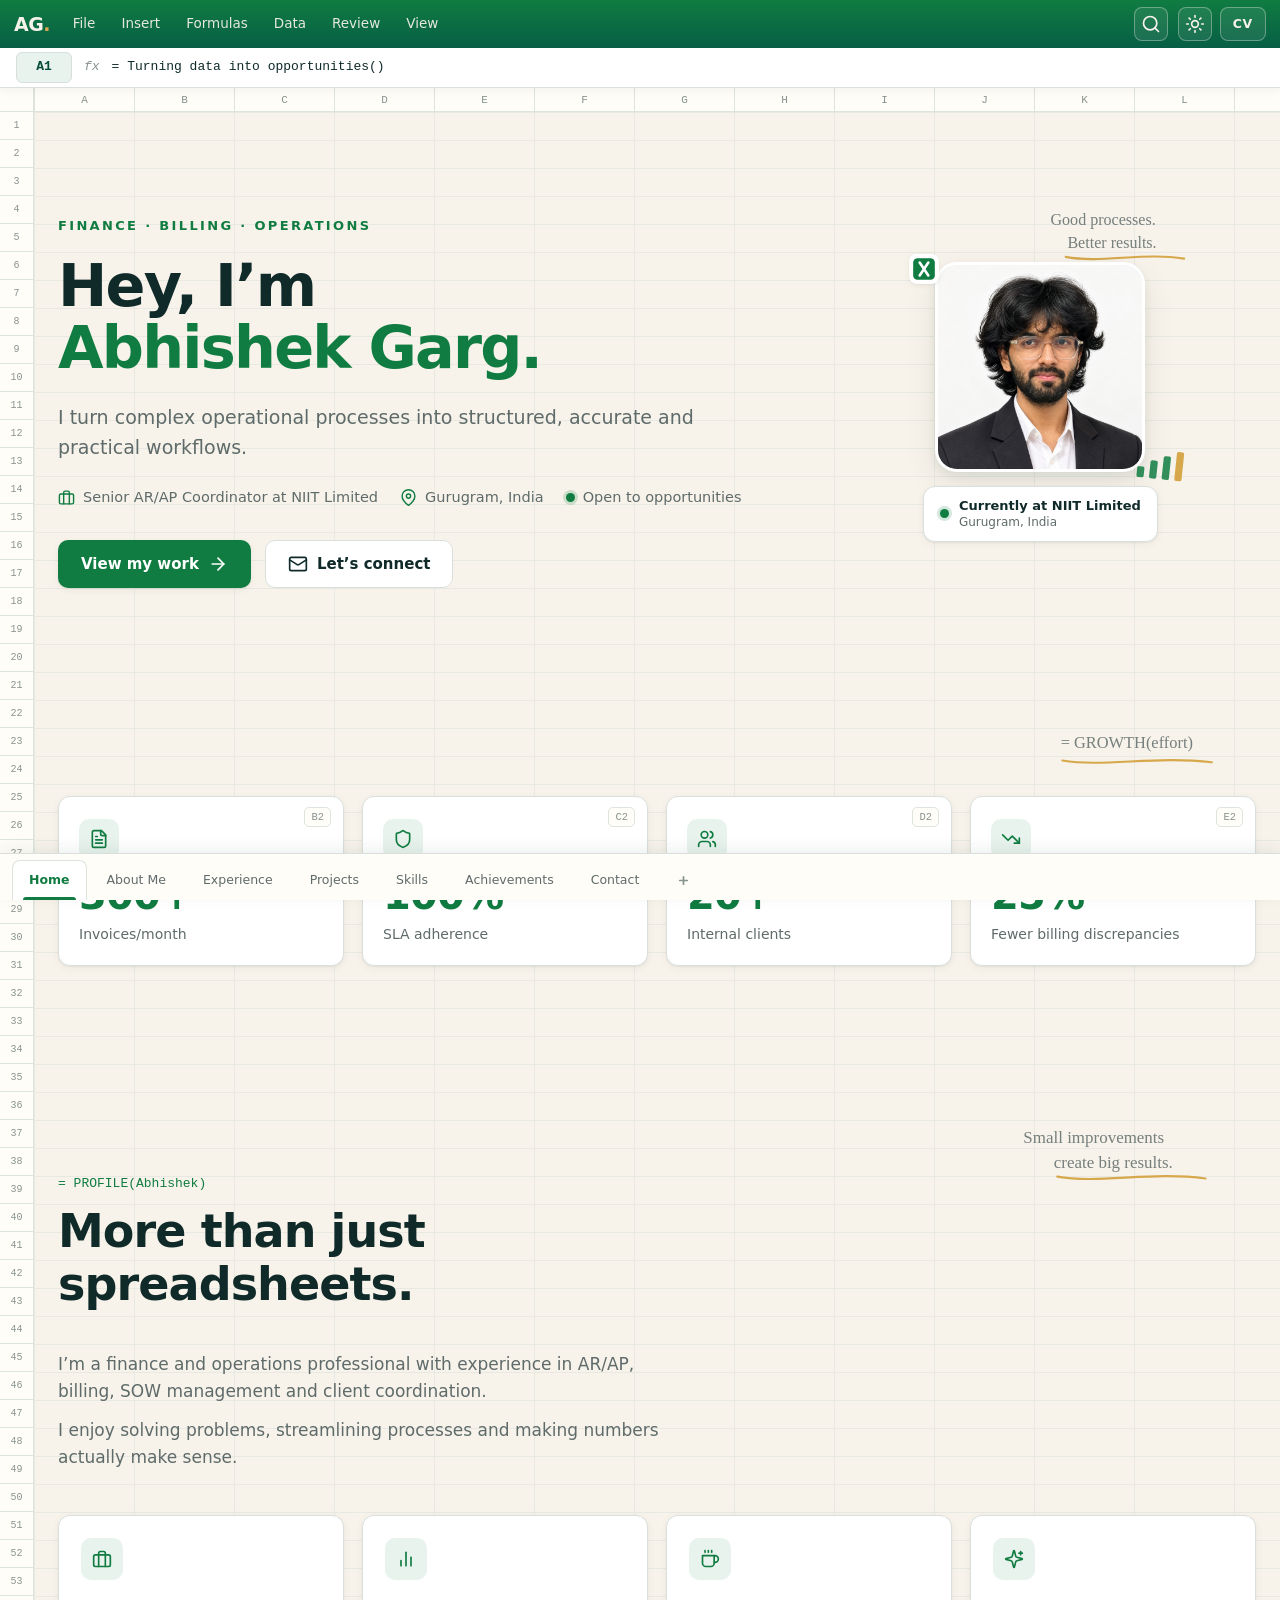
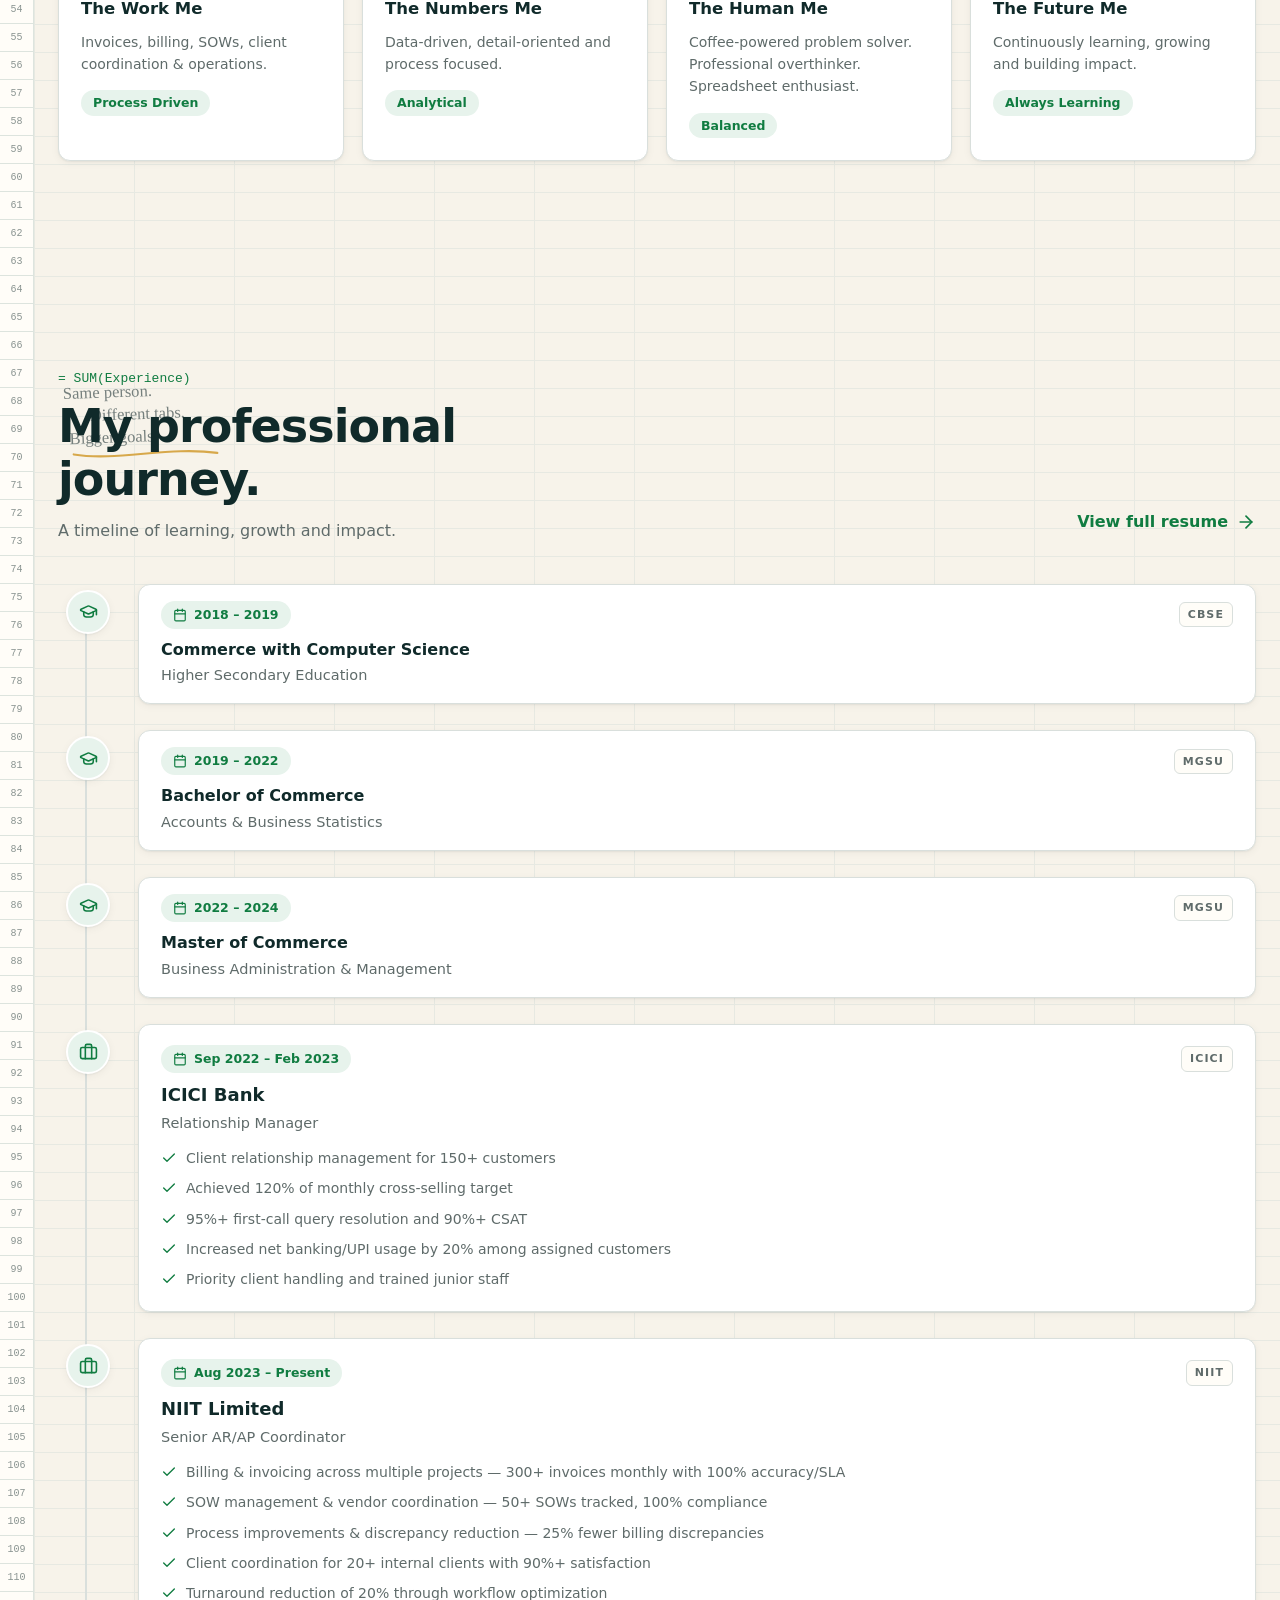
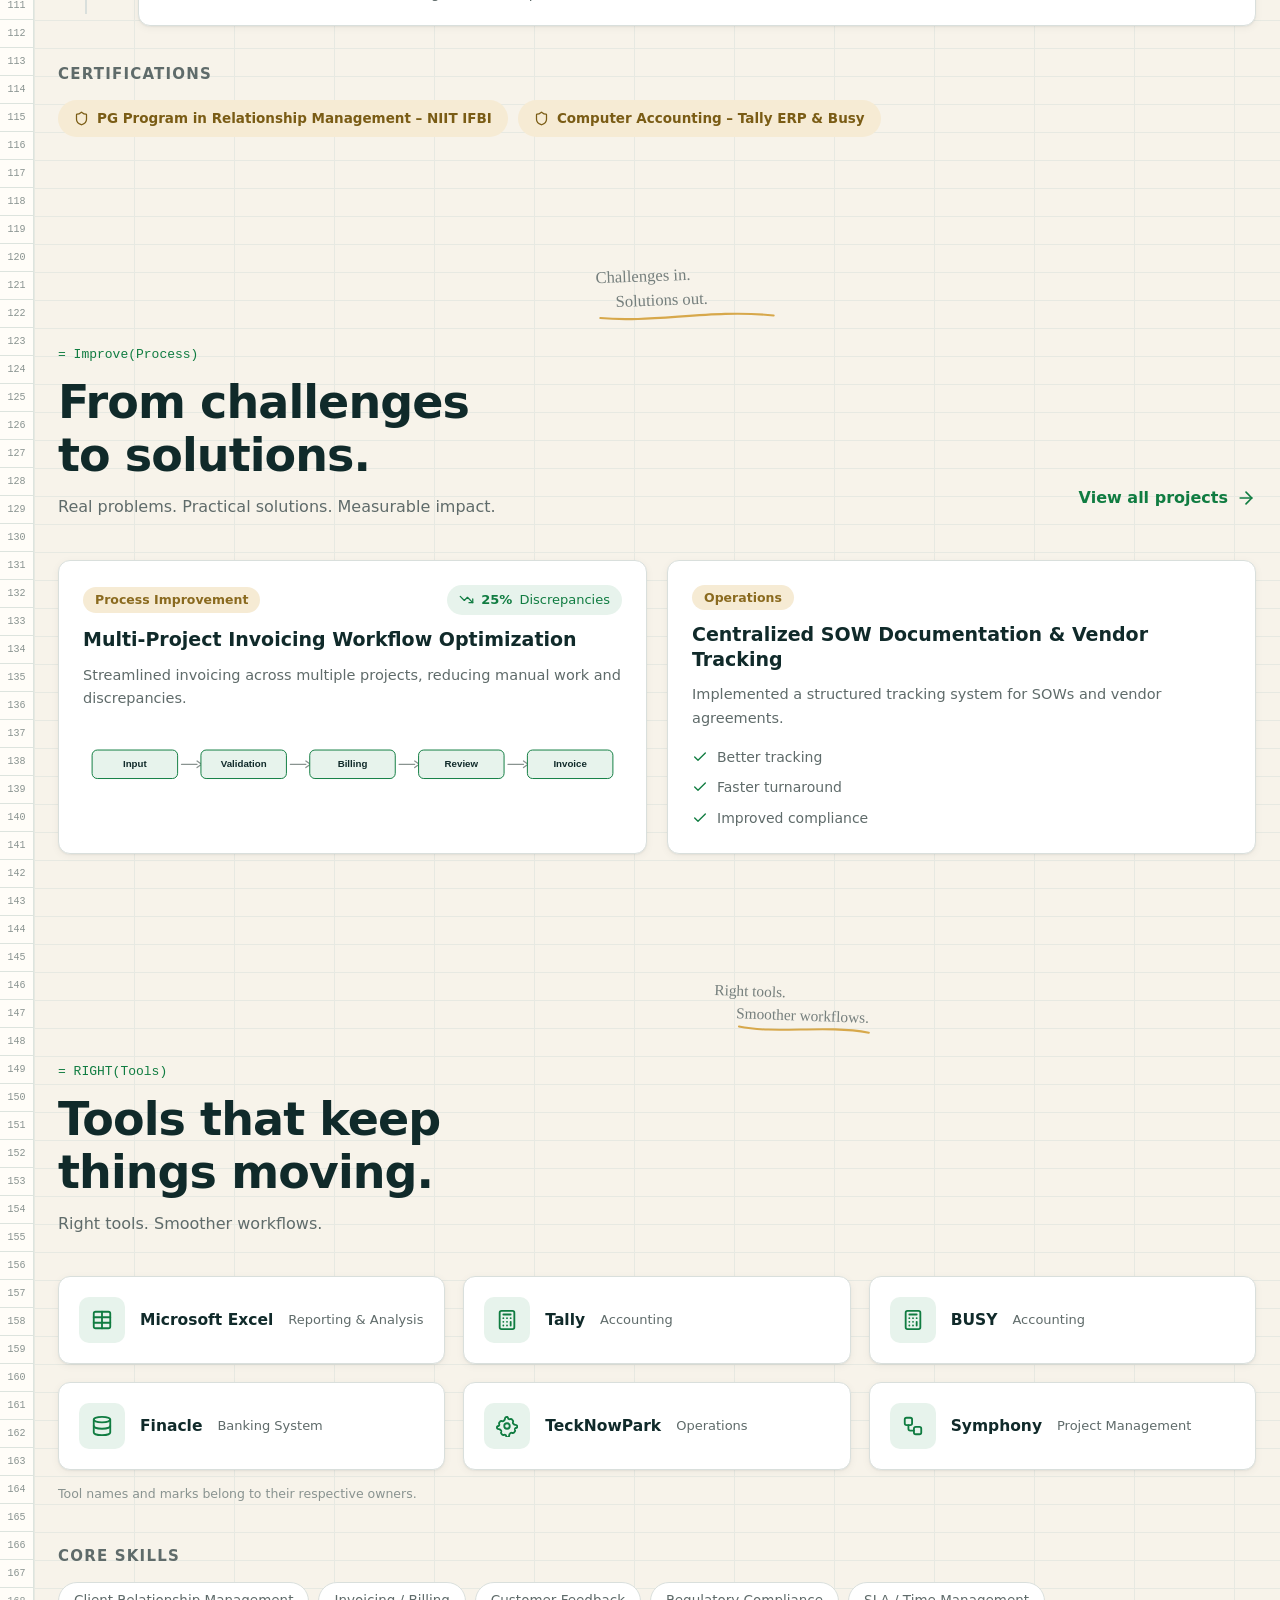
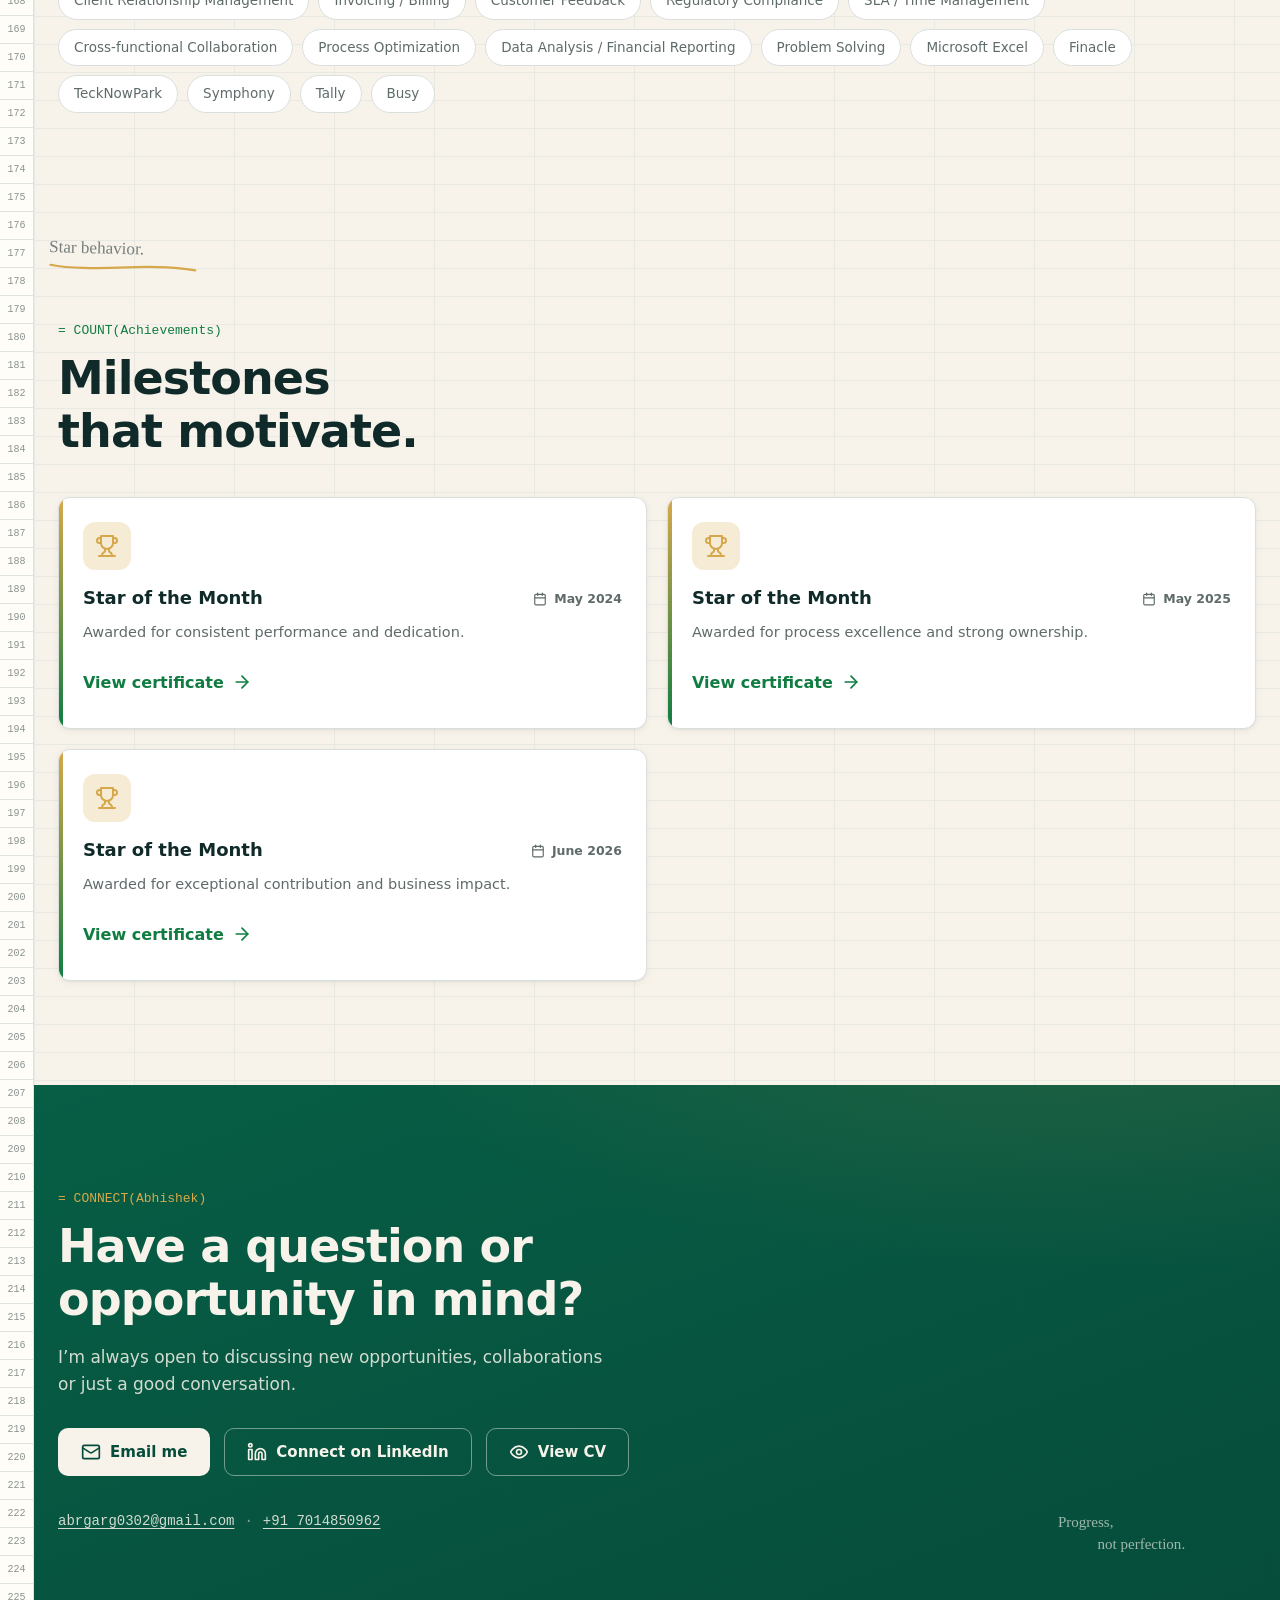
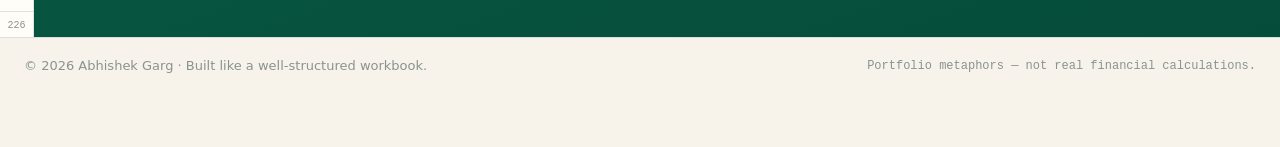
<file: index.html>
<!DOCTYPE html>
<html lang="en" data-theme="light">
<head>
  <meta charset="UTF-8">
  <meta name="viewport" content="width=device-width, initial-scale=1.0">
  <title>Abhishek Garg | Senior AR/AP Coordinator</title>
  <meta name="description" content="Portfolio of Abhishek Garg, Senior AR/AP Coordinator specializing in billing, operations, SOW management and client coordination.">
  <meta name="theme-color" content="#107C41">

  <!--
    PUBLISH NOTE (GitHub Pages):
    When the final URL is known (https://<user>.github.io/<repo>/), uncomment and fill in:
    <link rel="canonical" href="https://<user>.github.io/<repo>/">
    <meta property="og:url" content="https://<user>.github.io/<repo>/">
    <meta property="og:image" content="https://<user>.github.io/<repo>/assets/profile/abhishek-profile.jpg">
  -->
  <meta property="og:type" content="website">
  <meta property="og:title" content="Abhishek Garg | Senior AR/AP Coordinator">
  <meta property="og:description" content="Portfolio of Abhishek Garg, Senior AR/AP Coordinator specializing in billing, operations, SOW management and client coordination.">

  <link rel="icon" type="image/svg+xml" href="assets/icons/favicon.svg">
  <link rel="stylesheet" href="styles.css?v=8">

  <script>
    /* Set theme before first paint to avoid a flash */
    (function () {
      try {
        var t = localStorage.getItem('ag-theme');
        if (t !== 'dark' && t !== 'light') {
          t = (window.matchMedia && window.matchMedia('(prefers-color-scheme: dark)').matches) ? 'dark' : 'light';
        }
        document.documentElement.setAttribute('data-theme', t);
      } catch (e) { document.documentElement.setAttribute('data-theme', 'light'); }
    })();
  </script>
</head>
<body>

  <a class="skip-link" href="#main">Skip to main content</a>

  <!-- ================= SVG ICON SPRITE (Lucide-style, 2px stroke) ================= -->
  <svg xmlns="http://www.w3.org/2000/svg" style="display:none" aria-hidden="true">
    <symbol id="i-home" viewBox="0 0 24 24" fill="none" stroke="currentColor" stroke-width="2" stroke-linecap="round" stroke-linejoin="round"><path d="M3 9l9-7 9 7v11a2 2 0 0 1-2 2H5a2 2 0 0 1-2-2z"/><polyline points="9 22 9 12 15 12 15 22"/></symbol>
    <symbol id="i-briefcase" viewBox="0 0 24 24" fill="none" stroke="currentColor" stroke-width="2" stroke-linecap="round" stroke-linejoin="round"><rect x="2" y="7" width="20" height="14" rx="2"/><path d="M16 21V5a2 2 0 0 0-2-2h-4a2 2 0 0 0-2 2v16"/></symbol>
    <symbol id="i-map-pin" viewBox="0 0 24 24" fill="none" stroke="currentColor" stroke-width="2" stroke-linecap="round" stroke-linejoin="round"><path d="M21 10c0 7-9 13-9 13s-9-6-9-13a9 9 0 0 1 18 0z"/><circle cx="12" cy="10" r="3"/></symbol>
    <symbol id="i-mail" viewBox="0 0 24 24" fill="none" stroke="currentColor" stroke-width="2" stroke-linecap="round" stroke-linejoin="round"><rect x="2" y="4" width="20" height="16" rx="2"/><path d="m22 7-8.97 5.7a1.94 1.94 0 0 1-2.06 0L2 7"/></symbol>
    <symbol id="i-linkedin" viewBox="0 0 24 24" fill="none" stroke="currentColor" stroke-width="2" stroke-linecap="round" stroke-linejoin="round"><path d="M16 8a6 6 0 0 1 6 6v7h-4v-7a2 2 0 0 0-2-2 2 2 0 0 0-2 2v7h-4v-7a6 6 0 0 1 6-6z"/><rect x="2" y="9" width="4" height="12"/><circle cx="4" cy="4" r="2"/></symbol>
    <symbol id="i-download" viewBox="0 0 24 24" fill="none" stroke="currentColor" stroke-width="2" stroke-linecap="round" stroke-linejoin="round"><path d="M21 15v4a2 2 0 0 1-2 2H5a2 2 0 0 1-2-2v-4"/><polyline points="7 10 12 15 17 10"/><line x1="12" y1="15" x2="12" y2="3"/></symbol>
    <symbol id="i-search" viewBox="0 0 24 24" fill="none" stroke="currentColor" stroke-width="2" stroke-linecap="round" stroke-linejoin="round"><circle cx="11" cy="11" r="8"/><line x1="21" y1="21" x2="16.65" y2="16.65"/></symbol>
    <symbol id="i-sun" viewBox="0 0 24 24" fill="none" stroke="currentColor" stroke-width="2" stroke-linecap="round" stroke-linejoin="round"><circle cx="12" cy="12" r="4"/><path d="M12 2v2M12 20v2M4.93 4.93l1.41 1.41M17.66 17.66l1.41 1.41M2 12h2M20 12h2M6.34 17.66l-1.41 1.41M19.07 4.93l-1.41 1.41"/></symbol>
    <symbol id="i-moon" viewBox="0 0 24 24" fill="none" stroke="currentColor" stroke-width="2" stroke-linecap="round" stroke-linejoin="round"><path d="M12 3a6 6 0 0 0 9 9 9 9 0 1 1-9-9Z"/></symbol>
    <symbol id="i-bar-chart" viewBox="0 0 24 24" fill="none" stroke="currentColor" stroke-width="2" stroke-linecap="round" stroke-linejoin="round"><line x1="18" y1="20" x2="18" y2="10"/><line x1="12" y1="20" x2="12" y2="4"/><line x1="6" y1="20" x2="6" y2="14"/></symbol>
    <symbol id="i-shield" viewBox="0 0 24 24" fill="none" stroke="currentColor" stroke-width="2" stroke-linecap="round" stroke-linejoin="round"><path d="M20 13c0 5-3.5 7.5-7.66 8.95a1 1 0 0 1-.67-.01C7.5 20.5 4 18 4 13V6a1 1 0 0 1 1-1c2 0 4.5-1.2 6.24-2.72a1 1 0 0 1 1.52 0C14.51 3.81 17 5 19 5a1 1 0 0 1 1 1z"/></symbol>
    <symbol id="i-users" viewBox="0 0 24 24" fill="none" stroke="currentColor" stroke-width="2" stroke-linecap="round" stroke-linejoin="round"><path d="M16 21v-2a4 4 0 0 0-4-4H6a4 4 0 0 0-4 4v2"/><circle cx="9" cy="7" r="4"/><path d="M22 21v-2a4 4 0 0 0-3-3.87"/><path d="M16 3.13a4 4 0 0 1 0 7.75"/></symbol>
    <symbol id="i-file-text" viewBox="0 0 24 24" fill="none" stroke="currentColor" stroke-width="2" stroke-linecap="round" stroke-linejoin="round"><path d="M15 2H6a2 2 0 0 0-2 2v16a2 2 0 0 0 2 2h12a2 2 0 0 0 2-2V7Z"/><path d="M14 2v4a2 2 0 0 0 2 2h4"/><path d="M16 13H8M16 17H8M10 9H8"/></symbol>
    <symbol id="i-workflow" viewBox="0 0 24 24" fill="none" stroke="currentColor" stroke-width="2" stroke-linecap="round" stroke-linejoin="round"><rect x="3" y="3" width="8" height="8" rx="2"/><path d="M7 11v4a2 2 0 0 0 2 2h4"/><rect x="13" y="13" width="8" height="8" rx="2"/></symbol>
    <symbol id="i-wrench" viewBox="0 0 24 24" fill="none" stroke="currentColor" stroke-width="2" stroke-linecap="round" stroke-linejoin="round"><path d="M14.7 6.3a1 1 0 0 0 0 1.4l1.6 1.6a1 1 0 0 0 1.4 0l3.77-3.77a6 6 0 0 1-7.94 7.94l-6.91 6.91a2.12 2.12 0 0 1-3-3l6.91-6.91a6 6 0 0 1 7.94-7.94l-3.76 3.76z"/></symbol>
    <symbol id="i-trophy" viewBox="0 0 24 24" fill="none" stroke="currentColor" stroke-width="2" stroke-linecap="round" stroke-linejoin="round"><path d="M6 9H4.5a2.5 2.5 0 0 1 0-5H6"/><path d="M18 9h1.5a2.5 2.5 0 0 0 0-5H18"/><path d="M4 22h16"/><path d="M10 14.66V17c0 .55-.47.98-.97 1.21C7.85 18.75 7 20.24 7 22"/><path d="M14 14.66V17c0 .55.47.98.97 1.21C16.15 18.75 17 20.24 17 22"/><path d="M18 2H6v7a6 6 0 0 0 12 0V2Z"/></symbol>
    <symbol id="i-graduation-cap" viewBox="0 0 24 24" fill="none" stroke="currentColor" stroke-width="2" stroke-linecap="round" stroke-linejoin="round"><path d="M21.42 10.922a1 1 0 0 0-.019-1.838L12.83 5.18a2 2 0 0 0-1.66 0L2.6 9.08a1 1 0 0 0 0 1.832l8.57 3.908a2 2 0 0 0 1.66 0z"/><path d="M22 10v6"/><path d="M6 12.5V16a6 3 0 0 0 12 0v-3.5"/></symbol>
    <symbol id="i-arrow-right" viewBox="0 0 24 24" fill="none" stroke="currentColor" stroke-width="2" stroke-linecap="round" stroke-linejoin="round"><path d="M5 12h14"/><path d="m12 5 7 7-7 7"/></symbol>
    <symbol id="i-check" viewBox="0 0 24 24" fill="none" stroke="currentColor" stroke-width="2" stroke-linecap="round" stroke-linejoin="round"><path d="M20 6 9 17l-5-5"/></symbol>
    <symbol id="i-plus" viewBox="0 0 24 24" fill="none" stroke="currentColor" stroke-width="2" stroke-linecap="round" stroke-linejoin="round"><path d="M5 12h14"/><path d="M12 5v14"/></symbol>
    <symbol id="i-menu" viewBox="0 0 24 24" fill="none" stroke="currentColor" stroke-width="2" stroke-linecap="round" stroke-linejoin="round"><line x1="4" y1="12" x2="20" y2="12"/><line x1="4" y1="6" x2="20" y2="6"/><line x1="4" y1="18" x2="20" y2="18"/></symbol>
    <symbol id="i-x" viewBox="0 0 24 24" fill="none" stroke="currentColor" stroke-width="2" stroke-linecap="round" stroke-linejoin="round"><path d="M18 6 6 18"/><path d="m6 6 12 12"/></symbol>
    <symbol id="i-settings" viewBox="0 0 24 24" fill="none" stroke="currentColor" stroke-width="2" stroke-linecap="round" stroke-linejoin="round"><path d="M12.22 2h-.44a2 2 0 0 0-2 2v.18a2 2 0 0 1-1 1.73l-.43.58a2 2 0 0 1-1.53.22l-.17-.06a2 2 0 0 0-2.28.62l-.28.28a2 2 0 0 0-.62 2.28l.06.17a2 2 0 0 1-.22 1.53l-.58.43a2 2 0 0 0-1.73 1v.44a2 2 0 0 0 2 2h.18a2 2 0 0 1 1.73 1l.58.43a2 2 0 0 1 .22 1.53l-.06.17a2 2 0 0 0 .62 2.28l.28.28a2 2 0 0 0 2.28.62l.17-.06a2 2 0 0 1 1.53.22l.43.58a2 2 0 0 0 1 1.73h.44a2 2 0 0 0 2-2v-.18a2 2 0 0 1 1-1.73l.43-.58a2 2 0 0 1 1.53-.22l.17.06a2 2 0 0 0 2.28-.62l.28-.28a2 2 0 0 0 .62-2.28l-.06-.17a2 2 0 0 1 .22-1.53l.58-.43a2 2 0 0 0 1.73-1v-.44a2 2 0 0 0-2-2h-.18a2 2 0 0 1-1.73-1l-.58-.43a2 2 0 0 1-.22-1.53l.06-.17a2 2 0 0 0-.62-2.28l-.28-.28a2 2 0 0 0-2.28-.62l-.17.06a2 2 0 0 1-1.53-.22l-.43-.58a2 2 0 0 0-1-1.73z"/><circle cx="12" cy="12" r="3"/></symbol>
    <symbol id="i-sigma" viewBox="0 0 24 24" fill="none" stroke="currentColor" stroke-width="2" stroke-linecap="round" stroke-linejoin="round"><path d="M18 7V4H6l6 8-6 8h12v-3"/></symbol>
    <symbol id="i-database" viewBox="0 0 24 24" fill="none" stroke="currentColor" stroke-width="2" stroke-linecap="round" stroke-linejoin="round"><ellipse cx="12" cy="5" rx="9" ry="3"/><path d="M3 5v14a9 3 0 0 0 18 0V5"/><path d="M3 12a9 3 0 0 0 18 0"/></symbol>
    <symbol id="i-filter" viewBox="0 0 24 24" fill="none" stroke="currentColor" stroke-width="2" stroke-linecap="round" stroke-linejoin="round"><polygon points="22 3 2 3 10 12.46 10 19 14 21 14 12.46 22 3"/></symbol>
    <symbol id="i-calendar" viewBox="0 0 24 24" fill="none" stroke="currentColor" stroke-width="2" stroke-linecap="round" stroke-linejoin="round"><rect x="3" y="4" width="18" height="18" rx="2"/><line x1="16" y1="2" x2="16" y2="6"/><line x1="8" y1="2" x2="8" y2="6"/><line x1="3" y1="10" x2="21" y2="10"/></symbol>
    <symbol id="i-trending-down" viewBox="0 0 24 24" fill="none" stroke="currentColor" stroke-width="2" stroke-linecap="round" stroke-linejoin="round"><polyline points="22 17 13.5 8.5 8.5 13.5 2 7"/><polyline points="16 17 22 17 22 11"/></symbol>
    <symbol id="i-table" viewBox="0 0 24 24" fill="none" stroke="currentColor" stroke-width="2" stroke-linecap="round" stroke-linejoin="round"><rect x="3" y="3" width="18" height="18" rx="2"/><line x1="3" y1="9" x2="21" y2="9"/><line x1="3" y1="15" x2="21" y2="15"/><line x1="12" y1="3" x2="12" y2="21"/></symbol>
    <symbol id="i-calculator" viewBox="0 0 24 24" fill="none" stroke="currentColor" stroke-width="2" stroke-linecap="round" stroke-linejoin="round"><rect x="4" y="2" width="16" height="20" rx="2"/><line x1="8" y1="6" x2="16" y2="6"/><line x1="16" y1="14" x2="16" y2="18"/><path d="M16 10h.01M12 10h.01M8 10h.01M8 14h.01M12 14h.01M8 18h.01M12 18h.01"/></symbol>
    <symbol id="i-phone" viewBox="0 0 24 24" fill="none" stroke="currentColor" stroke-width="2" stroke-linecap="round" stroke-linejoin="round"><path d="M22 16.92v3a2 2 0 0 1-2.18 2 19.79 19.79 0 0 1-8.63-3.07 19.5 19.5 0 0 1-6-6 19.79 19.79 0 0 1-3.07-8.67A2 2 0 0 1 4.11 2h3a2 2 0 0 1 2 1.72 12.84 12.84 0 0 0 .7 2.81 2 2 0 0 1-.45 2.11L8.09 9.91a16 16 0 0 0 6 6l1.27-1.27a2 2 0 0 1 2.11-.45 12.84 12.84 0 0 0 2.81.7A2 2 0 0 1 22 16.92z"/></symbol>
    <symbol id="i-folder" viewBox="0 0 24 24" fill="none" stroke="currentColor" stroke-width="2" stroke-linecap="round" stroke-linejoin="round"><path d="M20 20a2 2 0 0 0 2-2V8a2 2 0 0 0-2-2h-7.9a2 2 0 0 1-1.69-.9L9.6 3.9A2 2 0 0 0 7.93 3H4a2 2 0 0 0-2 2v13a2 2 0 0 0 2 2Z"/></symbol>
    <symbol id="i-coffee" viewBox="0 0 24 24" fill="none" stroke="currentColor" stroke-width="2" stroke-linecap="round" stroke-linejoin="round"><path d="M17 8h1a4 4 0 1 1 0 8h-1"/><path d="M3 8h14v9a4 4 0 0 1-4 4H7a4 4 0 0 1-4-4Z"/><line x1="6" y1="2" x2="6" y2="4"/><line x1="10" y1="2" x2="10" y2="4"/><line x1="14" y1="2" x2="14" y2="4"/></symbol>
    <symbol id="i-sparkles" viewBox="0 0 24 24" fill="none" stroke="currentColor" stroke-width="2" stroke-linecap="round" stroke-linejoin="round"><path d="M9.937 15.5A2 2 0 0 0 8.5 14.063l-6.135-1.582a.5.5 0 0 1 0-.962L8.5 9.936A2 2 0 0 0 9.937 8.5l1.582-6.135a.5.5 0 0 1 .963 0L14.063 8.5A2 2 0 0 0 15.5 9.937l6.135 1.581a.5.5 0 0 1 0 .964L15.5 14.063a2 2 0 0 0-1.437 1.408l-1.582 6.135a.5.5 0 0 1-.963 0z"/><path d="M20 3v4"/><path d="M22 5h-4"/></symbol>
    <symbol id="i-eye" viewBox="0 0 24 24" fill="none" stroke="currentColor" stroke-width="2" stroke-linecap="round" stroke-linejoin="round"><path d="M2 12s3-7 10-7 10 7 10 7-3 7-10 7-10-7-10-7Z"/><circle cx="12" cy="12" r="3"/></symbol>
  </svg>

  <!-- ================= DATA ERROR BANNER (shown only if portfolio.json fails) ================= -->
  <div id="data-error" hidden role="alert" style="background:#B42318;color:#fff;padding:12px 16px;font-size:14px;">
    Content could not be loaded. This site fetches <code>data/portfolio.json</code> — serve the folder over HTTP
    (for example <code>python -m http.server</code>) instead of opening the file directly.
  </div>

  <!-- ================= STICKY EXCEL RIBBON (the only top bar) ================= -->
  <div class="ribbon" id="ribbon" role="toolbar" aria-label="Portfolio ribbon (visual Excel metaphor)">
    <a class="ribbon-brand" href="#home" aria-label="Abhishek Garg — home">AG<span class="brand-dot">.</span></a>
    <span class="ribbon-title" aria-hidden="true">Abhishek_Garg_Portfolio.xlsx</span>

    <div class="ribbon-tabs">
      <button class="ribbon-btn" type="button" data-ribbon="file">File</button>
      <button class="ribbon-btn" type="button" data-ribbon="insert">Insert</button>
      <button class="ribbon-btn" type="button" data-ribbon="formulas">Formulas</button>
      <button class="ribbon-btn" type="button" data-ribbon="data">Data</button>
      <button class="ribbon-btn" type="button" data-ribbon="review">Review</button>
      <button class="ribbon-btn" type="button" data-ribbon="view">View</button>
    </div>

    <div class="header-actions">
      <div class="search-wrap" id="search-wrap">
        <button class="icon-btn search-toggle" id="search-toggle" type="button" aria-label="Search portfolio sections" aria-expanded="false">
          <svg class="icon" aria-hidden="true"><use href="#i-search"></use></svg>
        </button>
        <input type="search" id="search-input" class="search-input" placeholder="Search opportunities..." aria-label="Search portfolio sections" autocomplete="off" tabindex="-1">
        <div id="search-results" class="search-results" hidden></div>
      </div>
      <button class="icon-btn theme-toggle" id="theme-toggle" type="button" aria-label="Switch to dark theme">
        <svg class="icon icon-sun" aria-hidden="true"><use href="#i-sun"></use></svg>
        <svg class="icon icon-moon" aria-hidden="true"><use href="#i-moon"></use></svg>
      </button>
      <a class="cv-chip" data-cv-link href="cv/Abhishek_Garg_CV_Final.pdf" title="View CV (opens in a new tab)">CV</a>
      <button class="icon-btn menu-toggle" id="menu-toggle" type="button" aria-label="Open menu" aria-expanded="false">
        <svg class="icon" aria-hidden="true"><use href="#i-menu"></use></svg>
      </button>
    </div>

    <div class="ribbon-panel" id="ribbon-panel" hidden>
      <div id="ribbon-panel-content"></div>
    </div>
  </div>

  <!-- ================= MOBILE MENU OVERLAY ================= -->
  <div class="mobile-menu" id="mobile-menu" hidden>
    <div class="mobile-menu-head">
      <span class="brand-mark">AG<span class="brand-dot">.</span></span>
      <button class="icon-btn" id="mobile-menu-close" type="button" aria-label="Close menu">
        <svg class="icon" aria-hidden="true"><use href="#i-x"></use></svg>
      </button>
    </div>
    <nav aria-label="Mobile">
      <a class="mobile-menu-link" href="#home">Home</a>
      <a class="mobile-menu-link" href="#about">About</a>
      <a class="mobile-menu-link" href="#experience">Experience</a>
      <a class="mobile-menu-link" href="#projects">Projects</a>
      <a class="mobile-menu-link" href="#skills">Skills</a>
      <a class="mobile-menu-link" href="#achievements">Achievements</a>
      <a class="mobile-menu-link" href="#contact">Contact</a>
    </nav>
    <div class="mobile-menu-actions">
      <button class="icon-btn theme-toggle" type="button" aria-label="Toggle theme">
        <svg class="icon icon-sun" aria-hidden="true"><use href="#i-sun"></use></svg>
        <svg class="icon icon-moon" aria-hidden="true"><use href="#i-moon"></use></svg>
      </button>
      <a class="btn btn-ghost" data-cv-link href="cv/Abhishek_Garg_CV_Final.pdf">
        <svg class="icon" aria-hidden="true"><use href="#i-eye"></use></svg>
        <span>View CV</span>
      </a>
    </div>
  </div>

  <!-- ================= FORMULA BAR ================= -->
  <div class="formula-bar" aria-hidden="true">
    <span class="name-box" id="name-box">A1</span>
    <span class="fx-label">fx</span>
    <span class="formula-text" id="formula-text">= Turning data into opportunities()</span>
  </div>

  <!-- ================= MAIN ================= -->
  <main id="main">
    <!-- Decorative spreadsheet chrome (anchored to main so it stays visible) -->
    <div class="grid-corner" aria-hidden="true"></div>
    <div class="col-strip" id="col-strip" aria-hidden="true"></div>
    <div class="row-rail" id="row-rail" aria-hidden="true"></div>

    <!-- HERO -->
    <section class="hero section" id="home">
      <div class="container hero-grid">
        <div class="hero-content">
          <p class="eyebrow" id="hero-eyebrow">FINANCE · BILLING · OPERATIONS</p>
          <h1 id="hero-heading">Hey, I’m<br><span class="hero-name">Abhishek Garg.</span></h1>
          <p class="hero-desc" id="hero-description">I turn complex operational processes into structured, accurate and practical workflows.</p>

          <ul class="hero-meta">
            <li><svg class="icon" aria-hidden="true"><use href="#i-briefcase"></use></svg><span id="meta-role-text">Senior AR/AP Coordinator at NIIT Limited</span></li>
            <li><svg class="icon" aria-hidden="true"><use href="#i-map-pin"></use></svg><span id="meta-location-text">Gurugram, India</span></li>
            <li><span class="status-dot" aria-hidden="true"></span><span id="meta-availability-text">Open to opportunities</span></li>
          </ul>

          <div class="hero-actions">
            <a class="btn btn-primary" id="btn-hero-work" href="#projects">
              <span>View my work</span>
              <svg class="icon icon-shift" aria-hidden="true"><use href="#i-arrow-right"></use></svg>
            </a>
            <a class="btn btn-outline" id="btn-hero-connect" href="#contact">
              <svg class="icon" aria-hidden="true"><use href="#i-mail"></use></svg>
              <span>Let’s connect</span>
            </a>
          </div>
        </div>

        <div class="hero-aside">
          <figure class="profile-wrap">
            <img id="profile-img" src="assets/profile/abhishek-profile.jpg" alt="Portrait of Abhishek Garg" width="160" height="160">
            <figcaption class="status-card">
              <span class="status-dot" aria-hidden="true"></span>
              <span>
                <strong id="status-company">Currently at NIIT Limited</strong>
                <em id="status-location">Gurugram, India</em>
              </span>
            </figcaption>
            <svg class="mini-chart" viewBox="0 0 64 40" aria-hidden="true">
              <rect x="4"  y="24" width="8" height="12" rx="2"/>
              <rect x="18" y="16" width="8" height="20" rx="2"/>
              <rect x="32" y="10" width="8" height="26" rx="2"/>
              <rect x="46" y="4"  width="8" height="32" rx="2"/>
            </svg>
            <svg class="excel-chip" viewBox="0 0 24 24" aria-hidden="true">
              <rect x="2" y="2" width="20" height="20" rx="4" fill="#107C41"/>
              <path d="M8 6l8 12M16 6L8 18" stroke="#fff" stroke-width="2.4" stroke-linecap="round"/>
            </svg>
          </figure>

          <svg class="doodle doodle-hero" viewBox="0 0 260 90" aria-hidden="true">
            <text x="10" y="34" class="doodle-text">Good processes.</text>
            <text x="30" y="62" class="doodle-text">Better results.</text>
            <path class="doodle-line" d="M28 72 C 70 80, 120 66, 168 74"/>
          </svg>
        </div>
      </div>
    </section>

    <!-- KPI ROW -->
    <section class="kpi-section section" id="kpis" aria-label="Key metrics">
      <div class="container">
        <svg class="doodle doodle-kpi" viewBox="0 0 220 60" aria-hidden="true">
          <text x="10" y="26" class="doodle-text">= GROWTH(effort)</text>
          <path class="doodle-line" d="M12 40 C 60 48, 120 34, 185 42"/>
        </svg>
        <div class="kpi-grid" id="kpi-grid"></div>
      </div>
    </section>

    <!-- ABOUT -->
    <section class="section" id="about">
      <div class="container">
        <div class="section-head">
          <div>
            <p class="section-kicker">= PROFILE(Abhishek)</p>
            <h2 class="section-title">More than just<br>spreadsheets.</h2>
          </div>
        </div>
        <div class="about-body" id="about-body"></div>

        <svg class="doodle doodle-about" viewBox="0 0 280 90" aria-hidden="true">
          <text x="6" y="30" class="doodle-text">Small improvements</text>
          <text x="40" y="58" class="doodle-text">create big results.</text>
          <path class="doodle-line" d="M44 68 C 90 76, 150 62, 210 70"/>
        </svg>

        <div class="about-cards" id="about-cards"></div>
      </div>
    </section>

    <!-- PROFESSIONAL JOURNEY -->
    <section class="section" id="experience">
      <div class="container">
        <div class="section-head">
          <div>
            <p class="section-kicker">= SUM(Experience)</p>
            <h2 class="section-title">My professional<br>journey.</h2>
            <p class="section-sub">A timeline of learning, growth and impact.</p>
          </div>
          <a class="text-link" data-cv-link href="cv/Abhishek_Garg_CV_Final.pdf">
            <span>View full resume</span>
            <svg class="icon icon-shift" aria-hidden="true"><use href="#i-arrow-right"></use></svg>
          </a>
        </div>

        <svg class="doodle doodle-exp" viewBox="0 0 270 120" aria-hidden="true">
          <text x="30" y="24" class="doodle-text">Same person.</text>
          <text x="60" y="50" class="doodle-text">Different tabs.</text>
          <text x="36" y="76" class="doodle-text">Bigger goals.</text>
          <path class="doodle-line" d="M40 88 C 90 98, 150 82, 205 92"/>
        </svg>

        <div class="timeline" id="timeline"></div>
        <h3 class="certs-title">Certifications</h3>
        <ul class="certs-list" id="certs-list"></ul>
      </div>
    </section>

    <!-- PROJECTS -->
    <section class="section" id="projects">
      <div class="container">
        <div class="section-head">
          <div>
            <p class="section-kicker">= Improve(Process)</p>
            <h2 class="section-title">From challenges<br>to solutions.</h2>
            <p class="section-sub">Real problems. Practical solutions. Measurable impact.</p>
          </div>
          <a class="text-link" href="#projects">
            <span>View all projects</span>
            <svg class="icon icon-shift" aria-hidden="true"><use href="#i-arrow-right"></use></svg>
          </a>
        </div>
        <div class="projects-grid" id="projects-grid"></div>

        <svg class="doodle doodle-projects" viewBox="0 0 240 80" aria-hidden="true">
          <text x="8" y="26" class="doodle-text">Challenges in.</text>
          <text x="30" y="54" class="doodle-text">Solutions out.</text>
          <path class="doodle-line" d="M12 66 C 70 74, 140 60, 210 70"/>
        </svg>
      </div>
    </section>

    <!-- TOOLKIT / SKILLS -->
    <section class="section" id="skills">
      <div class="container">
        <div class="section-head">
          <div>
            <p class="section-kicker">= RIGHT(Tools)</p>
            <h2 class="section-title">Tools that keep<br>things moving.</h2>
            <p class="section-sub">Right tools. Smoother workflows.</p>
          </div>
        </div>
        <div class="tools-grid" id="tools-grid"></div>
        <p class="tools-note">Tool names and marks belong to their respective owners.</p>

        <svg class="doodle doodle-skills" viewBox="0 0 260 90" aria-hidden="true">
          <text x="12" y="30" class="doodle-text">Right tools.</text>
          <text x="40" y="58" class="doodle-text">Smoother workflows.</text>
          <path class="doodle-line" d="M44 68 C 90 76, 150 62, 205 70"/>
        </svg>

        <h3 class="skills-title">Core skills</h3>
        <ul class="skills-chips" id="skills-chips"></ul>
      </div>
    </section>

    <!-- ACHIEVEMENTS -->
    <section class="section" id="achievements">
      <div class="container">
        <div class="section-head">
          <div>
            <p class="section-kicker">= COUNT(Achievements)</p>
            <h2 class="section-title">Milestones<br>that motivate.</h2>
          </div>
        </div>

        <svg class="doodle doodle-ach" viewBox="0 0 200 70" aria-hidden="true">
          <text x="12" y="28" class="doodle-text">Star behavior.</text>
          <path class="doodle-line" d="M14 42 C 60 50, 120 36, 175 44"/>
        </svg>

        <div class="achievements-grid" id="achievements-grid"></div>
      </div>
    </section>

    <!-- CONTACT -->
    <section class="contact-section section" id="contact">
      <div class="container">
        <svg class="doodle doodle-contact" viewBox="0 0 240 80" aria-hidden="true">
          <text x="10" y="30" class="doodle-text doodle-light">Progress,</text>
          <text x="60" y="58" class="doodle-text doodle-light">not perfection.</text>
        </svg>

        <p class="section-kicker kicker-light">= CONNECT(Abhishek)</p>
        <h2 class="section-title title-light">Have a question or<br>opportunity in mind?</h2>
        <p class="contact-body">I’m always open to discussing new opportunities, collaborations or just a good conversation.</p>

        <div class="contact-actions">
          <a class="btn btn-light" id="btn-email" href="mailto:abrgarg0302@gmail.com">
            <svg class="icon" aria-hidden="true"><use href="#i-mail"></use></svg>
            <span>Email me</span>
          </a>
          <a class="btn btn-light-outline" id="btn-linkedin" href="#contact">
            <svg class="icon" aria-hidden="true"><use href="#i-linkedin"></use></svg>
            <span>Connect on LinkedIn</span>
          </a>
          <a class="btn btn-light-outline" data-cv-link href="cv/Abhishek_Garg_CV_Final.pdf">
            <svg class="icon" aria-hidden="true"><use href="#i-eye"></use></svg>
            <span>View CV</span>
          </a>
        </div>

        <div class="contact-data">
          <a id="contact-email-text" href="mailto:abrgarg0302@gmail.com">abrgarg0302@gmail.com</a>
          <span class="contact-sep" aria-hidden="true">·</span>
          <a id="contact-phone-link" href="tel:+917014850962">+91 7014850962</a>
        </div>
      </div>
    </section>
  </main>

  <!-- ================= WORKBOOK SHEET TABS (fixed bottom, like Excel) ================= -->
  <div class="sheet-tabs-bar" role="navigation" aria-label="Workbook sheets">
    <div class="sheet-tabs-row">
      <div class="sheet-tabs" id="sheet-tabs"></div>
    </div>
  </div>

  <!-- ================= FOOTER ================= -->
  <footer class="site-footer">
    <div class="container footer-bottom">
      <p>© <span id="year">2026</span> Abhishek Garg · Built like a well-structured workbook.</p>
      <p class="footer-note">Portfolio metaphors — not real financial calculations.</p>
    </div>
  </footer>

  <!-- ================= MOBILE BOTTOM NAV ================= -->
  <nav class="bottom-nav" aria-label="Mobile navigation">
    <a class="bottom-link" href="#home" data-section="home">
      <svg class="icon" aria-hidden="true"><use href="#i-home"></use></svg><span>Home</span>
    </a>
    <a class="bottom-link" href="#experience" data-section="experience">
      <svg class="icon" aria-hidden="true"><use href="#i-briefcase"></use></svg><span>Work</span>
    </a>
    <a class="bottom-link" href="#projects" data-section="projects">
      <svg class="icon" aria-hidden="true"><use href="#i-folder"></use></svg><span>Projects</span>
    </a>
    <a class="bottom-link" href="#skills" data-section="skills">
      <svg class="icon" aria-hidden="true"><use href="#i-wrench"></use></svg><span>Tools</span>
    </a>
    <button class="bottom-link bottom-more" id="bottom-nav-more" type="button">
      <svg class="icon" aria-hidden="true"><use href="#i-menu"></use></svg><span>More</span>
    </button>
  </nav>

  <script src="script.js?v=10"></script>
</body>
</html>
</file>
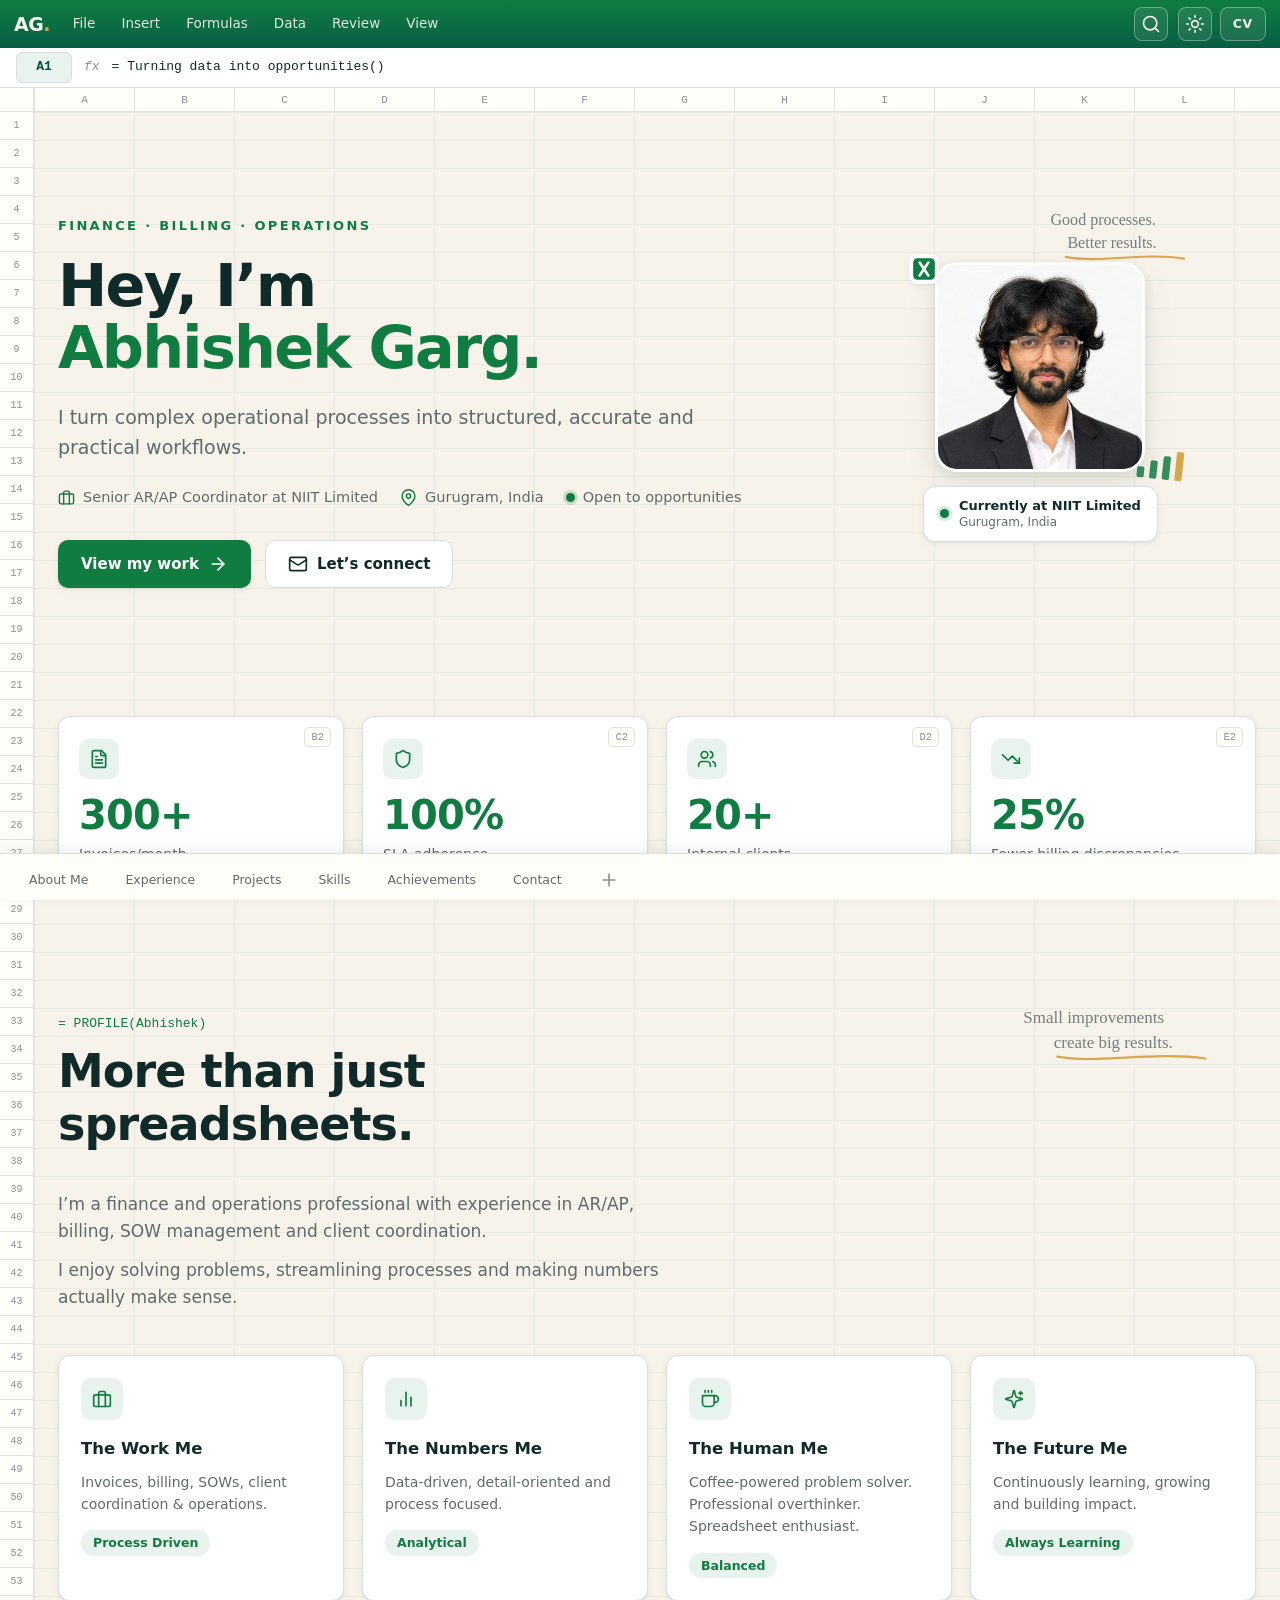
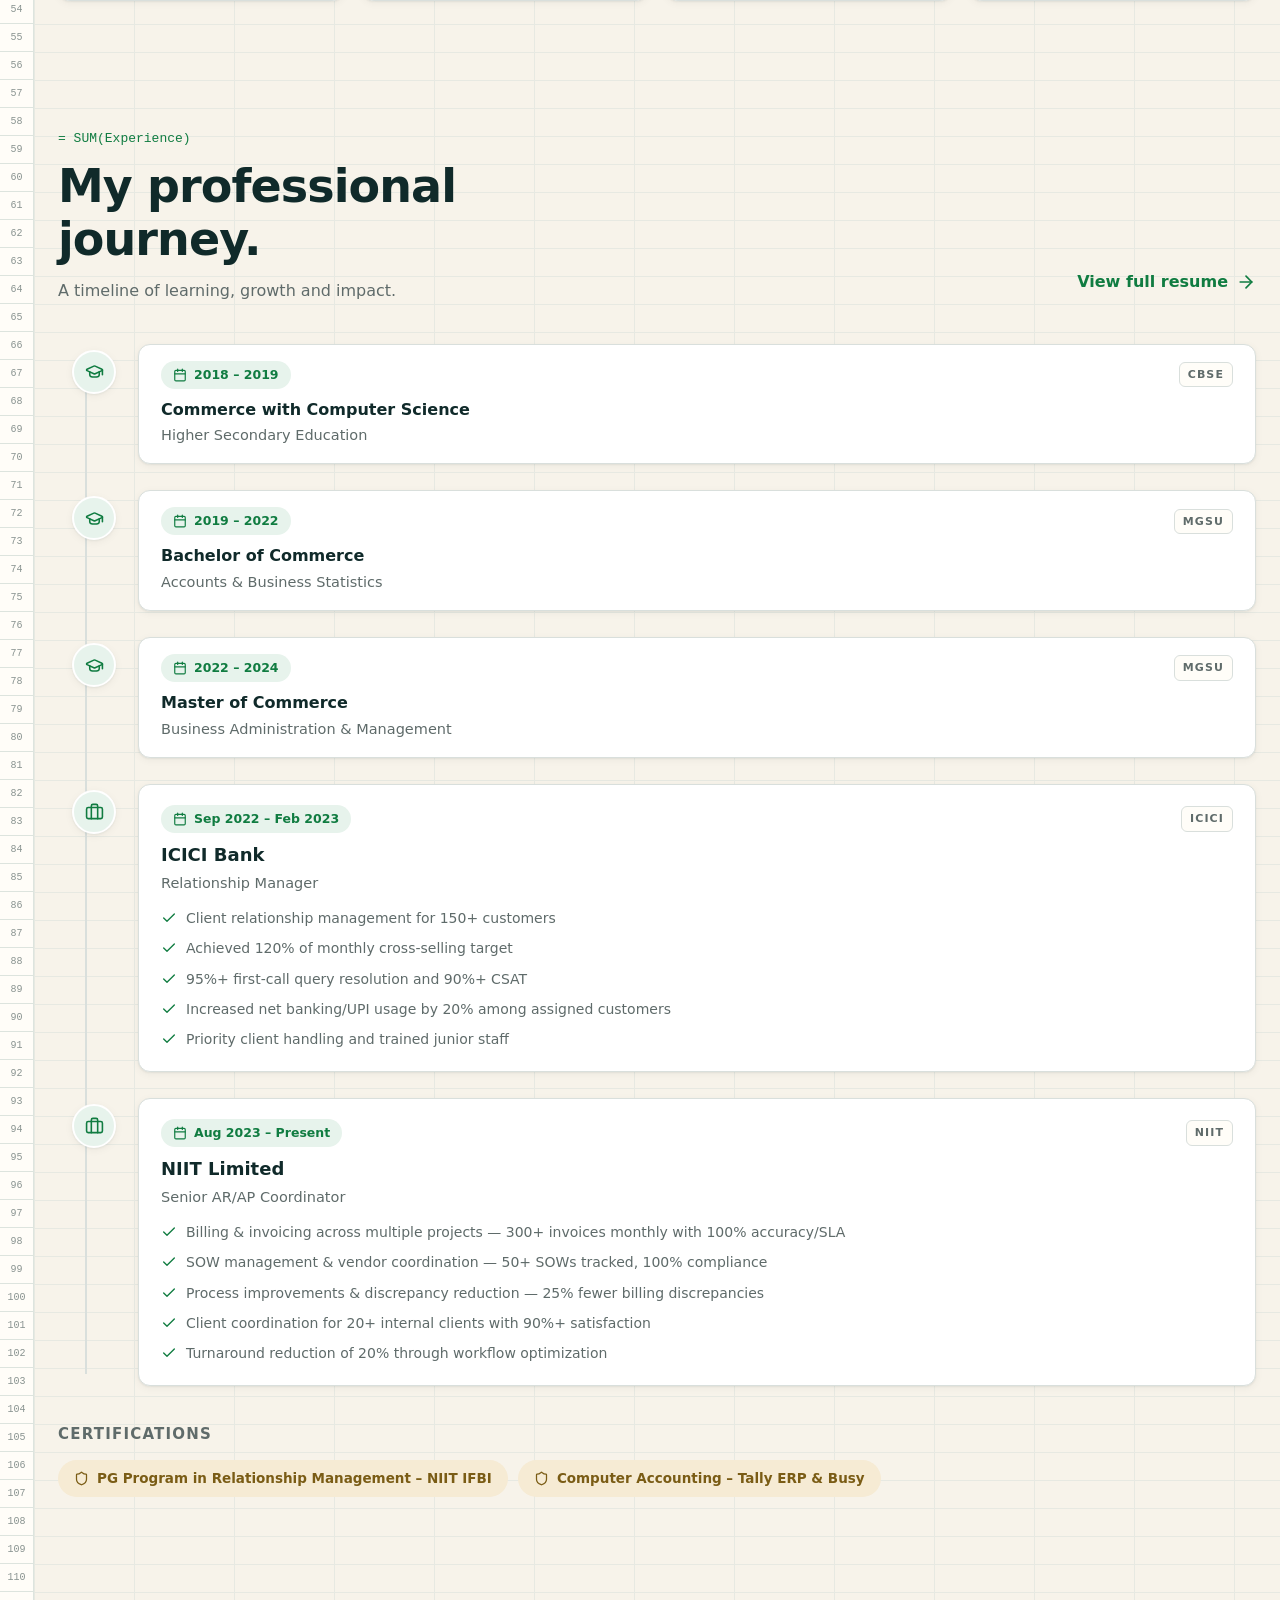
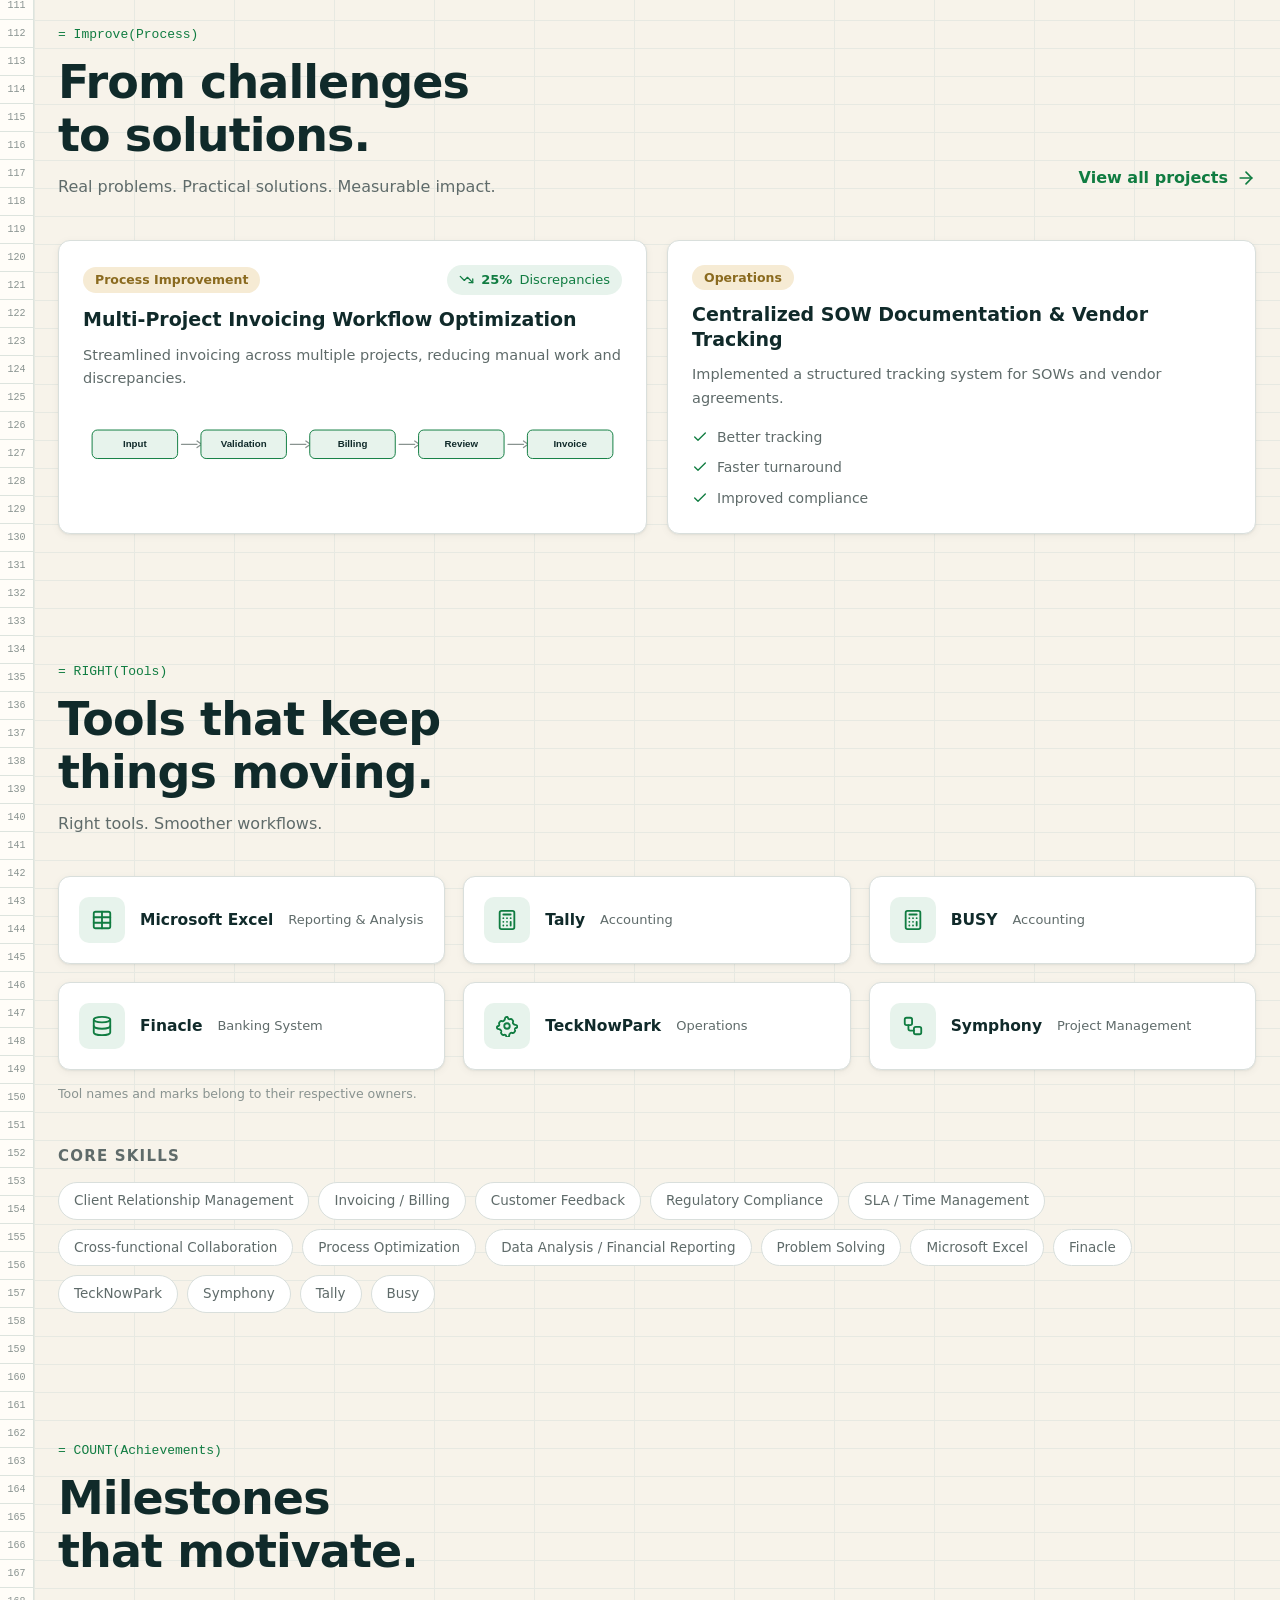
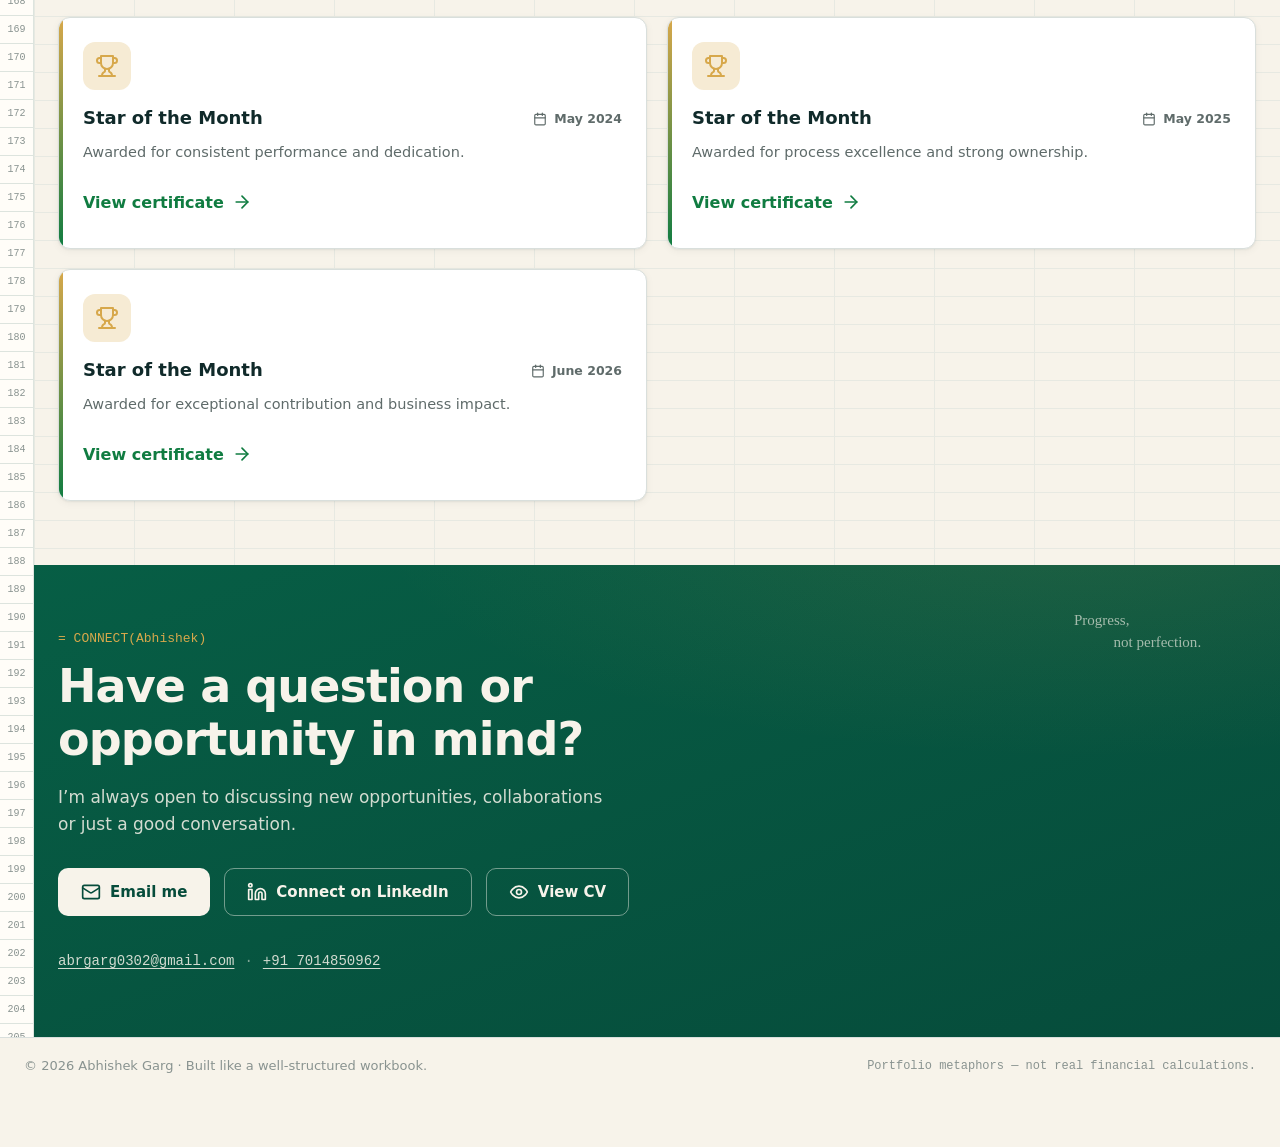
<file: portfolio/index.html>
<!DOCTYPE html>
<html lang="en" data-theme="light">
<head>
  <meta charset="UTF-8">
  <meta name="viewport" content="width=device-width, initial-scale=1.0">
  <title>Abhishek Garg | Senior AR/AP Coordinator</title>
  <meta name="description" content="Portfolio of Abhishek Garg, Senior AR/AP Coordinator specializing in billing, operations, SOW management and client coordination.">
  <meta name="theme-color" content="#107C41">

  <!--
    PUBLISH NOTE (GitHub Pages):
    When the final URL is known (https://<user>.github.io/<repo>/), uncomment and fill in:
    <link rel="canonical" href="https://<user>.github.io/<repo>/">
    <meta property="og:url" content="https://<user>.github.io/<repo>/">
    <meta property="og:image" content="https://<user>.github.io/<repo>/assets/profile/abhishek-profile.jpg">
  -->
  <meta property="og:type" content="website">
  <meta property="og:title" content="Abhishek Garg | Senior AR/AP Coordinator">
  <meta property="og:description" content="Portfolio of Abhishek Garg, Senior AR/AP Coordinator specializing in billing, operations, SOW management and client coordination.">

  <link rel="icon" type="image/svg+xml" href="assets/icons/favicon.svg">
  <link rel="stylesheet" href="styles.css">

  <script>
    /* Set theme before first paint to avoid a flash */
    (function () {
      try {
        var t = localStorage.getItem('ag-theme');
        if (t !== 'dark' && t !== 'light') {
          t = (window.matchMedia && window.matchMedia('(prefers-color-scheme: dark)').matches) ? 'dark' : 'light';
        }
        document.documentElement.setAttribute('data-theme', t);
      } catch (e) { document.documentElement.setAttribute('data-theme', 'light'); }
    })();
  </script>
</head>
<body>

  <a class="skip-link" href="#main">Skip to main content</a>

  <!-- ================= SVG ICON SPRITE (Lucide-style, 2px stroke) ================= -->
  <svg xmlns="http://www.w3.org/2000/svg" style="display:none" aria-hidden="true">
    <symbol id="i-home" viewBox="0 0 24 24" fill="none" stroke="currentColor" stroke-width="2" stroke-linecap="round" stroke-linejoin="round"><path d="M3 9l9-7 9 7v11a2 2 0 0 1-2 2H5a2 2 0 0 1-2-2z"/><polyline points="9 22 9 12 15 12 15 22"/></symbol>
    <symbol id="i-briefcase" viewBox="0 0 24 24" fill="none" stroke="currentColor" stroke-width="2" stroke-linecap="round" stroke-linejoin="round"><rect x="2" y="7" width="20" height="14" rx="2"/><path d="M16 21V5a2 2 0 0 0-2-2h-4a2 2 0 0 0-2 2v16"/></symbol>
    <symbol id="i-map-pin" viewBox="0 0 24 24" fill="none" stroke="currentColor" stroke-width="2" stroke-linecap="round" stroke-linejoin="round"><path d="M21 10c0 7-9 13-9 13s-9-6-9-13a9 9 0 0 1 18 0z"/><circle cx="12" cy="10" r="3"/></symbol>
    <symbol id="i-mail" viewBox="0 0 24 24" fill="none" stroke="currentColor" stroke-width="2" stroke-linecap="round" stroke-linejoin="round"><rect x="2" y="4" width="20" height="16" rx="2"/><path d="m22 7-8.97 5.7a1.94 1.94 0 0 1-2.06 0L2 7"/></symbol>
    <symbol id="i-linkedin" viewBox="0 0 24 24" fill="none" stroke="currentColor" stroke-width="2" stroke-linecap="round" stroke-linejoin="round"><path d="M16 8a6 6 0 0 1 6 6v7h-4v-7a2 2 0 0 0-2-2 2 2 0 0 0-2 2v7h-4v-7a6 6 0 0 1 6-6z"/><rect x="2" y="9" width="4" height="12"/><circle cx="4" cy="4" r="2"/></symbol>
    <symbol id="i-download" viewBox="0 0 24 24" fill="none" stroke="currentColor" stroke-width="2" stroke-linecap="round" stroke-linejoin="round"><path d="M21 15v4a2 2 0 0 1-2 2H5a2 2 0 0 1-2-2v-4"/><polyline points="7 10 12 15 17 10"/><line x1="12" y1="15" x2="12" y2="3"/></symbol>
    <symbol id="i-search" viewBox="0 0 24 24" fill="none" stroke="currentColor" stroke-width="2" stroke-linecap="round" stroke-linejoin="round"><circle cx="11" cy="11" r="8"/><line x1="21" y1="21" x2="16.65" y2="16.65"/></symbol>
    <symbol id="i-sun" viewBox="0 0 24 24" fill="none" stroke="currentColor" stroke-width="2" stroke-linecap="round" stroke-linejoin="round"><circle cx="12" cy="12" r="4"/><path d="M12 2v2M12 20v2M4.93 4.93l1.41 1.41M17.66 17.66l1.41 1.41M2 12h2M20 12h2M6.34 17.66l-1.41 1.41M19.07 4.93l-1.41 1.41"/></symbol>
    <symbol id="i-moon" viewBox="0 0 24 24" fill="none" stroke="currentColor" stroke-width="2" stroke-linecap="round" stroke-linejoin="round"><path d="M12 3a6 6 0 0 0 9 9 9 9 0 1 1-9-9Z"/></symbol>
    <symbol id="i-bar-chart" viewBox="0 0 24 24" fill="none" stroke="currentColor" stroke-width="2" stroke-linecap="round" stroke-linejoin="round"><line x1="18" y1="20" x2="18" y2="10"/><line x1="12" y1="20" x2="12" y2="4"/><line x1="6" y1="20" x2="6" y2="14"/></symbol>
    <symbol id="i-shield" viewBox="0 0 24 24" fill="none" stroke="currentColor" stroke-width="2" stroke-linecap="round" stroke-linejoin="round"><path d="M20 13c0 5-3.5 7.5-7.66 8.95a1 1 0 0 1-.67-.01C7.5 20.5 4 18 4 13V6a1 1 0 0 1 1-1c2 0 4.5-1.2 6.24-2.72a1 1 0 0 1 1.52 0C14.51 3.81 17 5 19 5a1 1 0 0 1 1 1z"/></symbol>
    <symbol id="i-users" viewBox="0 0 24 24" fill="none" stroke="currentColor" stroke-width="2" stroke-linecap="round" stroke-linejoin="round"><path d="M16 21v-2a4 4 0 0 0-4-4H6a4 4 0 0 0-4 4v2"/><circle cx="9" cy="7" r="4"/><path d="M22 21v-2a4 4 0 0 0-3-3.87"/><path d="M16 3.13a4 4 0 0 1 0 7.75"/></symbol>
    <symbol id="i-file-text" viewBox="0 0 24 24" fill="none" stroke="currentColor" stroke-width="2" stroke-linecap="round" stroke-linejoin="round"><path d="M15 2H6a2 2 0 0 0-2 2v16a2 2 0 0 0 2 2h12a2 2 0 0 0 2-2V7Z"/><path d="M14 2v4a2 2 0 0 0 2 2h4"/><path d="M16 13H8M16 17H8M10 9H8"/></symbol>
    <symbol id="i-workflow" viewBox="0 0 24 24" fill="none" stroke="currentColor" stroke-width="2" stroke-linecap="round" stroke-linejoin="round"><rect x="3" y="3" width="8" height="8" rx="2"/><path d="M7 11v4a2 2 0 0 0 2 2h4"/><rect x="13" y="13" width="8" height="8" rx="2"/></symbol>
    <symbol id="i-wrench" viewBox="0 0 24 24" fill="none" stroke="currentColor" stroke-width="2" stroke-linecap="round" stroke-linejoin="round"><path d="M14.7 6.3a1 1 0 0 0 0 1.4l1.6 1.6a1 1 0 0 0 1.4 0l3.77-3.77a6 6 0 0 1-7.94 7.94l-6.91 6.91a2.12 2.12 0 0 1-3-3l6.91-6.91a6 6 0 0 1 7.94-7.94l-3.76 3.76z"/></symbol>
    <symbol id="i-trophy" viewBox="0 0 24 24" fill="none" stroke="currentColor" stroke-width="2" stroke-linecap="round" stroke-linejoin="round"><path d="M6 9H4.5a2.5 2.5 0 0 1 0-5H6"/><path d="M18 9h1.5a2.5 2.5 0 0 0 0-5H18"/><path d="M4 22h16"/><path d="M10 14.66V17c0 .55-.47.98-.97 1.21C7.85 18.75 7 20.24 7 22"/><path d="M14 14.66V17c0 .55.47.98.97 1.21C16.15 18.75 17 20.24 17 22"/><path d="M18 2H6v7a6 6 0 0 0 12 0V2Z"/></symbol>
    <symbol id="i-graduation-cap" viewBox="0 0 24 24" fill="none" stroke="currentColor" stroke-width="2" stroke-linecap="round" stroke-linejoin="round"><path d="M21.42 10.922a1 1 0 0 0-.019-1.838L12.83 5.18a2 2 0 0 0-1.66 0L2.6 9.08a1 1 0 0 0 0 1.832l8.57 3.908a2 2 0 0 0 1.66 0z"/><path d="M22 10v6"/><path d="M6 12.5V16a6 3 0 0 0 12 0v-3.5"/></symbol>
    <symbol id="i-arrow-right" viewBox="0 0 24 24" fill="none" stroke="currentColor" stroke-width="2" stroke-linecap="round" stroke-linejoin="round"><path d="M5 12h14"/><path d="m12 5 7 7-7 7"/></symbol>
    <symbol id="i-check" viewBox="0 0 24 24" fill="none" stroke="currentColor" stroke-width="2" stroke-linecap="round" stroke-linejoin="round"><path d="M20 6 9 17l-5-5"/></symbol>
    <symbol id="i-plus" viewBox="0 0 24 24" fill="none" stroke="currentColor" stroke-width="2" stroke-linecap="round" stroke-linejoin="round"><path d="M5 12h14"/><path d="M12 5v14"/></symbol>
    <symbol id="i-menu" viewBox="0 0 24 24" fill="none" stroke="currentColor" stroke-width="2" stroke-linecap="round" stroke-linejoin="round"><line x1="4" y1="12" x2="20" y2="12"/><line x1="4" y1="6" x2="20" y2="6"/><line x1="4" y1="18" x2="20" y2="18"/></symbol>
    <symbol id="i-x" viewBox="0 0 24 24" fill="none" stroke="currentColor" stroke-width="2" stroke-linecap="round" stroke-linejoin="round"><path d="M18 6 6 18"/><path d="m6 6 12 12"/></symbol>
    <symbol id="i-settings" viewBox="0 0 24 24" fill="none" stroke="currentColor" stroke-width="2" stroke-linecap="round" stroke-linejoin="round"><path d="M12.22 2h-.44a2 2 0 0 0-2 2v.18a2 2 0 0 1-1 1.73l-.43.58a2 2 0 0 1-1.53.22l-.17-.06a2 2 0 0 0-2.28.62l-.28.28a2 2 0 0 0-.62 2.28l.06.17a2 2 0 0 1-.22 1.53l-.58.43a2 2 0 0 0-1.73 1v.44a2 2 0 0 0 2 2h.18a2 2 0 0 1 1.73 1l.58.43a2 2 0 0 1 .22 1.53l-.06.17a2 2 0 0 0 .62 2.28l.28.28a2 2 0 0 0 2.28.62l.17-.06a2 2 0 0 1 1.53.22l.43.58a2 2 0 0 0 1 1.73h.44a2 2 0 0 0 2-2v-.18a2 2 0 0 1 1-1.73l.43-.58a2 2 0 0 1 1.53-.22l.17.06a2 2 0 0 0 2.28-.62l.28-.28a2 2 0 0 0 .62-2.28l-.06-.17a2 2 0 0 1 .22-1.53l.58-.43a2 2 0 0 0 1.73-1v-.44a2 2 0 0 0-2-2h-.18a2 2 0 0 1-1.73-1l-.58-.43a2 2 0 0 1-.22-1.53l.06-.17a2 2 0 0 0-.62-2.28l-.28-.28a2 2 0 0 0-2.28-.62l-.17.06a2 2 0 0 1-1.53-.22l-.43-.58a2 2 0 0 0-1-1.73z"/><circle cx="12" cy="12" r="3"/></symbol>
    <symbol id="i-sigma" viewBox="0 0 24 24" fill="none" stroke="currentColor" stroke-width="2" stroke-linecap="round" stroke-linejoin="round"><path d="M18 7V4H6l6 8-6 8h12v-3"/></symbol>
    <symbol id="i-database" viewBox="0 0 24 24" fill="none" stroke="currentColor" stroke-width="2" stroke-linecap="round" stroke-linejoin="round"><ellipse cx="12" cy="5" rx="9" ry="3"/><path d="M3 5v14a9 3 0 0 0 18 0V5"/><path d="M3 12a9 3 0 0 0 18 0"/></symbol>
    <symbol id="i-filter" viewBox="0 0 24 24" fill="none" stroke="currentColor" stroke-width="2" stroke-linecap="round" stroke-linejoin="round"><polygon points="22 3 2 3 10 12.46 10 19 14 21 14 12.46 22 3"/></symbol>
    <symbol id="i-calendar" viewBox="0 0 24 24" fill="none" stroke="currentColor" stroke-width="2" stroke-linecap="round" stroke-linejoin="round"><rect x="3" y="4" width="18" height="18" rx="2"/><line x1="16" y1="2" x2="16" y2="6"/><line x1="8" y1="2" x2="8" y2="6"/><line x1="3" y1="10" x2="21" y2="10"/></symbol>
    <symbol id="i-trending-down" viewBox="0 0 24 24" fill="none" stroke="currentColor" stroke-width="2" stroke-linecap="round" stroke-linejoin="round"><polyline points="22 17 13.5 8.5 8.5 13.5 2 7"/><polyline points="16 17 22 17 22 11"/></symbol>
    <symbol id="i-table" viewBox="0 0 24 24" fill="none" stroke="currentColor" stroke-width="2" stroke-linecap="round" stroke-linejoin="round"><rect x="3" y="3" width="18" height="18" rx="2"/><line x1="3" y1="9" x2="21" y2="9"/><line x1="3" y1="15" x2="21" y2="15"/><line x1="12" y1="3" x2="12" y2="21"/></symbol>
    <symbol id="i-calculator" viewBox="0 0 24 24" fill="none" stroke="currentColor" stroke-width="2" stroke-linecap="round" stroke-linejoin="round"><rect x="4" y="2" width="16" height="20" rx="2"/><line x1="8" y1="6" x2="16" y2="6"/><line x1="16" y1="14" x2="16" y2="18"/><path d="M16 10h.01M12 10h.01M8 10h.01M8 14h.01M12 14h.01M8 18h.01M12 18h.01"/></symbol>
    <symbol id="i-phone" viewBox="0 0 24 24" fill="none" stroke="currentColor" stroke-width="2" stroke-linecap="round" stroke-linejoin="round"><path d="M22 16.92v3a2 2 0 0 1-2.18 2 19.79 19.79 0 0 1-8.63-3.07 19.5 19.5 0 0 1-6-6 19.79 19.79 0 0 1-3.07-8.67A2 2 0 0 1 4.11 2h3a2 2 0 0 1 2 1.72 12.84 12.84 0 0 0 .7 2.81 2 2 0 0 1-.45 2.11L8.09 9.91a16 16 0 0 0 6 6l1.27-1.27a2 2 0 0 1 2.11-.45 12.84 12.84 0 0 0 2.81.7A2 2 0 0 1 22 16.92z"/></symbol>
    <symbol id="i-folder" viewBox="0 0 24 24" fill="none" stroke="currentColor" stroke-width="2" stroke-linecap="round" stroke-linejoin="round"><path d="M20 20a2 2 0 0 0 2-2V8a2 2 0 0 0-2-2h-7.9a2 2 0 0 1-1.69-.9L9.6 3.9A2 2 0 0 0 7.93 3H4a2 2 0 0 0-2 2v13a2 2 0 0 0 2 2Z"/></symbol>
    <symbol id="i-coffee" viewBox="0 0 24 24" fill="none" stroke="currentColor" stroke-width="2" stroke-linecap="round" stroke-linejoin="round"><path d="M17 8h1a4 4 0 1 1 0 8h-1"/><path d="M3 8h14v9a4 4 0 0 1-4 4H7a4 4 0 0 1-4-4Z"/><line x1="6" y1="2" x2="6" y2="4"/><line x1="10" y1="2" x2="10" y2="4"/><line x1="14" y1="2" x2="14" y2="4"/></symbol>
    <symbol id="i-sparkles" viewBox="0 0 24 24" fill="none" stroke="currentColor" stroke-width="2" stroke-linecap="round" stroke-linejoin="round"><path d="M9.937 15.5A2 2 0 0 0 8.5 14.063l-6.135-1.582a.5.5 0 0 1 0-.962L8.5 9.936A2 2 0 0 0 9.937 8.5l1.582-6.135a.5.5 0 0 1 .963 0L14.063 8.5A2 2 0 0 0 15.5 9.937l6.135 1.581a.5.5 0 0 1 0 .964L15.5 14.063a2 2 0 0 0-1.437 1.408l-1.582 6.135a.5.5 0 0 1-.963 0z"/><path d="M20 3v4"/><path d="M22 5h-4"/></symbol>
    <symbol id="i-eye" viewBox="0 0 24 24" fill="none" stroke="currentColor" stroke-width="2" stroke-linecap="round" stroke-linejoin="round"><path d="M2 12s3-7 10-7 10 7 10 7-3 7-10 7-10-7-10-7Z"/><circle cx="12" cy="12" r="3"/></symbol>
  </svg>

  <!-- ================= DATA ERROR BANNER (shown only if portfolio.json fails) ================= -->
  <div id="data-error" hidden role="alert" style="background:#B42318;color:#fff;padding:12px 16px;font-size:14px;">
    Content could not be loaded. This site fetches <code>data/portfolio.json</code> — serve the folder over HTTP
    (for example <code>python -m http.server</code>) instead of opening the file directly.
  </div>

  <!-- ================= STICKY EXCEL RIBBON (the only top bar) ================= -->
  <div class="ribbon" id="ribbon" role="toolbar" aria-label="Portfolio ribbon (visual Excel metaphor)">
    <a class="ribbon-brand" href="#home" aria-label="Abhishek Garg — home">AG<span class="brand-dot">.</span></a>
    <span class="ribbon-title" aria-hidden="true">Abhishek_Garg_Portfolio.xlsx</span>

    <div class="ribbon-tabs">
      <button class="ribbon-btn" type="button" data-ribbon="file">File</button>
      <button class="ribbon-btn" type="button" data-ribbon="insert">Insert</button>
      <button class="ribbon-btn" type="button" data-ribbon="formulas">Formulas</button>
      <button class="ribbon-btn" type="button" data-ribbon="data">Data</button>
      <button class="ribbon-btn" type="button" data-ribbon="review">Review</button>
      <button class="ribbon-btn" type="button" data-ribbon="view">View</button>
    </div>

    <div class="header-actions">
      <div class="search-wrap" id="search-wrap">
        <button class="icon-btn search-toggle" id="search-toggle" type="button" aria-label="Search portfolio sections" aria-expanded="false">
          <svg class="icon" aria-hidden="true"><use href="#i-search"></use></svg>
        </button>
        <input type="search" id="search-input" class="search-input" placeholder="Search opportunities..." aria-label="Search portfolio sections" autocomplete="off" tabindex="-1">
        <div id="search-results" class="search-results" hidden></div>
      </div>
      <button class="icon-btn theme-toggle" id="theme-toggle" type="button" aria-label="Switch to dark theme">
        <svg class="icon icon-sun" aria-hidden="true"><use href="#i-sun"></use></svg>
        <svg class="icon icon-moon" aria-hidden="true"><use href="#i-moon"></use></svg>
      </button>
      <a class="cv-chip" data-cv-link href="cv/Abhishek_Garg_CV_Final.pdf" title="View CV (opens in a new tab)">CV</a>
      <button class="icon-btn menu-toggle" id="menu-toggle" type="button" aria-label="Open menu" aria-expanded="false">
        <svg class="icon" aria-hidden="true"><use href="#i-menu"></use></svg>
      </button>
    </div>

    <div class="ribbon-panel" id="ribbon-panel" hidden>
      <div id="ribbon-panel-content"></div>
    </div>
  </div>

  <!-- ================= MOBILE MENU OVERLAY ================= -->
  <div class="mobile-menu" id="mobile-menu" hidden>
    <div class="mobile-menu-head">
      <span class="brand-mark">AG<span class="brand-dot">.</span></span>
      <button class="icon-btn" id="mobile-menu-close" type="button" aria-label="Close menu">
        <svg class="icon" aria-hidden="true"><use href="#i-x"></use></svg>
      </button>
    </div>
    <nav aria-label="Mobile">
      <a class="mobile-menu-link" href="#home">Home</a>
      <a class="mobile-menu-link" href="#about">About</a>
      <a class="mobile-menu-link" href="#experience">Experience</a>
      <a class="mobile-menu-link" href="#projects">Projects</a>
      <a class="mobile-menu-link" href="#skills">Skills</a>
      <a class="mobile-menu-link" href="#achievements">Achievements</a>
      <a class="mobile-menu-link" href="#contact">Contact</a>
    </nav>
    <div class="mobile-menu-actions">
      <button class="icon-btn theme-toggle" type="button" aria-label="Toggle theme">
        <svg class="icon icon-sun" aria-hidden="true"><use href="#i-sun"></use></svg>
        <svg class="icon icon-moon" aria-hidden="true"><use href="#i-moon"></use></svg>
      </button>
      <a class="btn btn-ghost" data-cv-link href="cv/Abhishek_Garg_CV_Final.pdf">
        <svg class="icon" aria-hidden="true"><use href="#i-eye"></use></svg>
        <span>View CV</span>
      </a>
    </div>
  </div>

  <!-- ================= FORMULA BAR ================= -->
  <div class="formula-bar" aria-hidden="true">
    <span class="name-box" id="name-box">A1</span>
    <span class="fx-label">fx</span>
    <span class="formula-text" id="formula-text">= Turning data into opportunities()</span>
  </div>

  <!-- ================= MAIN ================= -->
  <main id="main">
    <!-- Decorative spreadsheet chrome (anchored to main so it stays visible) -->
    <div class="grid-corner" aria-hidden="true"></div>
    <div class="col-strip" id="col-strip" aria-hidden="true"></div>
    <div class="row-rail" id="row-rail" aria-hidden="true"></div>

    <!-- HERO -->
    <section class="hero section" id="home">
      <div class="container hero-grid">
        <div class="hero-content">
          <p class="eyebrow" id="hero-eyebrow">FINANCE · BILLING · OPERATIONS</p>
          <h1 id="hero-heading">Hey, I’m<br><span class="hero-name">Abhishek Garg.</span></h1>
          <p class="hero-desc" id="hero-description">I turn complex operational processes into structured, accurate and practical workflows.</p>

          <ul class="hero-meta">
            <li><svg class="icon" aria-hidden="true"><use href="#i-briefcase"></use></svg><span id="meta-role-text">Senior AR/AP Coordinator at NIIT Limited</span></li>
            <li><svg class="icon" aria-hidden="true"><use href="#i-map-pin"></use></svg><span id="meta-location-text">Gurugram, India</span></li>
            <li><span class="status-dot" aria-hidden="true"></span><span id="meta-availability-text">Open to opportunities</span></li>
          </ul>

          <div class="hero-actions">
            <a class="btn btn-primary" id="btn-hero-work" href="#projects">
              <span>View my work</span>
              <svg class="icon icon-shift" aria-hidden="true"><use href="#i-arrow-right"></use></svg>
            </a>
            <a class="btn btn-outline" id="btn-hero-connect" href="#contact">
              <svg class="icon" aria-hidden="true"><use href="#i-mail"></use></svg>
              <span>Let’s connect</span>
            </a>
          </div>
        </div>

        <div class="hero-aside">
          <figure class="profile-wrap">
            <img id="profile-img" src="assets/profile/abhishek-profile.jpg" alt="Portrait of Abhishek Garg" width="160" height="160">
            <figcaption class="status-card">
              <span class="status-dot" aria-hidden="true"></span>
              <span>
                <strong id="status-company">Currently at NIIT Limited</strong>
                <em id="status-location">Gurugram, India</em>
              </span>
            </figcaption>
            <svg class="mini-chart" viewBox="0 0 64 40" aria-hidden="true">
              <rect x="4"  y="24" width="8" height="12" rx="2"/>
              <rect x="18" y="16" width="8" height="20" rx="2"/>
              <rect x="32" y="10" width="8" height="26" rx="2"/>
              <rect x="46" y="4"  width="8" height="32" rx="2"/>
            </svg>
            <svg class="excel-chip" viewBox="0 0 24 24" aria-hidden="true">
              <rect x="2" y="2" width="20" height="20" rx="4" fill="#107C41"/>
              <path d="M8 6l8 12M16 6L8 18" stroke="#fff" stroke-width="2.4" stroke-linecap="round"/>
            </svg>
          </figure>

          <svg class="doodle doodle-hero" viewBox="0 0 260 90" aria-hidden="true">
            <text x="10" y="34" class="doodle-text">Good processes.</text>
            <text x="30" y="62" class="doodle-text">Better results.</text>
            <path class="doodle-line" d="M28 72 C 70 80, 120 66, 168 74"/>
          </svg>
        </div>
      </div>
    </section>

    <!-- KPI ROW -->
    <section class="kpi-section section" id="kpis" aria-label="Key metrics">
      <div class="container">
        <div class="kpi-grid" id="kpi-grid"></div>
      </div>
    </section>

    <!-- ABOUT -->
    <section class="section" id="about">
      <div class="container">
        <div class="section-head">
          <div>
            <p class="section-kicker">= PROFILE(Abhishek)</p>
            <h2 class="section-title">More than just<br>spreadsheets.</h2>
          </div>
        </div>
        <div class="about-body" id="about-body"></div>

        <svg class="doodle doodle-about" viewBox="0 0 280 90" aria-hidden="true">
          <text x="6" y="30" class="doodle-text">Small improvements</text>
          <text x="40" y="58" class="doodle-text">create big results.</text>
          <path class="doodle-line" d="M44 68 C 90 76, 150 62, 210 70"/>
        </svg>

        <div class="about-cards" id="about-cards"></div>
      </div>
    </section>

    <!-- PROFESSIONAL JOURNEY -->
    <section class="section" id="experience">
      <div class="container">
        <div class="section-head">
          <div>
            <p class="section-kicker">= SUM(Experience)</p>
            <h2 class="section-title">My professional<br>journey.</h2>
            <p class="section-sub">A timeline of learning, growth and impact.</p>
          </div>
          <a class="text-link" data-cv-link href="cv/Abhishek_Garg_CV_Final.pdf">
            <span>View full resume</span>
            <svg class="icon icon-shift" aria-hidden="true"><use href="#i-arrow-right"></use></svg>
          </a>
        </div>
        <div class="timeline" id="timeline"></div>
        <h3 class="certs-title">Certifications</h3>
        <ul class="certs-list" id="certs-list"></ul>
      </div>
    </section>

    <!-- PROJECTS -->
    <section class="section" id="projects">
      <div class="container">
        <div class="section-head">
          <div>
            <p class="section-kicker">= Improve(Process)</p>
            <h2 class="section-title">From challenges<br>to solutions.</h2>
            <p class="section-sub">Real problems. Practical solutions. Measurable impact.</p>
          </div>
          <a class="text-link" href="#projects">
            <span>View all projects</span>
            <svg class="icon icon-shift" aria-hidden="true"><use href="#i-arrow-right"></use></svg>
          </a>
        </div>
        <div class="projects-grid" id="projects-grid"></div>
      </div>
    </section>

    <!-- TOOLKIT / SKILLS -->
    <section class="section" id="skills">
      <div class="container">
        <div class="section-head">
          <div>
            <p class="section-kicker">= RIGHT(Tools)</p>
            <h2 class="section-title">Tools that keep<br>things moving.</h2>
            <p class="section-sub">Right tools. Smoother workflows.</p>
          </div>
        </div>
        <div class="tools-grid" id="tools-grid"></div>
        <p class="tools-note">Tool names and marks belong to their respective owners.</p>

        <h3 class="skills-title">Core skills</h3>
        <ul class="skills-chips" id="skills-chips"></ul>
      </div>
    </section>

    <!-- ACHIEVEMENTS -->
    <section class="section" id="achievements">
      <div class="container">
        <div class="section-head">
          <div>
            <p class="section-kicker">= COUNT(Achievements)</p>
            <h2 class="section-title">Milestones<br>that motivate.</h2>
          </div>
        </div>
        <div class="achievements-grid" id="achievements-grid"></div>
      </div>
    </section>

    <!-- CONTACT -->
    <section class="contact-section section" id="contact">
      <div class="container">
        <svg class="doodle doodle-contact" viewBox="0 0 240 80" aria-hidden="true">
          <text x="10" y="30" class="doodle-text doodle-light">Progress,</text>
          <text x="60" y="58" class="doodle-text doodle-light">not perfection.</text>
        </svg>

        <p class="section-kicker kicker-light">= CONNECT(Abhishek)</p>
        <h2 class="section-title title-light">Have a question or<br>opportunity in mind?</h2>
        <p class="contact-body">I’m always open to discussing new opportunities, collaborations or just a good conversation.</p>

        <div class="contact-actions">
          <a class="btn btn-light" id="btn-email" href="mailto:abrgarg0302@gmail.com">
            <svg class="icon" aria-hidden="true"><use href="#i-mail"></use></svg>
            <span>Email me</span>
          </a>
          <a class="btn btn-light-outline" id="btn-linkedin" href="#contact">
            <svg class="icon" aria-hidden="true"><use href="#i-linkedin"></use></svg>
            <span>Connect on LinkedIn</span>
          </a>
          <a class="btn btn-light-outline" data-cv-link href="cv/Abhishek_Garg_CV_Final.pdf">
            <svg class="icon" aria-hidden="true"><use href="#i-eye"></use></svg>
            <span>View CV</span>
          </a>
        </div>

        <div class="contact-data">
          <a id="contact-email-text" href="mailto:abrgarg0302@gmail.com">abrgarg0302@gmail.com</a>
          <span class="contact-sep" aria-hidden="true">·</span>
          <a id="contact-phone-link" href="tel:+917014850962">+91 7014850962</a>
        </div>
      </div>
    </section>
  </main>

  <!-- ================= WORKBOOK SHEET TABS (fixed bottom, like Excel) ================= -->
  <div class="sheet-tabs-bar" role="navigation" aria-label="Workbook sheets">
    <div class="sheet-tabs-row">
      <div class="sheet-tabs" id="sheet-tabs"></div>
    </div>
  </div>

  <!-- ================= FOOTER ================= -->
  <footer class="site-footer">
    <div class="container footer-bottom">
      <p>© <span id="year">2026</span> Abhishek Garg · Built like a well-structured workbook.</p>
      <p class="footer-note">Portfolio metaphors — not real financial calculations.</p>
    </div>
  </footer>

  <!-- ================= MOBILE BOTTOM NAV ================= -->
  <nav class="bottom-nav" aria-label="Mobile navigation">
    <a class="bottom-link" href="#home" data-section="home">
      <svg class="icon" aria-hidden="true"><use href="#i-home"></use></svg><span>Home</span>
    </a>
    <a class="bottom-link" href="#experience" data-section="experience">
      <svg class="icon" aria-hidden="true"><use href="#i-briefcase"></use></svg><span>Work</span>
    </a>
    <a class="bottom-link" href="#projects" data-section="projects">
      <svg class="icon" aria-hidden="true"><use href="#i-folder"></use></svg><span>Projects</span>
    </a>
    <a class="bottom-link" href="#skills" data-section="skills">
      <svg class="icon" aria-hidden="true"><use href="#i-wrench"></use></svg><span>Tools</span>
    </a>
    <button class="bottom-link bottom-more" id="bottom-nav-more" type="button">
      <svg class="icon" aria-hidden="true"><use href="#i-menu"></use></svg><span>More</span>
    </button>
  </nav>

  <script src="script.js"></script>
</body>
</html>
</file>
<file: styles.css>
/* ============================================================
   Abhishek Garg — Excel-Themed Portfolio
   styles.css — palette, spreadsheet chrome, light/dark, mobile
   ============================================================ */

/* ------------------------------------------------------------
   1. Design tokens
------------------------------------------------------------ */
:root {
  --excel-green: #107C41;
  --deep-green: #075E45;
  --dark-green: #064C3B;
  --cream: #F7F3EA;
  --warm-white: #FFFDF8;
  --sheet-white: #FFFFFF;
  --grid-line: #DDE4DE;
  --text-primary: #102A2A;
  --text-secondary: #5F6B6A;
  --muted: #899390;
  --gold-accent: #D7A84B;
  --soft-green: #E7F3EC;
  --soft-gold: #F6EBD4;
  --border: #D9DFDC;

  --bg: var(--cream);
  --surface: var(--sheet-white);
  --surface-2: var(--warm-white);
  --header-bg: rgba(247, 243, 234, 0.92);

  --shadow-sm: 0 1px 2px rgba(16, 42, 42, 0.06), 0 2px 8px rgba(16, 42, 42, 0.05);
  --shadow-md: 0 4px 12px rgba(16, 42, 42, 0.08), 0 12px 32px rgba(16, 42, 42, 0.08);
  --shadow-lg: 0 8px 24px rgba(16, 42, 42, 0.12), 0 24px 56px rgba(16, 42, 42, 0.12);

  --ease: cubic-bezier(0.22, 1, 0.36, 1);
  --radius: 12px;
  --col-w: 100px;
  --row-h: 28px;
  --rail-w: 34px;
  --strip-h: 24px;
  --ribbon-h: 48px;
}

[data-theme="dark"] {
  --bg: #111817;
  --surface: #16221F;
  --surface-2: #1A2825;
  --grid-line: #243430;
  --text-primary: #EAF2ED;
  --text-secondary: #A9B7B2;
  --muted: #7E8D88;
  --border: #2A3A36;
  --soft-green: #173227;
  --soft-gold: #332B1A;
  --excel-green: #1D9A55;
  --deep-green: #0F5138;
  --dark-green: #0B3D2C;
  --gold-accent: #E0B45E;
  --header-bg: rgba(17, 24, 23, 0.92);

  --shadow-sm: 0 1px 2px rgba(0, 0, 0, 0.3), 0 2px 8px rgba(0, 0, 0, 0.25);
  --shadow-md: 0 4px 12px rgba(0, 0, 0, 0.35), 0 12px 32px rgba(0, 0, 0, 0.3);
  --shadow-lg: 0 8px 24px rgba(0, 0, 0, 0.4), 0 24px 56px rgba(0, 0, 0, 0.35);
}

/* ------------------------------------------------------------
   2. Reset & base
------------------------------------------------------------ */
*, *::before, *::after { box-sizing: border-box; }

html {
  scroll-behavior: smooth;
  -webkit-text-size-adjust: 100%;
  /* Excel-themed scrollbar (Firefox) */
  scrollbar-width: thin;
  scrollbar-color: var(--excel-green) var(--surface-2);
}

/* Excel-themed scrollbar (Chromium/Edge/Safari) — replaces the default look;
   scrolling behaviour is untouched */
::-webkit-scrollbar { width: 12px; height: 12px; }
::-webkit-scrollbar-track {
  background: var(--surface-2);
  border-left: 1px solid var(--grid-line);
}
::-webkit-scrollbar-thumb {
  background: linear-gradient(180deg, var(--excel-green), var(--deep-green));
  border-radius: 8px;
  border: 2px solid var(--surface-2);
}
::-webkit-scrollbar-thumb:hover {
  background: linear-gradient(180deg, var(--deep-green), var(--dark-green));
}
::-webkit-scrollbar-corner { background: var(--surface-2); }

body {
  margin: 0;
  font-family: Inter, "Segoe UI", system-ui, -apple-system, BlinkMacSystemFont, sans-serif;
  font-size: 16px;
  line-height: 1.6;
  color: var(--text-primary);
  background: var(--bg);
  -webkit-font-smoothing: antialiased;
}

img { max-width: 100%; display: block; }
a { color: inherit; text-decoration: none; }
button { font: inherit; color: inherit; background: none; border: none; cursor: pointer; padding: 0; }
ul { margin: 0; padding: 0; list-style: none; }
h1, h2, h3, p { margin: 0; }

/* The hidden attribute must always win over component display values */
[hidden] { display: none !important; }

::selection { background: rgba(16, 124, 65, 0.22); }

:focus-visible {
  outline: 2px solid var(--excel-green);
  outline-offset: 2px;
  border-radius: 4px;
}

.skip-link {
  position: absolute;
  left: -9999px;
  top: 8px;
  z-index: 200;
  background: var(--excel-green);
  color: #fff;
  padding: 10px 16px;
  border-radius: 8px;
}
.skip-link:focus { left: 8px; }

/* Spreadsheet gridlines: real intersecting rectangles aligned with the
   column strip (100px wide) and row rail (28px tall), anchored to <main> */
main {
  position: relative;
  /* The highlight cell may target columns past the right edge of the
     viewport — clip it instead of growing the horizontal scroll area */
  overflow-x: hidden;
  overflow-x: clip;
}
main::before {
  content: "";
  position: absolute;
  inset: 0;
  z-index: 0;
  pointer-events: none;
  background-image:
    linear-gradient(var(--grid-line) 1px, transparent 1px),
    linear-gradient(90deg, var(--grid-line) 1px, transparent 1px);
  background-size: var(--col-w) var(--row-h);
  background-position: var(--rail-w) var(--strip-h);
  opacity: 0.6;
}
body.no-grid main::before { display: none; }

/* ------------------------------------------------------------
   3. Utilities
------------------------------------------------------------ */
.container {
  width: min(1240px, 100% - 48px);
  margin-inline: auto;
}

.icon {
  width: 20px;
  height: 20px;
  flex: none;
}

.section {
  padding: 104px 0;
  scroll-margin-top: calc(var(--ribbon-h) + 22px);
  position: relative;
  z-index: 1;
}

/* Home goes all the way to the top (sticky ribbon overlays the hero padding) */
#home { scroll-margin-top: 0; }

/* Compact mode (Ribbon → View) — visibly tighter rhythm across the page */
body.compact .section { padding: 56px 0; }
body.compact main > .section:first-of-type { padding-top: calc(64px + var(--strip-h)); }
body.compact .section-head { margin-bottom: 22px; }
body.compact .section-title { font-size: clamp(24px, 2.6vw, 34px); }
body.compact .section-sub { margin-top: 6px; }
body.compact .hero-grid { gap: 28px; }
body.compact .hero-content h1 { font-size: clamp(30px, 3.4vw, 46px); }
body.compact .hero-desc { margin-top: 12px; font-size: 17px; }
body.compact .hero-meta { margin-top: 14px; }
body.compact .hero-actions { margin-top: 18px; }
body.compact #profile-img { width: 170px; height: 170px; }
body.compact .kpi-grid,
body.compact .about-cards,
body.compact .tools-grid,
body.compact .projects-grid,
body.compact .achievements-grid { gap: 12px; }
body.compact .kpi-cell, body.compact .about-card { padding: 14px 16px; }
body.compact .kpi-value { font-size: 30px; }
body.compact .kpi-icon { width: 34px; height: 34px; margin-bottom: 8px; }
body.compact .tool-card { padding: 12px 14px; }
body.compact .project-card, body.compact .award-card { padding: 16px 18px; }
body.compact .tl-card { padding: 14px 18px; }
body.compact .timeline { gap: 14px; }
body.compact .tl-points { gap: 5px; }
body.compact .about-cards { margin-top: 24px; }
body.compact .certs-title, body.compact .skills-title { margin-top: 22px; }
body.compact .contact-body { margin-top: 10px; font-size: 16px; }
body.compact .contact-actions { margin-top: 18px; }

.section-head {
  display: flex;
  align-items: flex-end;
  justify-content: space-between;
  gap: 24px;
  margin-bottom: 40px;
}

.section-kicker {
  font-family: "Cascadia Code", Consolas, "SF Mono", Menlo, monospace;
  font-size: 13px;
  color: var(--excel-green);
  margin-bottom: 10px;
}
.kicker-light { color: var(--gold-accent); }

.section-title {
  font-size: clamp(30px, 3.6vw, 46px);
  line-height: 1.15;
  font-weight: 800;
  letter-spacing: -0.02em;
}
.title-light { color: #F7F3EA; }

.section-sub {
  margin-top: 12px;
  color: var(--text-secondary);
  max-width: 46ch;
}

.text-link {
  display: inline-flex;
  align-items: center;
  gap: 8px;
  font-weight: 600;
  color: var(--excel-green);
  white-space: nowrap;
  min-height: 44px;
}
.text-link .icon { transition: transform 0.25s var(--ease); }
.text-link:hover .icon, .text-link:focus-visible .icon { transform: translateX(3px); }

.tag {
  display: inline-flex;
  align-items: center;
  padding: 4px 12px;
  border-radius: 999px;
  font-size: 12.5px;
  font-weight: 600;
  line-height: 1.4;
}
.tag-green { background: var(--soft-green); color: var(--excel-green); }
.tag-gold { background: var(--soft-gold); color: #8A6A1F; }
[data-theme="dark"] .tag-gold { color: var(--gold-accent); }

/* Buttons */
.btn {
  display: inline-flex;
  align-items: center;
  justify-content: center;
  gap: 9px;
  min-height: 46px;
  padding: 11px 22px;
  border-radius: 10px;
  font-weight: 600;
  font-size: 15px;
  border: 1.5px solid transparent;
  transition: transform 0.25s var(--ease), box-shadow 0.25s var(--ease),
    background-color 0.25s var(--ease), border-color 0.25s var(--ease);
}
.btn:hover { transform: translateY(-1px); }
.btn .icon-shift { transition: transform 0.25s var(--ease); }
.btn:hover .icon-shift { transform: translateX(3px); }

.btn-primary { background: var(--excel-green); color: #fff; box-shadow: var(--shadow-sm); }
.btn-primary:hover { background: var(--deep-green); box-shadow: var(--shadow-md); }

.btn-outline { border-color: var(--border); color: var(--text-primary); background: var(--surface); }
.btn-outline:hover { border-color: var(--excel-green); color: var(--excel-green); }

.btn-ghost { border-color: var(--border); color: var(--text-primary); min-height: 40px; padding: 7px 14px; font-size: 14px; }
.btn-ghost:hover { border-color: var(--excel-green); color: var(--excel-green); }

.btn-light { background: #F7F3EA; color: var(--dark-green); }
.btn-light:hover { box-shadow: var(--shadow-md); }

.btn-light-outline { border-color: rgba(247, 243, 234, 0.45); color: #F7F3EA; }
.btn-light-outline:hover { border-color: #F7F3EA; background: rgba(255, 255, 255, 0.08); }

.icon-btn {
  display: inline-flex;
  align-items: center;
  justify-content: center;
  width: 42px;
  height: 42px;
  border-radius: 10px;
  border: 1.5px solid var(--border);
  color: var(--text-secondary);
  transition: color 0.2s, border-color 0.2s, background-color 0.2s;
}
.icon-btn:hover { color: var(--excel-green); border-color: var(--excel-green); background: var(--soft-green); }

/* Theme toggle shows the relevant icon only */
.theme-toggle .icon-moon { display: none; }
[data-theme="dark"] .theme-toggle .icon-moon { display: block; }
[data-theme="dark"] .theme-toggle .icon-sun { display: none; }

/* Reveal on scroll */
.reveal {
  opacity: 0;
  transform: translateY(20px);
  transition: opacity 0.6s var(--ease), transform 0.6s var(--ease);
  transition-delay: var(--reveal-delay, 0ms);
}
.reveal.in { opacity: 1; transform: none; }

/* Flash highlight when jumping to a section */
@keyframes flash-ring {
  0% { box-shadow: 0 0 0 0 rgba(16, 124, 65, 0.4); }
  100% { box-shadow: 0 0 0 22px rgba(16, 124, 65, 0); }
}
.flash { animation: flash-ring 0.9s var(--ease) 2; }

/* ------------------------------------------------------------
   4. (reserved — the sticky ribbon below is the only top bar)
------------------------------------------------------------ */

.brand-mark {
  font-size: 22px;
  font-weight: 800;
  letter-spacing: -0.03em;
  color: var(--text-primary);
}
.brand-dot { color: var(--gold-accent); }

/* Section navigation lives in the fixed bottom sheet-tab bar (Excel style) */

.header-actions { display: flex; align-items: center; gap: 8px; margin-left: auto; flex: none; }

/* Compact ribbon-styled controls */
.ribbon .icon-btn {
  width: 34px;
  height: 34px;
  border-radius: 8px;
  border-color: rgba(247, 243, 234, 0.35);
  color: #F7F3EA;
  background: rgba(255, 255, 255, 0.08);
}
.ribbon .icon-btn:hover { color: #fff; border-color: rgba(247, 243, 234, 0.8); background: rgba(255, 255, 255, 0.18); }

.cv-chip {
  display: inline-flex;
  align-items: center;
  justify-content: center;
  min-width: 40px;
  height: 34px;
  padding: 0 12px;
  border-radius: 8px;
  border: 1px solid rgba(247, 243, 234, 0.35);
  background: rgba(255, 255, 255, 0.08);
  color: #F7F3EA;
  font-size: 12.5px;
  font-weight: 700;
  letter-spacing: 0.06em;
  transition: background-color 0.2s, border-color 0.2s, color 0.2s;
}
.cv-chip:hover { color: #fff; border-color: rgba(247, 243, 234, 0.8); background: rgba(255, 255, 255, 0.18); }

/* Search: collapsed to an icon, expands on click */
.search-wrap { position: relative; display: flex; align-items: center; }

.search-input {
  width: 0;
  min-height: 34px;
  padding: 0;
  margin-left: 0;
  border: 1px solid transparent;
  border-radius: 8px;
  background: rgba(255, 255, 255, 0.12);
  color: #F7F3EA;
  font: inherit;
  font-size: 13.5px;
  opacity: 0;
  overflow: hidden;
  white-space: nowrap;
  transition: width 0.3s var(--ease), opacity 0.25s var(--ease),
    padding 0.3s var(--ease), margin 0.3s var(--ease), border-color 0.2s;
}
.search-input::placeholder { color: rgba(247, 243, 234, 0.65); }
.search-input:focus { outline: none; border-color: rgba(247, 243, 234, 0.8); }

.search-wrap.open .search-input {
  width: min(230px, 52vw);
  padding: 6px 12px;
  margin-left: 8px;
  opacity: 1;
}

.search-results {
  position: absolute;
  top: calc(100% + 8px);
  right: 0;
  width: 300px;
  background: var(--surface);
  border: 1px solid var(--border);
  border-radius: 12px;
  box-shadow: var(--shadow-lg);
  padding: 6px;
  z-index: 130;
}
.search-result {
  display: flex;
  align-items: center;
  gap: 10px;
  width: 100%;
  text-align: left;
  padding: 10px 12px;
  border-radius: 8px;
  font-size: 14px;
  color: var(--text-primary);
}
.search-result .icon { width: 15px; height: 15px; color: var(--muted); }
.search-result:hover, .search-result.active { background: var(--soft-green); color: var(--excel-green); }
.search-empty { padding: 12px; font-size: 13.5px; color: var(--text-secondary); }

.menu-toggle { display: none; }

/* ------------------------------------------------------------
   5. Mobile menu overlay
------------------------------------------------------------ */
.mobile-menu {
  position: fixed;
  inset: 0;
  z-index: 120;
  background: var(--bg);
  padding: 16px 20px 32px;
  display: flex;
  flex-direction: column;
  opacity: 0;
  transform: translateY(-8px);
  transition: opacity 0.25s var(--ease), transform 0.25s var(--ease);
}
.mobile-menu.open { opacity: 1; transform: none; }

.mobile-menu-head {
  display: flex;
  align-items: center;
  justify-content: space-between;
  margin-bottom: 20px;
}

.mobile-menu nav { display: flex; flex-direction: column; }
.mobile-menu-link {
  display: flex;
  align-items: center;
  min-height: 52px;
  font-size: 18px;
  font-weight: 600;
  border-bottom: 1px solid var(--border);
  color: var(--text-primary);
}
.mobile-menu-link:hover { color: var(--excel-green); }

.mobile-menu-actions {
  margin-top: auto;
  display: flex;
  gap: 12px;
  align-items: center;
}

/* ------------------------------------------------------------
   6. Excel ribbon — the only sticky bar: brand | tabs | nav | actions
------------------------------------------------------------ */
.ribbon {
  position: sticky;
  top: 0;
  background: linear-gradient(180deg, var(--excel-green), var(--deep-green));
  color: #F7F3EA;
  display: flex;
  align-items: center;
  gap: 10px;
  padding: 0 14px;
  min-height: var(--ribbon-h);
  z-index: 100;
}

.ribbon-brand {
  display: inline-flex;
  font-size: 19px;
  font-weight: 800;
  letter-spacing: -0.03em;
  color: #F7F3EA;
  white-space: nowrap;
  flex: none;
}

.ribbon-title {
  font-family: "Cascadia Code", Consolas, "SF Mono", Menlo, monospace;
  font-size: 12px;
  opacity: 0.8;
  white-space: nowrap;
  display: none;
}

.ribbon-tabs {
  display: flex;
  align-items: stretch;
  flex: none;
}

.ribbon-btn {
  position: relative;
  padding: 10px 13px;
  font-size: 13.5px;
  font-weight: 500;
  color: rgba(247, 243, 234, 0.92);
  border-radius: 6px;
  white-space: nowrap;
  transition: background-color 0.2s, color 0.2s;
}
.ribbon-btn:hover { background: rgba(255, 255, 255, 0.12); color: #fff; }
.ribbon-btn.open, .ribbon-btn[aria-pressed="true"] {
  background: rgba(255, 255, 255, 0.18);
  color: #fff;
}
.ribbon-btn.open::after, .ribbon-btn[aria-pressed="true"]::after {
  content: "";
  position: absolute;
  left: 10px;
  right: 10px;
  bottom: 3px;
  height: 2px;
  border-radius: 2px;
  background: var(--gold-accent);
}

.ribbon-panel {
  position: absolute;
  top: calc(100% + 6px);
  left: 16px;
  min-width: 250px;
  max-width: min(360px, calc(100vw - 32px));
  background: var(--surface);
  color: var(--text-primary);
  border: 1px solid var(--border);
  border-radius: 12px;
  box-shadow: var(--shadow-lg);
  padding: 10px;
  z-index: 80;
}

.panel-title {
  display: flex;
  align-items: center;
  gap: 8px;
  font-size: 12px;
  font-weight: 700;
  text-transform: uppercase;
  letter-spacing: 0.08em;
  color: var(--muted);
  padding: 6px 8px;
}
.panel-action {
  display: flex;
  align-items: center;
  gap: 10px;
  width: 100%;
  text-align: left;
  padding: 10px 12px;
  border-radius: 8px;
  font-size: 14px;
  font-weight: 500;
}
.panel-action .icon { width: 17px; height: 17px; color: var(--excel-green); }
.panel-action:hover { background: var(--soft-green); color: var(--excel-green); }

.formula-chips { display: flex; flex-wrap: wrap; gap: 8px; padding: 4px 8px 8px; }
.formula-chip {
  font-family: "Cascadia Code", Consolas, "SF Mono", Menlo, monospace;
  font-size: 12.5px;
  padding: 7px 10px;
  border-radius: 8px;
  border: 1px solid var(--border);
  background: var(--surface-2);
  transition: border-color 0.2s, color 0.2s, background-color 0.2s;
}
.formula-chip:hover { border-color: var(--excel-green); color: var(--excel-green); background: var(--soft-green); }
.panel-note { padding: 0 8px 6px; font-size: 12px; color: var(--muted); }

.panel-toggle {
  display: flex;
  align-items: center;
  justify-content: space-between;
  gap: 12px;
  width: 100%;
  padding: 10px 12px;
  border-radius: 8px;
  font-size: 14px;
  font-weight: 500;
}
.panel-toggle:hover { background: var(--soft-green); }
.panel-toggle .icon { width: 17px; height: 17px; color: var(--excel-green); margin-right: 8px; }
.panel-toggle > span:first-child { display: flex; align-items: center; }

.switch {
  width: 36px;
  height: 20px;
  border-radius: 999px;
  background: var(--border);
  position: relative;
  transition: background-color 0.2s;
  flex: none;
}
.switch::after {
  content: "";
  position: absolute;
  top: 2px;
  left: 2px;
  width: 16px;
  height: 16px;
  border-radius: 50%;
  background: #fff;
  box-shadow: var(--shadow-sm);
  transition: transform 0.2s var(--ease);
}
.panel-toggle[aria-checked="true"] .switch { background: var(--excel-green); }
.panel-toggle[aria-checked="true"] .switch::after { transform: translateX(16px); }

/* ------------------------------------------------------------
   7. Formula bar + spreadsheet chrome
------------------------------------------------------------ */
.formula-bar {
  position: sticky;
  top: var(--ribbon-h);
  z-index: 90;
  display: flex;
  align-items: center;
  gap: 12px;
  padding: 0 16px;
  min-height: 40px;
  background: var(--surface);
  border-bottom: 1px solid var(--border);
  box-shadow: 0 2px 10px rgba(16, 42, 42, 0.06);
  font-family: "Cascadia Code", Consolas, "SF Mono", Menlo, monospace;
  font-size: 13px;
}

.name-box {
  min-width: 56px;
  text-align: center;
  padding: 4px 10px;
  border: 1px solid var(--border);
  border-radius: 6px;
  background: var(--soft-green);
  color: var(--dark-green);
  font-weight: 600;
}
[data-theme="dark"] .name-box { color: #9BD8B4; }

.fx-label { font-style: italic; color: var(--muted); }

.formula-text {
  color: var(--text-primary);
  white-space: nowrap;
  overflow: hidden;
  text-overflow: ellipsis;
}

/* Corner cell where the column strip and row rail meet (Excel select-all box).
   Fixed below the sticky ribbon + formula bar so the column headers stay visible. */
.grid-corner {
  position: fixed;
  top: calc(var(--ribbon-h) + 40px);
  left: 0;
  width: var(--rail-w);
  height: var(--strip-h);
  background: var(--surface-2);
  border-right: 1px solid var(--grid-line);
  border-bottom: 1px solid var(--grid-line);
  z-index: 5;
}

/* Column letters strip — fixed under the formula bar, right of the corner cell */
.col-strip {
  position: fixed;
  top: calc(var(--ribbon-h) + 40px);
  left: var(--rail-w);
  right: 0;
  height: var(--strip-h);
  display: flex;
  overflow: hidden;
  border-bottom: 1px solid var(--grid-line);
  background: var(--surface-2);
  z-index: 5;
}
.col-strip span {
  width: var(--col-w);
  flex: none;
  text-align: center;
  font-size: 11px;
  line-height: var(--strip-h);
  color: var(--muted);
  border-left: 1px solid var(--grid-line);
  font-family: "Cascadia Code", Consolas, monospace;
}

/* Row numbers rail — left of <main>, starts below the corner cell */
.row-rail {
  position: absolute;
  top: var(--strip-h);
  bottom: 0;
  left: 0;
  width: var(--rail-w);
  display: flex;
  flex-direction: column;
  overflow: hidden;
  border-right: 1px solid var(--grid-line);
  background: var(--surface-2);
  z-index: 2;
}
.row-rail span {
  height: var(--row-h);
  flex: none;
  display: flex;
  align-items: center;
  justify-content: center;
  font-size: 10px;
  color: var(--muted);
  border-bottom: 1px solid var(--grid-line);
  font-family: "Cascadia Code", Consolas, monospace;
}

/* Excel-style select cursors over the headers:
   row header -> right arrow, column header -> down arrow */
@media (hover: hover) and (pointer: fine) {
  .row-rail {
    cursor: url("data:image/svg+xml,%3Csvg xmlns='http://www.w3.org/2000/svg' width='24' height='24'%3E%3Cpath d='M3 12h10V6.5l8 5.5-8 5.5V12H3z' fill='%23102A2A' stroke='%23ffffff' stroke-width='1.4'/%3E%3C/svg%3E") 3 12, default;
  }
  .col-strip {
    cursor: url("data:image/svg+xml,%3Csvg xmlns='http://www.w3.org/2000/svg' width='24' height='24'%3E%3Cpath d='M12 3v10H6.5L12 21l5.5-8H12V3z' fill='%23102A2A' stroke='%23ffffff' stroke-width='1.4'/%3E%3C/svg%3E") 12 3, default;
  }
}

main > .section:first-of-type { padding-top: calc(104px + var(--strip-h)); }

/* Hide decorative chrome on smaller screens, in focus mode, or with gridlines off */
@media (max-width: 1100px) {
  .col-strip, .row-rail, .grid-corner { display: none; }
  main > .section:first-of-type { padding-top: 104px; }
}
body.focus-mode .col-strip, body.focus-mode .row-rail, body.focus-mode .grid-corner { display: none; }
body.focus-mode main > .section:first-of-type { padding-top: 104px; }
body.focus-mode .doodle, body.focus-mode .mini-chart { display: none; }
body.no-grid .col-strip, body.no-grid .row-rail, body.no-grid .grid-corner { display: none; }

/* ------------------------------------------------------------
   7b. Playful Excel cell cursor — mouse AND touch
------------------------------------------------------------ */
/* Thick Excel plus cursor: fine-pointer (mouse) devices only */
@media (hover: hover) and (pointer: fine) {
  main {
    cursor: url("data:image/svg+xml,%3Csvg xmlns='http://www.w3.org/2000/svg' width='28' height='28'%3E%3Cpath d='M11 2h6v9h9v6h-9v9h-6v-9H2v-6h9z' fill='%23ffffff' stroke='%23102A2A' stroke-width='2.5'/%3E%3C/svg%3E") 14 14, cell;
  }
}

/* The highlight cell itself works everywhere (mouse + touch) */
.cell-cursor {
  position: absolute;
  left: 0;
  top: 0;
  width: var(--col-w);
  height: var(--row-h);
  border: 2px solid var(--deep-green);
  background: rgba(16, 124, 65, 0.09);
  box-shadow: inset 0 0 0 1px rgba(16, 124, 65, 0.3);
  border-radius: 2px;
  pointer-events: none;
  z-index: 0;
  opacity: 0;
  will-change: transform, filter;
  transition: opacity 0.15s ease;
}
.cell-cursor.on { opacity: 1; }
body.no-grid .cell-cursor, body.focus-mode .cell-cursor { opacity: 0 !important; }

/* ------------------------------------------------------------
   8. Hero
------------------------------------------------------------ */
.hero-grid {
  display: grid;
  grid-template-columns: minmax(0, 1.25fr) minmax(0, 0.75fr);
  gap: 48px;
  align-items: center;
}

.eyebrow {
  font-size: 13px;
  font-weight: 700;
  letter-spacing: 0.18em;
  color: var(--excel-green);
  margin-bottom: 18px;
}

.hero-content h1 {
  font-size: clamp(36px, 4.6vw, 64px);
  line-height: 1.06;
  font-weight: 800;
  letter-spacing: -0.03em;
}
.hero-name { color: var(--excel-green); }

.hero-desc {
  margin-top: 22px;
  font-size: 19px;
  color: var(--text-secondary);
  max-width: 54ch;
}

.hero-meta {
  margin-top: 24px;
  display: flex;
  flex-wrap: wrap;
  gap: 10px 22px;
}
.hero-meta li {
  display: flex;
  align-items: center;
  gap: 8px;
  font-size: 14.5px;
  color: var(--text-secondary);
}
.hero-meta .icon { width: 17px; height: 17px; color: var(--excel-green); }

.status-dot {
  width: 9px;
  height: 9px;
  border-radius: 50%;
  background: var(--excel-green);
  box-shadow: 0 0 0 3px rgba(16, 124, 65, 0.18);
  flex: none;
}

.hero-actions {
  margin-top: 30px;
  display: flex;
  flex-wrap: wrap;
  gap: 14px;
}

/* Profile + status card */
.hero-aside {
  position: relative;
  display: flex;
  flex-direction: column;
  align-items: center;
  gap: 16px;
}

.profile-wrap {
  position: relative;
  margin: 0;
  display: flex;
  flex-direction: column;
  align-items: center;
  gap: 14px;
}

#profile-img {
  width: 210px;
  height: 210px;
  object-fit: cover;
  object-position: center 20%;
  border-radius: 22px;
  border: 3px solid var(--surface);
  box-shadow: var(--shadow-md);
  background: var(--soft-green);
}

.excel-chip {
  position: absolute;
  top: -8px;
  left: -14px;
  width: 30px;
  height: 30px;
  border-radius: 8px;
  box-shadow: var(--shadow-sm);
  background: var(--surface);
  padding: 2px;
}

.mini-chart {
  position: absolute;
  bottom: 58px;
  right: -34px;
  width: 58px;
  height: 38px;
  transform: rotate(6deg);
}
.mini-chart rect { fill: var(--excel-green); opacity: 0.85; }
.mini-chart rect:last-child { fill: var(--gold-accent); opacity: 1; }

.status-card {
  display: flex;
  align-items: center;
  gap: 10px;
  background: var(--surface);
  border: 1px solid var(--border);
  border-radius: 12px;
  box-shadow: var(--shadow-sm);
  padding: 10px 16px;
  font-size: 13px;
}
.status-card span:last-child { display: flex; flex-direction: column; line-height: 1.35; }
.status-card strong { font-weight: 600; }
.status-card em { font-style: normal; color: var(--text-secondary); font-size: 12px; }

/* Doodles */
.doodle { position: absolute; pointer-events: none; z-index: -1; }
.doodle-text {
  font-family: "Segoe Script", "Bradley Hand", "Comic Sans MS", cursive;
  font-size: 19px;
  fill: var(--text-secondary);
  opacity: 0.85;
}
.doodle-light { fill: rgba(247, 243, 234, 0.75); }
.doodle-line {
  fill: none;
  stroke: var(--gold-accent);
  stroke-width: 2.5;
  stroke-linecap: round;
}

.doodle-hero { width: 220px; top: -66px; right: -6px; }
.doodle-kpi { width: 190px; top: 34px; right: 3vw; }
.doodle-about { width: 250px; top: 46px; right: 12px; }
.doodle-exp { width: 235px; top: 110px; left: 3vw; right: auto; transform: rotate(-2deg); }
.doodle-projects { width: 210px; top: 16px; left: 46%; right: auto; transform: rotate(-2deg); }
.doodle-skills { width: 210px; top: 16px; left: 55%; right: auto; transform: rotate(2deg); }
.doodle-ach { width: 180px; top: 12px; left: 3vw; transform: rotate(1.5deg); }
.doodle-contact { width: 190px; top: auto; bottom: 70px; right: 40px; position: absolute; }

/* ------------------------------------------------------------
   9. KPI row
------------------------------------------------------------ */
.kpi-grid {
  display: grid;
  grid-template-columns: repeat(4, 1fr);
  gap: 18px;
}

.kpi-cell {
  position: relative;
  background: var(--surface);
  border: 1px solid var(--border);
  border-radius: var(--radius);
  padding: 22px 20px 20px;
  box-shadow: var(--shadow-sm);
  transition: transform 0.25s var(--ease), box-shadow 0.25s var(--ease), border-color 0.25s var(--ease);
}
.kpi-cell:hover {
  transform: translateY(-3px);
  box-shadow: var(--shadow-md);
  border-color: rgba(16, 124, 65, 0.45);
}

.kpi-cellref {
  position: absolute;
  top: 10px;
  right: 12px;
  font-family: "Cascadia Code", Consolas, monospace;
  font-size: 10.5px;
  color: var(--muted);
  border: 1px solid var(--grid-line);
  border-radius: 5px;
  padding: 1px 6px;
  background: var(--surface-2);
}

.kpi-icon {
  width: 40px;
  height: 40px;
  border-radius: 10px;
  background: var(--soft-green);
  color: var(--excel-green);
  display: flex;
  align-items: center;
  justify-content: center;
  margin-bottom: 14px;
}

.kpi-value {
  font-size: 40px;
  font-weight: 800;
  letter-spacing: -0.02em;
  color: var(--excel-green);
  font-variant-numeric: tabular-nums;
  line-height: 1.1;
}

.kpi-label { margin-top: 6px; font-size: 14px; color: var(--text-secondary); }

/* ------------------------------------------------------------
   10. About
------------------------------------------------------------ */
#about { position: relative; }

.about-body { max-width: 62ch; }
.about-body p { color: var(--text-secondary); font-size: 17px; }
.about-body p + p { margin-top: 12px; }

.about-cards {
  margin-top: 44px;
  display: grid;
  grid-template-columns: repeat(4, 1fr);
  gap: 18px;
}

.about-card {
  background: var(--surface);
  border: 1px solid var(--border);
  border-radius: var(--radius);
  padding: 22px;
  box-shadow: var(--shadow-sm);
  transition: transform 0.25s var(--ease), box-shadow 0.25s var(--ease), border-color 0.25s var(--ease);
}
.about-card:hover {
  transform: translateY(-3px);
  box-shadow: var(--shadow-md);
  border-color: rgba(16, 124, 65, 0.45);
}

.card-icon {
  width: 42px;
  height: 42px;
  border-radius: 10px;
  background: var(--soft-green);
  color: var(--excel-green);
  display: flex;
  align-items: center;
  justify-content: center;
  margin-bottom: 16px;
}

.about-card h3 { font-size: 16.5px; font-weight: 700; }
.about-card p { margin: 8px 0 14px; font-size: 14px; color: var(--text-secondary); }

/* ------------------------------------------------------------
   11. Timeline / journey
------------------------------------------------------------ */
.timeline {
  position: relative;
  padding-left: 8px;
  display: flex;
  flex-direction: column;
  gap: 26px;
}
.timeline::before {
  content: "";
  position: absolute;
  left: 27px;
  top: 12px;
  bottom: 12px;
  width: 2px;
  background: var(--border);
}

.tl-item {
  position: relative;
  padding-left: 72px;
}

.tl-marker {
  position: absolute;
  left: 0px;
  top: 6px;
  width: 44px;
  height: 44px;
  border-radius: 50%;
  background: var(--soft-green);
  color: var(--excel-green);
  border: 2px solid var(--surface);
  box-shadow: var(--shadow-sm);
  display: flex;
  align-items: center;
  justify-content: center;
  z-index: 2;
}
.tl-marker .icon { width: 19px; height: 19px; }

.tl-card {
  background: var(--surface);
  border: 1px solid var(--border);
  border-radius: var(--radius);
  padding: 20px 22px;
  box-shadow: var(--shadow-sm);
  transition: transform 0.25s var(--ease), box-shadow 0.25s var(--ease), border-color 0.25s var(--ease);
}
.tl-card:hover {
  transform: translateY(-3px);
  box-shadow: var(--shadow-md);
  border-color: rgba(16, 124, 65, 0.45);
}

.tl-head {
  display: flex;
  align-items: center;
  justify-content: space-between;
  gap: 12px;
  margin-bottom: 8px;
}

.tl-period {
  display: inline-flex;
  align-items: center;
  gap: 7px;
  font-size: 12.5px;
  font-weight: 600;
  color: var(--excel-green);
  background: var(--soft-green);
  border-radius: 999px;
  padding: 4px 12px;
}
.tl-period .icon { width: 14px; height: 14px; }

.tl-logo {
  font-size: 11px;
  font-weight: 700;
  letter-spacing: 0.1em;
  text-transform: uppercase;
  color: var(--text-secondary);
  border: 1px solid var(--border);
  border-radius: 6px;
  padding: 3px 8px;
  background: var(--surface-2);
}

.tl-card h3 { font-size: 18px; font-weight: 700; }
.tl-sub { color: var(--text-secondary); font-size: 14.5px; margin-top: 2px; }

.tl-points { margin-top: 12px; display: flex; flex-direction: column; gap: 8px; }
.tl-points li { display: flex; gap: 9px; font-size: 14px; color: var(--text-secondary); }
.tl-points .li-icon { width: 16px; height: 16px; color: var(--excel-green); margin-top: 3px; }

.tl-education .tl-card { padding: 16px 22px; }
.tl-education h3 { font-size: 16px; }

.certs-title {
  margin-top: 36px;
  font-size: 15px;
  font-weight: 700;
  color: var(--text-secondary);
  text-transform: uppercase;
  letter-spacing: 0.08em;
}
.certs-list { margin-top: 14px; display: flex; flex-wrap: wrap; gap: 10px; }
.cert-chip {
  display: inline-flex;
  align-items: center;
  gap: 8px;
  background: var(--soft-gold);
  color: #7A5C15;
  border-radius: 999px;
  padding: 8px 16px;
  font-size: 13.5px;
  font-weight: 600;
}
[data-theme="dark"] .cert-chip { color: var(--gold-accent); }
.cert-chip .icon { width: 15px; height: 15px; }

/* ------------------------------------------------------------
   12. Projects
------------------------------------------------------------ */
.projects-grid {
  display: grid;
  grid-template-columns: repeat(2, 1fr);
  gap: 20px;
}

.project-card {
  background: var(--surface);
  border: 1px solid var(--border);
  border-radius: var(--radius);
  padding: 24px;
  box-shadow: var(--shadow-sm);
  display: flex;
  flex-direction: column;
  gap: 12px;
  transition: transform 0.25s var(--ease), box-shadow 0.25s var(--ease), border-color 0.25s var(--ease);
}
.project-card:hover {
  transform: translateY(-3px);
  box-shadow: var(--shadow-md);
  border-color: rgba(16, 124, 65, 0.45);
}

.project-top {
  display: flex;
  align-items: center;
  justify-content: space-between;
  gap: 12px;
  flex-wrap: wrap;
}

.impact-chip {
  display: inline-flex;
  align-items: center;
  gap: 7px;
  font-size: 13px;
  color: var(--excel-green);
  background: var(--soft-green);
  border-radius: 999px;
  padding: 5px 12px;
}
.impact-chip .icon { width: 15px; height: 15px; }
.impact-chip strong { font-weight: 800; }

.project-card h3 { font-size: 19px; font-weight: 700; line-height: 1.3; }
.project-card p { font-size: 14.5px; color: var(--text-secondary); }

.wf-diagram {
  width: 100%;
  height: auto;
  margin-top: 6px;
}
.wf-box {
  fill: var(--soft-green);
  stroke: var(--excel-green);
  stroke-width: 1.5;
}
.wf-label {
  fill: var(--text-primary);
  font-size: 15px;
  font-family: Inter, "Segoe UI", sans-serif;
  font-weight: 600;
}
.wf-arrow { stroke: var(--muted); stroke-width: 2; stroke-linecap: round; fill: none; }
.wf-arrow-head { stroke: var(--muted); stroke-width: 2; stroke-linecap: round; stroke-linejoin: round; fill: none; }

.outcome-list { display: flex; flex-direction: column; gap: 8px; margin-top: 4px; }
.outcome-list li { display: flex; gap: 9px; font-size: 14px; color: var(--text-secondary); }
.outcome-list .li-icon { width: 16px; height: 16px; color: var(--excel-green); margin-top: 3px; }

/* ------------------------------------------------------------
   13. Toolkit & skills
------------------------------------------------------------ */
.tools-grid {
  display: grid;
  grid-template-columns: repeat(3, 1fr);
  gap: 18px;
}

.tool-card {
  background: var(--surface);
  border: 1px solid var(--border);
  border-radius: var(--radius);
  padding: 20px;
  box-shadow: var(--shadow-sm);
  display: flex;
  align-items: center;
  gap: 15px;
  transition: transform 0.25s var(--ease), box-shadow 0.25s var(--ease), border-color 0.25s var(--ease);
}
.tool-card:hover {
  transform: translateY(-3px);
  box-shadow: var(--shadow-md);
  border-color: rgba(16, 124, 65, 0.45);
}

.tool-icon {
  width: 46px;
  height: 46px;
  flex: none;
  border-radius: 10px;
  background: var(--soft-green);
  color: var(--excel-green);
  display: flex;
  align-items: center;
  justify-content: center;
}
.tool-icon .icon { width: 22px; height: 22px; }

.tool-card h3 { font-size: 15.5px; font-weight: 700; }
.tool-card p { font-size: 13px; color: var(--text-secondary); }

.tools-note { margin-top: 14px; font-size: 12.5px; color: var(--muted); }

.skills-title {
  margin-top: 40px;
  font-size: 15px;
  font-weight: 700;
  color: var(--text-secondary);
  text-transform: uppercase;
  letter-spacing: 0.08em;
}
.skills-chips { margin-top: 14px; display: flex; flex-wrap: wrap; gap: 9px; }
.skill-chip {
  border: 1px solid var(--border);
  background: var(--surface);
  border-radius: 999px;
  padding: 7px 15px;
  font-size: 13.5px;
  color: var(--text-secondary);
  transition: border-color 0.2s, color 0.2s;
}
.skill-chip:hover { border-color: var(--excel-green); color: var(--excel-green); }

/* ------------------------------------------------------------
   14. Achievements
------------------------------------------------------------ */
.achievements-grid {
  display: grid;
  grid-template-columns: repeat(2, 1fr);
  gap: 20px;
}

.award-card {
  position: relative;
  background: var(--surface);
  border: 1px solid var(--border);
  border-radius: var(--radius);
  padding: 24px;
  box-shadow: var(--shadow-sm);
  overflow: hidden;
  transition: transform 0.25s var(--ease), box-shadow 0.25s var(--ease), border-color 0.25s var(--ease);
}
.award-card::before {
  content: "";
  position: absolute;
  inset: 0 auto 0 0;
  width: 4px;
  background: linear-gradient(180deg, var(--gold-accent), var(--excel-green));
}
.award-card:hover {
  transform: translateY(-3px);
  box-shadow: var(--shadow-md);
  border-color: rgba(16, 124, 65, 0.45);
}

.award-trophy {
  width: 48px;
  height: 48px;
  border-radius: 12px;
  background: var(--soft-gold);
  color: var(--gold-accent);
  display: flex;
  align-items: center;
  justify-content: center;
  margin-bottom: 14px;
}
.award-trophy .icon { width: 24px; height: 24px; }

.award-head {
  display: flex;
  align-items: center;
  justify-content: space-between;
  gap: 12px;
  flex-wrap: wrap;
}
.award-head h3 { font-size: 18px; font-weight: 700; }

.award-date {
  display: inline-flex;
  align-items: center;
  gap: 7px;
  font-size: 12.5px;
  font-weight: 600;
  color: var(--text-secondary);
}
.award-date .icon { width: 14px; height: 14px; }

.award-card p { margin: 8px 0 16px; font-size: 14.5px; color: var(--text-secondary); }

/* ------------------------------------------------------------
   15. Contact
------------------------------------------------------------ */
.contact-section {
  background:
    radial-gradient(1200px 400px at 85% -10%, rgba(215, 168, 75, 0.12), transparent 60%),
    linear-gradient(160deg, var(--deep-green), var(--dark-green));
  color: #F7F3EA;
}

.contact-body {
  margin-top: 18px;
  max-width: 52ch;
  color: rgba(247, 243, 234, 0.85);
  font-size: 17px;
}

.contact-actions {
  margin-top: 30px;
  display: flex;
  flex-wrap: wrap;
  gap: 14px;
}

.contact-data {
  margin-top: 34px;
  display: flex;
  align-items: center;
  flex-wrap: wrap;
  gap: 10px;
  font-family: "Cascadia Code", Consolas, monospace;
  font-size: 14px;
  color: rgba(247, 243, 234, 0.85);
}
.contact-data a { text-decoration: underline; text-underline-offset: 3px; }
.contact-data a:hover { color: #fff; }
.contact-sep { opacity: 0.6; }

.is-disabled { opacity: 0.55; cursor: not-allowed; }

/* ------------------------------------------------------------
   16. Workbook sheet tabs — fixed at the bottom, Excel style
------------------------------------------------------------ */
.site-footer { border-top: 1px solid var(--border); }

.sheet-tabs-bar {
  position: fixed;
  left: 0;
  right: 0;
  bottom: 0;
  z-index: 95;
  background: var(--surface-2);
  border-top: 1px solid var(--border);
  box-shadow: 0 -4px 16px rgba(16, 42, 42, 0.07);
}

.sheet-tabs-row { display: flex; align-items: flex-end; padding: 0 12px; }

.sheet-tabs {
  display: flex;
  align-items: flex-end;
  gap: 3px;
  overflow-x: auto;
  padding: 6px 0 0;
  scrollbar-width: none;
}
.sheet-tabs::-webkit-scrollbar { display: none; }

/* Classic Excel sheet tab: rounded-top tab sitting on the bar;
   the active tab lifts off the bar in sheet-white with a green underline */
.sheet-tab {
  display: inline-flex;
  align-items: center;
  gap: 6px;
  white-space: nowrap;
  padding: 8px 16px 9px;
  font-size: 12.5px;
  font-weight: 500;
  color: var(--text-secondary);
  border: 1px solid transparent;
  border-bottom: none;
  border-radius: 8px 8px 0 0;
  position: relative;
  min-height: 40px;
  transition: color 0.2s, background-color 0.2s;
}
.sheet-tab:hover { color: var(--excel-green); background: var(--soft-green); }
.sheet-tab.active {
  color: var(--excel-green);
  font-weight: 700;
  background: var(--surface);
  border-color: var(--grid-line);
}
.sheet-tab.active::after {
  content: "";
  position: absolute;
  left: 10px;
  right: 10px;
  bottom: 0;
  height: 3px;
  border-radius: 3px 3px 0 0;
  background: var(--excel-green);
}
.sheet-tab-add { color: var(--muted); }
.sheet-tab-add:hover { color: var(--excel-green); background: transparent; }
.plus-icon { width: 15px; height: 15px; }

/* Room for the fixed tab bar */
body { padding-bottom: 48px; }

.footer-bottom {
  display: flex;
  align-items: center;
  justify-content: space-between;
  gap: 12px;
  flex-wrap: wrap;
  padding: 18px 0 22px;
  font-size: 13px;
  color: var(--muted);
}
.footer-note { font-family: "Cascadia Code", Consolas, monospace; font-size: 12px; }

/* ------------------------------------------------------------
   17. Mobile bottom nav
------------------------------------------------------------ */
.bottom-nav {
  display: none;
  position: fixed;
  left: 0;
  right: 0;
  bottom: 0;
  z-index: 110;
  background: var(--header-bg);
  -webkit-backdrop-filter: blur(10px);
  backdrop-filter: blur(10px);
  border-top: 1px solid var(--border);
  padding: 4px 8px calc(4px + env(safe-area-inset-bottom));
  justify-content: space-around;
}

.bottom-link {
  display: flex;
  flex-direction: column;
  align-items: center;
  justify-content: center;
  gap: 2px;
  min-width: 56px;
  min-height: 50px;
  font-size: 11px;
  font-weight: 500;
  color: var(--text-secondary);
  border-radius: 10px;
  transition: color 0.2s;
}
.bottom-link .icon { width: 21px; height: 21px; }
.bottom-link.active, .bottom-link:hover { color: var(--excel-green); }
.bottom-link.active { font-weight: 700; }

/* ------------------------------------------------------------
   18. Responsive
------------------------------------------------------------ */
/* Keep the sheet grid clear of the row rail on mid-wide screens */
@media (min-width: 1101px) and (max-width: 1330px) {
  main .container {
    width: min(1240px, 100% - 48px - var(--rail-w));
    margin-left: calc(var(--rail-w) + 24px);
    margin-right: 24px;
  }
}

@media (max-width: 1360px) {
  .ribbon-title { display: none; }
}

@media (max-width: 1024px) {
  .menu-toggle { display: inline-flex; }
  .about-cards { grid-template-columns: repeat(2, 1fr); }
  .kpi-grid { grid-template-columns: repeat(2, 1fr); }
  .tools-grid { grid-template-columns: repeat(2, 1fr); }
  #profile-img { width: 170px; height: 170px; }
  .doodle-hero { right: 12px; top: -78px; }
}

@media (max-width: 860px) {
  .section-head { flex-direction: column; align-items: flex-start; }
  .projects-grid, .achievements-grid { grid-template-columns: 1fr; }
}

@media (max-width: 767px) {
  .container { width: min(1240px, 100% - 32px); }

  /* Clean mobile ribbon: AG. | search | theme | CV | menu (tabs + nav live in the menu) */
  .ribbon { gap: 8px; }
  .ribbon-tabs { display: none; }
  .search-wrap.open .search-input { width: min(190px, 46vw); }

  /* Mobile keeps the icon bottom-nav instead of the sheet-tab bar */
  .sheet-tabs-bar { display: none; }
  body { padding-bottom: 66px; }
  .bottom-nav { display: flex; }
  .footer-bottom { padding-bottom: 28px; }

  /* Dedicated mobile hero order: eyebrow, name, description, photo+status, buttons.
     display:contents flattens .hero-content, so override the desktop 48px grid gap
     and the big desktop margins with a compact rhythm. */
  .hero-grid { display: flex; flex-direction: column; align-items: stretch; gap: 16px; }
  .hero-content { display: contents; }
  .eyebrow { order: 1; font-size: 11.5px; letter-spacing: 0.16em; margin-bottom: 0; }
  .hero-content h1 { order: 2; font-size: clamp(29px, 8.4vw, 36px); line-height: 1.12; }
  .hero-desc { order: 3; margin-top: 0; font-size: 16px; max-width: 100%; }
  .hero-aside { order: 4; margin-top: 2px; }
  .hero-meta { order: 5; margin-top: 0; gap: 8px 18px; }
  .hero-meta li { font-size: 13.5px; }
  .hero-actions { order: 6; margin-top: 6px; gap: 12px; }
  .hero-actions .btn { flex: 1 1 auto; }

  /* Photo + status card side by side, chip anchored to the photo corner */
  .profile-wrap { flex-direction: row; align-items: center; gap: 14px; }
  #profile-img { width: 104px; height: 104px; border-radius: 14px; }
  .excel-chip { top: -8px; left: -8px; width: 26px; height: 26px; }
  .mini-chart { display: none; }
  .status-card { padding: 8px 12px; font-size: 12px; gap: 8px; }
  .status-card strong { font-size: 12px; }
  .status-card em { font-size: 11px; }
  /* Doodles stay visible on mobile — smaller, scattered, behind text */
  .doodle { opacity: 0.75; }
  .doodle-hero { width: 120px; top: -26px; right: 0; }
  .doodle-kpi { width: 120px; top: -6px; right: 0; }
  .doodle-about { width: 130px; top: -4px; right: 0; }
  .doodle-exp { width: 130px; top: -2px; left: 0; right: auto; }
  .doodle-projects { width: 120px; top: -2px; left: 45%; right: auto; }
  .doodle-skills { width: 120px; top: -2px; left: 45%; right: auto; }
  .doodle-ach { width: 110px; top: -4px; left: 0; right: auto; }
  .doodle-contact { width: 140px; top: 6px; right: 8px; }

  .section { padding: 36px 0; }
  main > .section:first-of-type { padding-top: 44px; }

  .about-cards { grid-template-columns: 1fr; }
  .kpi-grid { grid-template-columns: repeat(2, 1fr); gap: 12px; }
  .kpi-cell { padding: 16px 14px; }
  .kpi-value { font-size: 27px; }
  .kpi-icon { width: 34px; height: 34px; margin-bottom: 10px; }
  .tools-grid { grid-template-columns: 1fr; }
  .tl-item { padding-left: 60px; }
  .tl-marker { width: 38px; height: 38px; left: -6px; }
  .timeline::before { left: 20px; }
  .contact-actions .btn { width: 100%; }
}

@media (max-width: 380px) {
  .hero-content h1 { font-size: 28px; }
  .kpi-grid { grid-template-columns: 1fr 1fr; }
  .ribbon-brand { font-size: 17px; }
}

/* Very small screens (320px) */
@media (max-width: 340px) {
  .hero-content h1 { font-size: 26px; }
}

/* ------------------------------------------------------------
   19. Reduced motion
------------------------------------------------------------ */
@media (prefers-reduced-motion: reduce) {
  html { scroll-behavior: auto; }
  *, *::before, *::after {
    animation-duration: 0.01ms !important;
    animation-iteration-count: 1 !important;
    transition-duration: 0.01ms !important;
  }
  .reveal { opacity: 1; transform: none; }
}

/* ------------------------------------------------------------
   20. Print-friendly tweaks
------------------------------------------------------------ */
@media print {
  .ribbon, .formula-bar, .bottom-nav, .col-strip, .row-rail,
  .doodle, .search-wrap, .theme-toggle, .menu-toggle, .sheet-tabs-bar { display: none !important; }
  body::before { display: none; }
  body { background: #fff; color: #111; }
}
</file>
<file: portfolio/styles.css>
/* ============================================================
   Abhishek Garg — Excel-Themed Portfolio
   styles.css — palette, spreadsheet chrome, light/dark, mobile
   ============================================================ */

/* ------------------------------------------------------------
   1. Design tokens
------------------------------------------------------------ */
:root {
  --excel-green: #107C41;
  --deep-green: #075E45;
  --dark-green: #064C3B;
  --cream: #F7F3EA;
  --warm-white: #FFFDF8;
  --sheet-white: #FFFFFF;
  --grid-line: #DDE4DE;
  --text-primary: #102A2A;
  --text-secondary: #5F6B6A;
  --muted: #899390;
  --gold-accent: #D7A84B;
  --soft-green: #E7F3EC;
  --soft-gold: #F6EBD4;
  --border: #D9DFDC;

  --bg: var(--cream);
  --surface: var(--sheet-white);
  --surface-2: var(--warm-white);
  --header-bg: rgba(247, 243, 234, 0.92);

  --shadow-sm: 0 1px 2px rgba(16, 42, 42, 0.06), 0 2px 8px rgba(16, 42, 42, 0.05);
  --shadow-md: 0 4px 12px rgba(16, 42, 42, 0.08), 0 12px 32px rgba(16, 42, 42, 0.08);
  --shadow-lg: 0 8px 24px rgba(16, 42, 42, 0.12), 0 24px 56px rgba(16, 42, 42, 0.12);

  --ease: cubic-bezier(0.22, 1, 0.36, 1);
  --radius: 12px;
  --col-w: 100px;
  --row-h: 28px;
  --rail-w: 34px;
  --strip-h: 24px;
  --ribbon-h: 48px;
}

[data-theme="dark"] {
  --bg: #111817;
  --surface: #16221F;
  --surface-2: #1A2825;
  --grid-line: #243430;
  --text-primary: #EAF2ED;
  --text-secondary: #A9B7B2;
  --muted: #7E8D88;
  --border: #2A3A36;
  --soft-green: #173227;
  --soft-gold: #332B1A;
  --excel-green: #1D9A55;
  --deep-green: #0F5138;
  --dark-green: #0B3D2C;
  --gold-accent: #E0B45E;
  --header-bg: rgba(17, 24, 23, 0.92);

  --shadow-sm: 0 1px 2px rgba(0, 0, 0, 0.3), 0 2px 8px rgba(0, 0, 0, 0.25);
  --shadow-md: 0 4px 12px rgba(0, 0, 0, 0.35), 0 12px 32px rgba(0, 0, 0, 0.3);
  --shadow-lg: 0 8px 24px rgba(0, 0, 0, 0.4), 0 24px 56px rgba(0, 0, 0, 0.35);
}

/* ------------------------------------------------------------
   2. Reset & base
------------------------------------------------------------ */
*, *::before, *::after { box-sizing: border-box; }

html {
  scroll-behavior: smooth;
  -webkit-text-size-adjust: 100%;
  /* Excel-themed scrollbar (Firefox) */
  scrollbar-width: thin;
  scrollbar-color: var(--excel-green) var(--surface-2);
}

/* Excel-themed scrollbar (Chromium/Edge/Safari) — replaces the default look;
   scrolling behaviour is untouched */
::-webkit-scrollbar { width: 12px; height: 12px; }
::-webkit-scrollbar-track {
  background: var(--surface-2);
  border-left: 1px solid var(--grid-line);
}
::-webkit-scrollbar-thumb {
  background: linear-gradient(180deg, var(--excel-green), var(--deep-green));
  border-radius: 8px;
  border: 2px solid var(--surface-2);
}
::-webkit-scrollbar-thumb:hover {
  background: linear-gradient(180deg, var(--deep-green), var(--dark-green));
}
::-webkit-scrollbar-corner { background: var(--surface-2); }

body {
  margin: 0;
  font-family: Inter, "Segoe UI", system-ui, -apple-system, BlinkMacSystemFont, sans-serif;
  font-size: 16px;
  line-height: 1.6;
  color: var(--text-primary);
  background: var(--bg);
  -webkit-font-smoothing: antialiased;
}

img { max-width: 100%; display: block; }
a { color: inherit; text-decoration: none; }
button { font: inherit; color: inherit; background: none; border: none; cursor: pointer; padding: 0; }
ul { margin: 0; padding: 0; list-style: none; }
h1, h2, h3, p { margin: 0; }

/* The hidden attribute must always win over component display values */
[hidden] { display: none !important; }

::selection { background: rgba(16, 124, 65, 0.22); }

:focus-visible {
  outline: 2px solid var(--excel-green);
  outline-offset: 2px;
  border-radius: 4px;
}

.skip-link {
  position: absolute;
  left: -9999px;
  top: 8px;
  z-index: 200;
  background: var(--excel-green);
  color: #fff;
  padding: 10px 16px;
  border-radius: 8px;
}
.skip-link:focus { left: 8px; }

/* Spreadsheet gridlines: real intersecting rectangles aligned with the
   column strip (100px wide) and row rail (28px tall), anchored to <main> */
main { position: relative; }
main::before {
  content: "";
  position: absolute;
  inset: 0;
  z-index: 0;
  pointer-events: none;
  background-image:
    linear-gradient(var(--grid-line) 1px, transparent 1px),
    linear-gradient(90deg, var(--grid-line) 1px, transparent 1px);
  background-size: var(--col-w) var(--row-h);
  background-position: var(--rail-w) var(--strip-h);
  opacity: 0.6;
}
body.no-grid main::before { display: none; }

/* ------------------------------------------------------------
   3. Utilities
------------------------------------------------------------ */
.container {
  width: min(1240px, 100% - 48px);
  margin-inline: auto;
}

.icon {
  width: 20px;
  height: 20px;
  flex: none;
}

.section {
  padding: 64px 0;
  scroll-margin-top: calc(var(--ribbon-h) + 22px);
  position: relative;
  z-index: 1;
}
body.compact .section { padding: 64px 0; }

.section-head {
  display: flex;
  align-items: flex-end;
  justify-content: space-between;
  gap: 24px;
  margin-bottom: 40px;
}

.section-kicker {
  font-family: "Cascadia Code", Consolas, "SF Mono", Menlo, monospace;
  font-size: 13px;
  color: var(--excel-green);
  margin-bottom: 10px;
}
.kicker-light { color: var(--gold-accent); }

.section-title {
  font-size: clamp(30px, 3.6vw, 46px);
  line-height: 1.15;
  font-weight: 800;
  letter-spacing: -0.02em;
}
.title-light { color: #F7F3EA; }

.section-sub {
  margin-top: 12px;
  color: var(--text-secondary);
  max-width: 46ch;
}

.text-link {
  display: inline-flex;
  align-items: center;
  gap: 8px;
  font-weight: 600;
  color: var(--excel-green);
  white-space: nowrap;
  min-height: 44px;
}
.text-link .icon { transition: transform 0.25s var(--ease); }
.text-link:hover .icon, .text-link:focus-visible .icon { transform: translateX(3px); }

.tag {
  display: inline-flex;
  align-items: center;
  padding: 4px 12px;
  border-radius: 999px;
  font-size: 12.5px;
  font-weight: 600;
  line-height: 1.4;
}
.tag-green { background: var(--soft-green); color: var(--excel-green); }
.tag-gold { background: var(--soft-gold); color: #8A6A1F; }
[data-theme="dark"] .tag-gold { color: var(--gold-accent); }

/* Buttons */
.btn {
  display: inline-flex;
  align-items: center;
  justify-content: center;
  gap: 9px;
  min-height: 46px;
  padding: 11px 22px;
  border-radius: 10px;
  font-weight: 600;
  font-size: 15px;
  border: 1.5px solid transparent;
  transition: transform 0.25s var(--ease), box-shadow 0.25s var(--ease),
    background-color 0.25s var(--ease), border-color 0.25s var(--ease);
}
.btn:hover { transform: translateY(-1px); }
.btn .icon-shift { transition: transform 0.25s var(--ease); }
.btn:hover .icon-shift { transform: translateX(3px); }

.btn-primary { background: var(--excel-green); color: #fff; box-shadow: var(--shadow-sm); }
.btn-primary:hover { background: var(--deep-green); box-shadow: var(--shadow-md); }

.btn-outline { border-color: var(--border); color: var(--text-primary); background: var(--surface); }
.btn-outline:hover { border-color: var(--excel-green); color: var(--excel-green); }

.btn-ghost { border-color: var(--border); color: var(--text-primary); min-height: 40px; padding: 7px 14px; font-size: 14px; }
.btn-ghost:hover { border-color: var(--excel-green); color: var(--excel-green); }

.btn-light { background: #F7F3EA; color: var(--dark-green); }
.btn-light:hover { box-shadow: var(--shadow-md); }

.btn-light-outline { border-color: rgba(247, 243, 234, 0.45); color: #F7F3EA; }
.btn-light-outline:hover { border-color: #F7F3EA; background: rgba(255, 255, 255, 0.08); }

.icon-btn {
  display: inline-flex;
  align-items: center;
  justify-content: center;
  width: 42px;
  height: 42px;
  border-radius: 10px;
  border: 1.5px solid var(--border);
  color: var(--text-secondary);
  transition: color 0.2s, border-color 0.2s, background-color 0.2s;
}
.icon-btn:hover { color: var(--excel-green); border-color: var(--excel-green); background: var(--soft-green); }

/* Theme toggle shows the relevant icon only */
.theme-toggle .icon-moon { display: none; }
[data-theme="dark"] .theme-toggle .icon-moon { display: block; }
[data-theme="dark"] .theme-toggle .icon-sun { display: none; }

/* Reveal on scroll */
.reveal {
  opacity: 0;
  transform: translateY(20px);
  transition: opacity 0.6s var(--ease), transform 0.6s var(--ease);
  transition-delay: var(--reveal-delay, 0ms);
}
.reveal.in { opacity: 1; transform: none; }

/* Flash highlight when jumping to a section */
@keyframes flash-ring {
  0% { box-shadow: 0 0 0 0 rgba(16, 124, 65, 0.4); }
  100% { box-shadow: 0 0 0 22px rgba(16, 124, 65, 0); }
}
.flash { animation: flash-ring 0.9s var(--ease) 2; }

/* ------------------------------------------------------------
   4. (reserved — the sticky ribbon below is the only top bar)
------------------------------------------------------------ */

.brand-mark {
  font-size: 22px;
  font-weight: 800;
  letter-spacing: -0.03em;
  color: var(--text-primary);
}
.brand-dot { color: var(--gold-accent); }

/* Section navigation lives in the fixed bottom sheet-tab bar (Excel style) */

.header-actions { display: flex; align-items: center; gap: 8px; margin-left: auto; flex: none; }

/* Compact ribbon-styled controls */
.ribbon .icon-btn {
  width: 34px;
  height: 34px;
  border-radius: 8px;
  border-color: rgba(247, 243, 234, 0.35);
  color: #F7F3EA;
  background: rgba(255, 255, 255, 0.08);
}
.ribbon .icon-btn:hover { color: #fff; border-color: rgba(247, 243, 234, 0.8); background: rgba(255, 255, 255, 0.18); }

.cv-chip {
  display: inline-flex;
  align-items: center;
  justify-content: center;
  min-width: 40px;
  height: 34px;
  padding: 0 12px;
  border-radius: 8px;
  border: 1px solid rgba(247, 243, 234, 0.35);
  background: rgba(255, 255, 255, 0.08);
  color: #F7F3EA;
  font-size: 12.5px;
  font-weight: 700;
  letter-spacing: 0.06em;
  transition: background-color 0.2s, border-color 0.2s, color 0.2s;
}
.cv-chip:hover { color: #fff; border-color: rgba(247, 243, 234, 0.8); background: rgba(255, 255, 255, 0.18); }

/* Search: collapsed to an icon, expands on click */
.search-wrap { position: relative; display: flex; align-items: center; }

.search-input {
  width: 0;
  min-height: 34px;
  padding: 0;
  margin-left: 0;
  border: 1px solid transparent;
  border-radius: 8px;
  background: rgba(255, 255, 255, 0.12);
  color: #F7F3EA;
  font: inherit;
  font-size: 13.5px;
  opacity: 0;
  overflow: hidden;
  white-space: nowrap;
  transition: width 0.3s var(--ease), opacity 0.25s var(--ease),
    padding 0.3s var(--ease), margin 0.3s var(--ease), border-color 0.2s;
}
.search-input::placeholder { color: rgba(247, 243, 234, 0.65); }
.search-input:focus { outline: none; border-color: rgba(247, 243, 234, 0.8); }

.search-wrap.open .search-input {
  width: min(230px, 52vw);
  padding: 6px 12px;
  margin-left: 8px;
  opacity: 1;
}

.search-results {
  position: absolute;
  top: calc(100% + 8px);
  right: 0;
  width: 300px;
  background: var(--surface);
  border: 1px solid var(--border);
  border-radius: 12px;
  box-shadow: var(--shadow-lg);
  padding: 6px;
  z-index: 130;
}
.search-result {
  display: flex;
  align-items: center;
  gap: 10px;
  width: 100%;
  text-align: left;
  padding: 10px 12px;
  border-radius: 8px;
  font-size: 14px;
  color: var(--text-primary);
}
.search-result .icon { width: 15px; height: 15px; color: var(--muted); }
.search-result:hover, .search-result.active { background: var(--soft-green); color: var(--excel-green); }
.search-empty { padding: 12px; font-size: 13.5px; color: var(--text-secondary); }

.menu-toggle { display: none; }

/* ------------------------------------------------------------
   5. Mobile menu overlay
------------------------------------------------------------ */
.mobile-menu {
  position: fixed;
  inset: 0;
  z-index: 120;
  background: var(--bg);
  padding: 16px 20px 32px;
  display: flex;
  flex-direction: column;
  opacity: 0;
  transform: translateY(-8px);
  transition: opacity 0.25s var(--ease), transform 0.25s var(--ease);
}
.mobile-menu.open { opacity: 1; transform: none; }

.mobile-menu-head {
  display: flex;
  align-items: center;
  justify-content: space-between;
  margin-bottom: 20px;
}

.mobile-menu nav { display: flex; flex-direction: column; }
.mobile-menu-link {
  display: flex;
  align-items: center;
  min-height: 52px;
  font-size: 18px;
  font-weight: 600;
  border-bottom: 1px solid var(--border);
  color: var(--text-primary);
}
.mobile-menu-link:hover { color: var(--excel-green); }

.mobile-menu-actions {
  margin-top: auto;
  display: flex;
  gap: 12px;
  align-items: center;
}

/* ------------------------------------------------------------
   6. Excel ribbon — the only sticky bar: brand | tabs | nav | actions
------------------------------------------------------------ */
.ribbon {
  position: sticky;
  top: 0;
  background: linear-gradient(180deg, var(--excel-green), var(--deep-green));
  color: #F7F3EA;
  display: flex;
  align-items: center;
  gap: 10px;
  padding: 0 14px;
  min-height: var(--ribbon-h);
  z-index: 100;
}

.ribbon-brand {
  display: inline-flex;
  font-size: 19px;
  font-weight: 800;
  letter-spacing: -0.03em;
  color: #F7F3EA;
  white-space: nowrap;
  flex: none;
}

.ribbon-title {
  font-family: "Cascadia Code", Consolas, "SF Mono", Menlo, monospace;
  font-size: 12px;
  opacity: 0.8;
  white-space: nowrap;
  display: none;
}

.ribbon-tabs {
  display: flex;
  align-items: stretch;
  flex: none;
}

.ribbon-btn {
  position: relative;
  padding: 10px 13px;
  font-size: 13.5px;
  font-weight: 500;
  color: rgba(247, 243, 234, 0.92);
  border-radius: 6px;
  white-space: nowrap;
  transition: background-color 0.2s, color 0.2s;
}
.ribbon-btn:hover { background: rgba(255, 255, 255, 0.12); color: #fff; }
.ribbon-btn.open, .ribbon-btn[aria-pressed="true"] {
  background: rgba(255, 255, 255, 0.18);
  color: #fff;
}
.ribbon-btn.open::after, .ribbon-btn[aria-pressed="true"]::after {
  content: "";
  position: absolute;
  left: 10px;
  right: 10px;
  bottom: 3px;
  height: 2px;
  border-radius: 2px;
  background: var(--gold-accent);
}

.ribbon-panel {
  position: absolute;
  top: calc(100% + 6px);
  left: 16px;
  min-width: 250px;
  max-width: min(360px, calc(100vw - 32px));
  background: var(--surface);
  color: var(--text-primary);
  border: 1px solid var(--border);
  border-radius: 12px;
  box-shadow: var(--shadow-lg);
  padding: 10px;
  z-index: 80;
}

.panel-title {
  display: flex;
  align-items: center;
  gap: 8px;
  font-size: 12px;
  font-weight: 700;
  text-transform: uppercase;
  letter-spacing: 0.08em;
  color: var(--muted);
  padding: 6px 8px;
}
.panel-action {
  display: flex;
  align-items: center;
  gap: 10px;
  width: 100%;
  text-align: left;
  padding: 10px 12px;
  border-radius: 8px;
  font-size: 14px;
  font-weight: 500;
}
.panel-action .icon { width: 17px; height: 17px; color: var(--excel-green); }
.panel-action:hover { background: var(--soft-green); color: var(--excel-green); }

.formula-chips { display: flex; flex-wrap: wrap; gap: 8px; padding: 4px 8px 8px; }
.formula-chip {
  font-family: "Cascadia Code", Consolas, "SF Mono", Menlo, monospace;
  font-size: 12.5px;
  padding: 7px 10px;
  border-radius: 8px;
  border: 1px solid var(--border);
  background: var(--surface-2);
  transition: border-color 0.2s, color 0.2s, background-color 0.2s;
}
.formula-chip:hover { border-color: var(--excel-green); color: var(--excel-green); background: var(--soft-green); }
.panel-note { padding: 0 8px 6px; font-size: 12px; color: var(--muted); }

.panel-toggle {
  display: flex;
  align-items: center;
  justify-content: space-between;
  gap: 12px;
  width: 100%;
  padding: 10px 12px;
  border-radius: 8px;
  font-size: 14px;
  font-weight: 500;
}
.panel-toggle:hover { background: var(--soft-green); }
.panel-toggle .icon { width: 17px; height: 17px; color: var(--excel-green); margin-right: 8px; }
.panel-toggle > span:first-child { display: flex; align-items: center; }

.switch {
  width: 36px;
  height: 20px;
  border-radius: 999px;
  background: var(--border);
  position: relative;
  transition: background-color 0.2s;
  flex: none;
}
.switch::after {
  content: "";
  position: absolute;
  top: 2px;
  left: 2px;
  width: 16px;
  height: 16px;
  border-radius: 50%;
  background: #fff;
  box-shadow: var(--shadow-sm);
  transition: transform 0.2s var(--ease);
}
.panel-toggle[aria-checked="true"] .switch { background: var(--excel-green); }
.panel-toggle[aria-checked="true"] .switch::after { transform: translateX(16px); }

/* ------------------------------------------------------------
   7. Formula bar + spreadsheet chrome
------------------------------------------------------------ */
.formula-bar {
  display: flex;
  align-items: center;
  gap: 12px;
  padding: 0 16px;
  min-height: 40px;
  background: var(--surface);
  border-bottom: 1px solid var(--border);
  font-family: "Cascadia Code", Consolas, "SF Mono", Menlo, monospace;
  font-size: 13px;
}

.name-box {
  min-width: 56px;
  text-align: center;
  padding: 4px 10px;
  border: 1px solid var(--border);
  border-radius: 6px;
  background: var(--soft-green);
  color: var(--dark-green);
  font-weight: 600;
}
[data-theme="dark"] .name-box { color: #9BD8B4; }

.fx-label { font-style: italic; color: var(--muted); }

.formula-text {
  color: var(--text-primary);
  white-space: nowrap;
  overflow: hidden;
  text-overflow: ellipsis;
}

/* Corner cell where the column strip and row rail meet (Excel select-all box) */
.grid-corner {
  position: absolute;
  top: 0;
  left: 0;
  width: var(--rail-w);
  height: var(--strip-h);
  background: var(--surface-2);
  border-right: 1px solid var(--grid-line);
  border-bottom: 1px solid var(--grid-line);
  z-index: 2;
}

/* Column letters strip — top of <main>, starts right of the corner cell */
.col-strip {
  position: absolute;
  top: 0;
  left: var(--rail-w);
  right: 0;
  height: var(--strip-h);
  display: flex;
  overflow: hidden;
  border-bottom: 1px solid var(--grid-line);
  background: var(--surface-2);
  z-index: 2;
}
.col-strip span {
  width: var(--col-w);
  flex: none;
  text-align: center;
  font-size: 11px;
  line-height: var(--strip-h);
  color: var(--muted);
  border-left: 1px solid var(--grid-line);
  font-family: "Cascadia Code", Consolas, monospace;
}

/* Row numbers rail — left of <main>, starts below the corner cell */
.row-rail {
  position: absolute;
  top: var(--strip-h);
  bottom: 0;
  left: 0;
  width: var(--rail-w);
  display: flex;
  flex-direction: column;
  overflow: hidden;
  border-right: 1px solid var(--grid-line);
  background: var(--surface-2);
  z-index: 2;
}
.row-rail span {
  height: var(--row-h);
  flex: none;
  display: flex;
  align-items: center;
  justify-content: center;
  font-size: 10px;
  color: var(--muted);
  border-bottom: 1px solid var(--grid-line);
  font-family: "Cascadia Code", Consolas, monospace;
}

main > .section:first-of-type { padding-top: calc(104px + var(--strip-h)); }

/* Hide decorative chrome on smaller screens, in focus mode, or with gridlines off */
@media (max-width: 1100px) {
  .col-strip, .row-rail, .grid-corner { display: none; }
  main > .section:first-of-type { padding-top: 104px; }
}
body.focus-mode .col-strip, body.focus-mode .row-rail, body.focus-mode .grid-corner { display: none; }
body.focus-mode main > .section:first-of-type { padding-top: 104px; }
body.focus-mode .doodle, body.focus-mode .mini-chart { display: none; }
body.no-grid .col-strip, body.no-grid .row-rail, body.no-grid .grid-corner { display: none; }

/* ------------------------------------------------------------
   8. Hero
------------------------------------------------------------ */
.hero-grid {
  display: grid;
  grid-template-columns: minmax(0, 1.25fr) minmax(0, 0.75fr);
  gap: 48px;
  align-items: center;
}

.eyebrow {
  font-size: 13px;
  font-weight: 700;
  letter-spacing: 0.18em;
  color: var(--excel-green);
  margin-bottom: 18px;
}

.hero-content h1 {
  font-size: clamp(36px, 4.6vw, 64px);
  line-height: 1.06;
  font-weight: 800;
  letter-spacing: -0.03em;
}
.hero-name { color: var(--excel-green); }

.hero-desc {
  margin-top: 22px;
  font-size: 19px;
  color: var(--text-secondary);
  max-width: 54ch;
}

.hero-meta {
  margin-top: 24px;
  display: flex;
  flex-wrap: wrap;
  gap: 10px 22px;
}
.hero-meta li {
  display: flex;
  align-items: center;
  gap: 8px;
  font-size: 14.5px;
  color: var(--text-secondary);
}
.hero-meta .icon { width: 17px; height: 17px; color: var(--excel-green); }

.status-dot {
  width: 9px;
  height: 9px;
  border-radius: 50%;
  background: var(--excel-green);
  box-shadow: 0 0 0 3px rgba(16, 124, 65, 0.18);
  flex: none;
}

.hero-actions {
  margin-top: 30px;
  display: flex;
  flex-wrap: wrap;
  gap: 14px;
}

/* Profile + status card */
.hero-aside {
  position: relative;
  display: flex;
  flex-direction: column;
  align-items: center;
  gap: 16px;
}

.profile-wrap {
  position: relative;
  margin: 0;
  display: flex;
  flex-direction: column;
  align-items: center;
  gap: 14px;
}

#profile-img {
  width: 210px;
  height: 210px;
  object-fit: cover;
  object-position: center 20%;
  border-radius: 22px;
  border: 3px solid var(--surface);
  box-shadow: var(--shadow-md);
  background: var(--soft-green);
}

.excel-chip {
  position: absolute;
  top: -8px;
  left: -14px;
  width: 30px;
  height: 30px;
  border-radius: 8px;
  box-shadow: var(--shadow-sm);
  background: var(--surface);
  padding: 2px;
}

.mini-chart {
  position: absolute;
  bottom: 58px;
  right: -34px;
  width: 58px;
  height: 38px;
  transform: rotate(6deg);
}
.mini-chart rect { fill: var(--excel-green); opacity: 0.85; }
.mini-chart rect:last-child { fill: var(--gold-accent); opacity: 1; }

.status-card {
  display: flex;
  align-items: center;
  gap: 10px;
  background: var(--surface);
  border: 1px solid var(--border);
  border-radius: 12px;
  box-shadow: var(--shadow-sm);
  padding: 10px 16px;
  font-size: 13px;
}
.status-card span:last-child { display: flex; flex-direction: column; line-height: 1.35; }
.status-card strong { font-weight: 600; }
.status-card em { font-style: normal; color: var(--text-secondary); font-size: 12px; }

/* Doodles */
.doodle { position: absolute; pointer-events: none; }
.doodle-text {
  font-family: "Segoe Script", "Bradley Hand", "Comic Sans MS", cursive;
  font-size: 19px;
  fill: var(--text-secondary);
  opacity: 0.85;
}
.doodle-light { fill: rgba(247, 243, 234, 0.75); }
.doodle-line {
  fill: none;
  stroke: var(--gold-accent);
  stroke-width: 2.5;
  stroke-linecap: round;
}

.doodle-hero { width: 220px; top: -66px; right: -6px; }
.doodle-about { width: 250px; top: 46px; right: 12px; }
.doodle-contact { width: 190px; top: 36px; right: 24px; position: absolute; }

/* ------------------------------------------------------------
   9. KPI row
------------------------------------------------------------ */
.kpi-grid {
  display: grid;
  grid-template-columns: repeat(4, 1fr);
  gap: 18px;
}

.kpi-cell {
  position: relative;
  background: var(--surface);
  border: 1px solid var(--border);
  border-radius: var(--radius);
  padding: 22px 20px 20px;
  box-shadow: var(--shadow-sm);
  transition: transform 0.25s var(--ease), box-shadow 0.25s var(--ease), border-color 0.25s var(--ease);
}
.kpi-cell:hover {
  transform: translateY(-3px);
  box-shadow: var(--shadow-md);
  border-color: rgba(16, 124, 65, 0.45);
}

.kpi-cellref {
  position: absolute;
  top: 10px;
  right: 12px;
  font-family: "Cascadia Code", Consolas, monospace;
  font-size: 10.5px;
  color: var(--muted);
  border: 1px solid var(--grid-line);
  border-radius: 5px;
  padding: 1px 6px;
  background: var(--surface-2);
}

.kpi-icon {
  width: 40px;
  height: 40px;
  border-radius: 10px;
  background: var(--soft-green);
  color: var(--excel-green);
  display: flex;
  align-items: center;
  justify-content: center;
  margin-bottom: 14px;
}

.kpi-value {
  font-size: 40px;
  font-weight: 800;
  letter-spacing: -0.02em;
  color: var(--excel-green);
  font-variant-numeric: tabular-nums;
  line-height: 1.1;
}

.kpi-label { margin-top: 6px; font-size: 14px; color: var(--text-secondary); }

/* ------------------------------------------------------------
   10. About
------------------------------------------------------------ */
#about { position: relative; }

.about-body { max-width: 62ch; }
.about-body p { color: var(--text-secondary); font-size: 17px; }
.about-body p + p { margin-top: 12px; }

.about-cards {
  margin-top: 44px;
  display: grid;
  grid-template-columns: repeat(4, 1fr);
  gap: 18px;
}

.about-card {
  background: var(--surface);
  border: 1px solid var(--border);
  border-radius: var(--radius);
  padding: 22px;
  box-shadow: var(--shadow-sm);
  transition: transform 0.25s var(--ease), box-shadow 0.25s var(--ease), border-color 0.25s var(--ease);
}
.about-card:hover {
  transform: translateY(-3px);
  box-shadow: var(--shadow-md);
  border-color: rgba(16, 124, 65, 0.45);
}

.card-icon {
  width: 42px;
  height: 42px;
  border-radius: 10px;
  background: var(--soft-green);
  color: var(--excel-green);
  display: flex;
  align-items: center;
  justify-content: center;
  margin-bottom: 16px;
}

.about-card h3 { font-size: 16.5px; font-weight: 700; }
.about-card p { margin: 8px 0 14px; font-size: 14px; color: var(--text-secondary); }

/* ------------------------------------------------------------
   11. Timeline / journey
------------------------------------------------------------ */
.timeline {
  position: relative;
  padding-left: 8px;
  display: flex;
  flex-direction: column;
  gap: 26px;
}
.timeline::before {
  content: "";
  position: absolute;
  left: 27px;
  top: 12px;
  bottom: 12px;
  width: 2px;
  background: var(--border);
}

.tl-item {
  position: relative;
  padding-left: 72px;
}

.tl-marker {
  position: absolute;
  left: 6px;
  top: 6px;
  width: 44px;
  height: 44px;
  border-radius: 50%;
  background: var(--soft-green);
  color: var(--excel-green);
  border: 2px solid var(--surface);
  box-shadow: var(--shadow-sm);
  display: flex;
  align-items: center;
  justify-content: center;
  z-index: 2;
}
.tl-marker .icon { width: 19px; height: 19px; }

.tl-card {
  background: var(--surface);
  border: 1px solid var(--border);
  border-radius: var(--radius);
  padding: 20px 22px;
  box-shadow: var(--shadow-sm);
  transition: transform 0.25s var(--ease), box-shadow 0.25s var(--ease), border-color 0.25s var(--ease);
}
.tl-card:hover {
  transform: translateY(-3px);
  box-shadow: var(--shadow-md);
  border-color: rgba(16, 124, 65, 0.45);
}

.tl-head {
  display: flex;
  align-items: center;
  justify-content: space-between;
  gap: 12px;
  margin-bottom: 8px;
}

.tl-period {
  display: inline-flex;
  align-items: center;
  gap: 7px;
  font-size: 12.5px;
  font-weight: 600;
  color: var(--excel-green);
  background: var(--soft-green);
  border-radius: 999px;
  padding: 4px 12px;
}
.tl-period .icon { width: 14px; height: 14px; }

.tl-logo {
  font-size: 11px;
  font-weight: 700;
  letter-spacing: 0.1em;
  text-transform: uppercase;
  color: var(--text-secondary);
  border: 1px solid var(--border);
  border-radius: 6px;
  padding: 3px 8px;
  background: var(--surface-2);
}

.tl-card h3 { font-size: 18px; font-weight: 700; }
.tl-sub { color: var(--text-secondary); font-size: 14.5px; margin-top: 2px; }

.tl-points { margin-top: 12px; display: flex; flex-direction: column; gap: 8px; }
.tl-points li { display: flex; gap: 9px; font-size: 14px; color: var(--text-secondary); }
.tl-points .li-icon { width: 16px; height: 16px; color: var(--excel-green); margin-top: 3px; }

.tl-education .tl-card { padding: 16px 22px; }
.tl-education h3 { font-size: 16px; }

.certs-title {
  margin-top: 36px;
  font-size: 15px;
  font-weight: 700;
  color: var(--text-secondary);
  text-transform: uppercase;
  letter-spacing: 0.08em;
}
.certs-list { margin-top: 14px; display: flex; flex-wrap: wrap; gap: 10px; }
.cert-chip {
  display: inline-flex;
  align-items: center;
  gap: 8px;
  background: var(--soft-gold);
  color: #7A5C15;
  border-radius: 999px;
  padding: 8px 16px;
  font-size: 13.5px;
  font-weight: 600;
}
[data-theme="dark"] .cert-chip { color: var(--gold-accent); }
.cert-chip .icon { width: 15px; height: 15px; }

/* ------------------------------------------------------------
   12. Projects
------------------------------------------------------------ */
.projects-grid {
  display: grid;
  grid-template-columns: repeat(2, 1fr);
  gap: 20px;
}

.project-card {
  background: var(--surface);
  border: 1px solid var(--border);
  border-radius: var(--radius);
  padding: 24px;
  box-shadow: var(--shadow-sm);
  display: flex;
  flex-direction: column;
  gap: 12px;
  transition: transform 0.25s var(--ease), box-shadow 0.25s var(--ease), border-color 0.25s var(--ease);
}
.project-card:hover {
  transform: translateY(-3px);
  box-shadow: var(--shadow-md);
  border-color: rgba(16, 124, 65, 0.45);
}

.project-top {
  display: flex;
  align-items: center;
  justify-content: space-between;
  gap: 12px;
  flex-wrap: wrap;
}

.impact-chip {
  display: inline-flex;
  align-items: center;
  gap: 7px;
  font-size: 13px;
  color: var(--excel-green);
  background: var(--soft-green);
  border-radius: 999px;
  padding: 5px 12px;
}
.impact-chip .icon { width: 15px; height: 15px; }
.impact-chip strong { font-weight: 800; }

.project-card h3 { font-size: 19px; font-weight: 700; line-height: 1.3; }
.project-card p { font-size: 14.5px; color: var(--text-secondary); }

.wf-diagram {
  width: 100%;
  height: auto;
  margin-top: 6px;
}
.wf-box {
  fill: var(--soft-green);
  stroke: var(--excel-green);
  stroke-width: 1.5;
}
.wf-label {
  fill: var(--text-primary);
  font-size: 15px;
  font-family: Inter, "Segoe UI", sans-serif;
  font-weight: 600;
}
.wf-arrow { stroke: var(--muted); stroke-width: 2; stroke-linecap: round; fill: none; }
.wf-arrow-head { stroke: var(--muted); stroke-width: 2; stroke-linecap: round; stroke-linejoin: round; fill: none; }

.outcome-list { display: flex; flex-direction: column; gap: 8px; margin-top: 4px; }
.outcome-list li { display: flex; gap: 9px; font-size: 14px; color: var(--text-secondary); }
.outcome-list .li-icon { width: 16px; height: 16px; color: var(--excel-green); margin-top: 3px; }

/* ------------------------------------------------------------
   13. Toolkit & skills
------------------------------------------------------------ */
.tools-grid {
  display: grid;
  grid-template-columns: repeat(3, 1fr);
  gap: 18px;
}

.tool-card {
  background: var(--surface);
  border: 1px solid var(--border);
  border-radius: var(--radius);
  padding: 20px;
  box-shadow: var(--shadow-sm);
  display: flex;
  align-items: center;
  gap: 15px;
  transition: transform 0.25s var(--ease), box-shadow 0.25s var(--ease), border-color 0.25s var(--ease);
}
.tool-card:hover {
  transform: translateY(-3px);
  box-shadow: var(--shadow-md);
  border-color: rgba(16, 124, 65, 0.45);
}

.tool-icon {
  width: 46px;
  height: 46px;
  flex: none;
  border-radius: 10px;
  background: var(--soft-green);
  color: var(--excel-green);
  display: flex;
  align-items: center;
  justify-content: center;
}
.tool-icon .icon { width: 22px; height: 22px; }

.tool-card h3 { font-size: 15.5px; font-weight: 700; }
.tool-card p { font-size: 13px; color: var(--text-secondary); }

.tools-note { margin-top: 14px; font-size: 12.5px; color: var(--muted); }

.skills-title {
  margin-top: 40px;
  font-size: 15px;
  font-weight: 700;
  color: var(--text-secondary);
  text-transform: uppercase;
  letter-spacing: 0.08em;
}
.skills-chips { margin-top: 14px; display: flex; flex-wrap: wrap; gap: 9px; }
.skill-chip {
  border: 1px solid var(--border);
  background: var(--surface);
  border-radius: 999px;
  padding: 7px 15px;
  font-size: 13.5px;
  color: var(--text-secondary);
  transition: border-color 0.2s, color 0.2s;
}
.skill-chip:hover { border-color: var(--excel-green); color: var(--excel-green); }

/* ------------------------------------------------------------
   14. Achievements
------------------------------------------------------------ */
.achievements-grid {
  display: grid;
  grid-template-columns: repeat(2, 1fr);
  gap: 20px;
}

.award-card {
  position: relative;
  background: var(--surface);
  border: 1px solid var(--border);
  border-radius: var(--radius);
  padding: 24px;
  box-shadow: var(--shadow-sm);
  overflow: hidden;
  transition: transform 0.25s var(--ease), box-shadow 0.25s var(--ease), border-color 0.25s var(--ease);
}
.award-card::before {
  content: "";
  position: absolute;
  inset: 0 auto 0 0;
  width: 4px;
  background: linear-gradient(180deg, var(--gold-accent), var(--excel-green));
}
.award-card:hover {
  transform: translateY(-3px);
  box-shadow: var(--shadow-md);
  border-color: rgba(16, 124, 65, 0.45);
}

.award-trophy {
  width: 48px;
  height: 48px;
  border-radius: 12px;
  background: var(--soft-gold);
  color: var(--gold-accent);
  display: flex;
  align-items: center;
  justify-content: center;
  margin-bottom: 14px;
}
.award-trophy .icon { width: 24px; height: 24px; }

.award-head {
  display: flex;
  align-items: center;
  justify-content: space-between;
  gap: 12px;
  flex-wrap: wrap;
}
.award-head h3 { font-size: 18px; font-weight: 700; }

.award-date {
  display: inline-flex;
  align-items: center;
  gap: 7px;
  font-size: 12.5px;
  font-weight: 600;
  color: var(--text-secondary);
}
.award-date .icon { width: 14px; height: 14px; }

.award-card p { margin: 8px 0 16px; font-size: 14.5px; color: var(--text-secondary); }

/* ------------------------------------------------------------
   15. Contact
------------------------------------------------------------ */
.contact-section {
  background:
    radial-gradient(1200px 400px at 85% -10%, rgba(215, 168, 75, 0.12), transparent 60%),
    linear-gradient(160deg, var(--deep-green), var(--dark-green));
  color: #F7F3EA;
}

.contact-body {
  margin-top: 18px;
  max-width: 52ch;
  color: rgba(247, 243, 234, 0.85);
  font-size: 17px;
}

.contact-actions {
  margin-top: 30px;
  display: flex;
  flex-wrap: wrap;
  gap: 14px;
}

.contact-data {
  margin-top: 34px;
  display: flex;
  align-items: center;
  flex-wrap: wrap;
  gap: 10px;
  font-family: "Cascadia Code", Consolas, monospace;
  font-size: 14px;
  color: rgba(247, 243, 234, 0.85);
}
.contact-data a { text-decoration: underline; text-underline-offset: 3px; }
.contact-data a:hover { color: #fff; }
.contact-sep { opacity: 0.6; }

.is-disabled { opacity: 0.55; cursor: not-allowed; }

/* ------------------------------------------------------------
   16. Workbook sheet tabs — fixed at the bottom, Excel style
------------------------------------------------------------ */
.site-footer { border-top: 1px solid var(--border); }

.sheet-tabs-bar {
  position: fixed;
  left: 0;
  right: 0;
  bottom: 0;
  z-index: 95;
  background: var(--surface-2);
  border-top: 1px solid var(--border);
  box-shadow: 0 -4px 16px rgba(16, 42, 42, 0.07);
}

.sheet-tabs-row { display: flex; align-items: flex-end; padding: 0 12px; }

.sheet-tabs {
  display: flex;
  align-items: flex-end;
  gap: 3px;
  overflow-x: auto;
  padding: 6px 0 0;
  scrollbar-width: none;
}
.sheet-tabs::-webkit-scrollbar { display: none; }

/* Classic Excel sheet tab: rounded-top tab sitting on the bar;
   the active tab lifts off the bar in sheet-white with a green underline */
.sheet-tab {
  display: inline-flex;
  align-items: center;
  gap: 6px;
  white-space: nowrap;
  padding: 8px 16px 9px;
  font-size: 12.5px;
  font-weight: 500;
  color: var(--text-secondary);
  border: 1px solid transparent;
  border-bottom: none;
  border-radius: 8px 8px 0 0;
  position: relative;
  min-height: 40px;
  transition: color 0.2s, background-color 0.2s;
}
.sheet-tab:hover { color: var(--excel-green); background: var(--soft-green); }
.sheet-tab.active {
  color: var(--excel-green);
  font-weight: 700;
  background: var(--surface);
  border-color: var(--grid-line);
}
.sheet-tab.active::after {
  content: "";
  position: absolute;
  left: 10px;
  right: 10px;
  bottom: 0;
  height: 3px;
  border-radius: 3px 3px 0 0;
  background: var(--excel-green);
}
.sheet-tab-add { color: var(--muted); }
.sheet-tab-add:hover { color: var(--excel-green); background: transparent; }

/* Room for the fixed tab bar */
body { padding-bottom: 48px; }

.footer-bottom {
  display: flex;
  align-items: center;
  justify-content: space-between;
  gap: 12px;
  flex-wrap: wrap;
  padding: 18px 0 22px;
  font-size: 13px;
  color: var(--muted);
}
.footer-note { font-family: "Cascadia Code", Consolas, monospace; font-size: 12px; }

/* ------------------------------------------------------------
   17. Mobile bottom nav
------------------------------------------------------------ */
.bottom-nav {
  display: none;
  position: fixed;
  left: 0;
  right: 0;
  bottom: 0;
  z-index: 110;
  background: var(--header-bg);
  -webkit-backdrop-filter: blur(10px);
  backdrop-filter: blur(10px);
  border-top: 1px solid var(--border);
  padding: 4px 8px calc(4px + env(safe-area-inset-bottom));
  justify-content: space-around;
}

.bottom-link {
  display: flex;
  flex-direction: column;
  align-items: center;
  justify-content: center;
  gap: 2px;
  min-width: 56px;
  min-height: 50px;
  font-size: 11px;
  font-weight: 500;
  color: var(--text-secondary);
  border-radius: 10px;
  transition: color 0.2s;
}
.bottom-link .icon { width: 21px; height: 21px; }
.bottom-link.active, .bottom-link:hover { color: var(--excel-green); }
.bottom-link.active { font-weight: 700; }

/* ------------------------------------------------------------
   18. Responsive
------------------------------------------------------------ */
/* Keep the sheet grid clear of the row rail on mid-wide screens */
@media (min-width: 1101px) and (max-width: 1330px) {
  main .container {
    width: min(1240px, 100% - 48px - var(--rail-w));
    margin-left: calc(var(--rail-w) + 24px);
    margin-right: 24px;
  }
}

@media (max-width: 1360px) {
  .ribbon-title { display: none; }
}

@media (max-width: 1024px) {
  .menu-toggle { display: inline-flex; }
  .about-cards { grid-template-columns: repeat(2, 1fr); }
  .kpi-grid { grid-template-columns: repeat(2, 1fr); }
  .tools-grid { grid-template-columns: repeat(2, 1fr); }
  #profile-img { width: 170px; height: 170px; }
  .doodle-hero { right: 12px; top: -78px; }
}

@media (max-width: 860px) {
  .section-head { flex-direction: column; align-items: flex-start; }
  .projects-grid, .achievements-grid { grid-template-columns: 1fr; }
}

@media (max-width: 767px) {
  .container { width: min(1240px, 100% - 32px); }

  /* Clean mobile ribbon: AG. | search | theme | CV | menu (tabs + nav live in the menu) */
  .ribbon { gap: 8px; }
  .ribbon-tabs { display: none; }
  .search-wrap.open .search-input { width: min(190px, 46vw); }

  /* Mobile keeps the icon bottom-nav instead of the sheet-tab bar */
  .sheet-tabs-bar { display: none; }
  body { padding-bottom: 66px; }
  .bottom-nav { display: flex; }
  .footer-bottom { padding-bottom: 28px; }

  /* Dedicated mobile hero order: eyebrow, name, description, photo+status, buttons.
     display:contents flattens .hero-content, so override the desktop 48px grid gap
     and the big desktop margins with a compact rhythm. */
  .hero-grid { display: flex; flex-direction: column; align-items: stretch; gap: 16px; }
  .hero-content { display: contents; }
  .eyebrow { order: 1; font-size: 11.5px; letter-spacing: 0.16em; margin-bottom: 0; }
  .hero-content h1 { order: 2; font-size: clamp(29px, 8.4vw, 36px); line-height: 1.12; }
  .hero-desc { order: 3; margin-top: 0; font-size: 16px; max-width: 100%; }
  .hero-aside { order: 4; margin-top: 2px; }
  .hero-meta { order: 5; margin-top: 0; gap: 8px 18px; }
  .hero-meta li { font-size: 13.5px; }
  .hero-actions { order: 6; margin-top: 6px; gap: 12px; }
  .hero-actions .btn { flex: 1 1 auto; }

  /* Photo + status card side by side, chip anchored to the photo corner */
  .profile-wrap { flex-direction: row; align-items: center; gap: 14px; }
  #profile-img { width: 104px; height: 104px; border-radius: 14px; }
  .excel-chip { top: -8px; left: -8px; width: 26px; height: 26px; }
  .mini-chart { display: none; }
  .status-card { padding: 8px 12px; font-size: 12px; gap: 8px; }
  .status-card strong { font-size: 12px; }
  .status-card em { font-size: 11px; }
  .doodle-hero, .doodle-about { display: none; }
  .doodle-contact { width: 150px; top: 12px; right: 12px; }

  .section { padding: 36px 0; }
  main > .section:first-of-type { padding-top: 44px; }

  .about-cards { grid-template-columns: 1fr; }
  .kpi-grid { grid-template-columns: repeat(2, 1fr); gap: 12px; }
  .kpi-cell { padding: 16px 14px; }
  .kpi-value { font-size: 27px; }
  .kpi-icon { width: 34px; height: 34px; margin-bottom: 10px; }
  .tools-grid { grid-template-columns: 1fr; }
  .tl-item { padding-left: 60px; }
  .tl-marker { width: 38px; height: 38px; left: 2px; }
  .timeline::before { left: 20px; }
  .contact-actions .btn { width: 100%; }
}

@media (max-width: 380px) {
  .hero-content h1 { font-size: 28px; }
  .kpi-grid { grid-template-columns: 1fr 1fr; }
  .ribbon-brand { font-size: 17px; }
}

/* Very small screens (320px) */
@media (max-width: 340px) {
  .hero-content h1 { font-size: 26px; }
}

/* ------------------------------------------------------------
   19. Reduced motion
------------------------------------------------------------ */
@media (prefers-reduced-motion: reduce) {
  html { scroll-behavior: auto; }
  *, *::before, *::after {
    animation-duration: 0.01ms !important;
    animation-iteration-count: 1 !important;
    transition-duration: 0.01ms !important;
  }
  .reveal { opacity: 1; transform: none; }
}

/* ------------------------------------------------------------
   20. Print-friendly tweaks
------------------------------------------------------------ */
@media print {
  .ribbon, .formula-bar, .bottom-nav, .col-strip, .row-rail,
  .doodle, .search-wrap, .theme-toggle, .menu-toggle, .sheet-tabs-bar { display: none !important; }
  body::before { display: none; }
  body { background: #fff; color: #111; }
}
</file>
